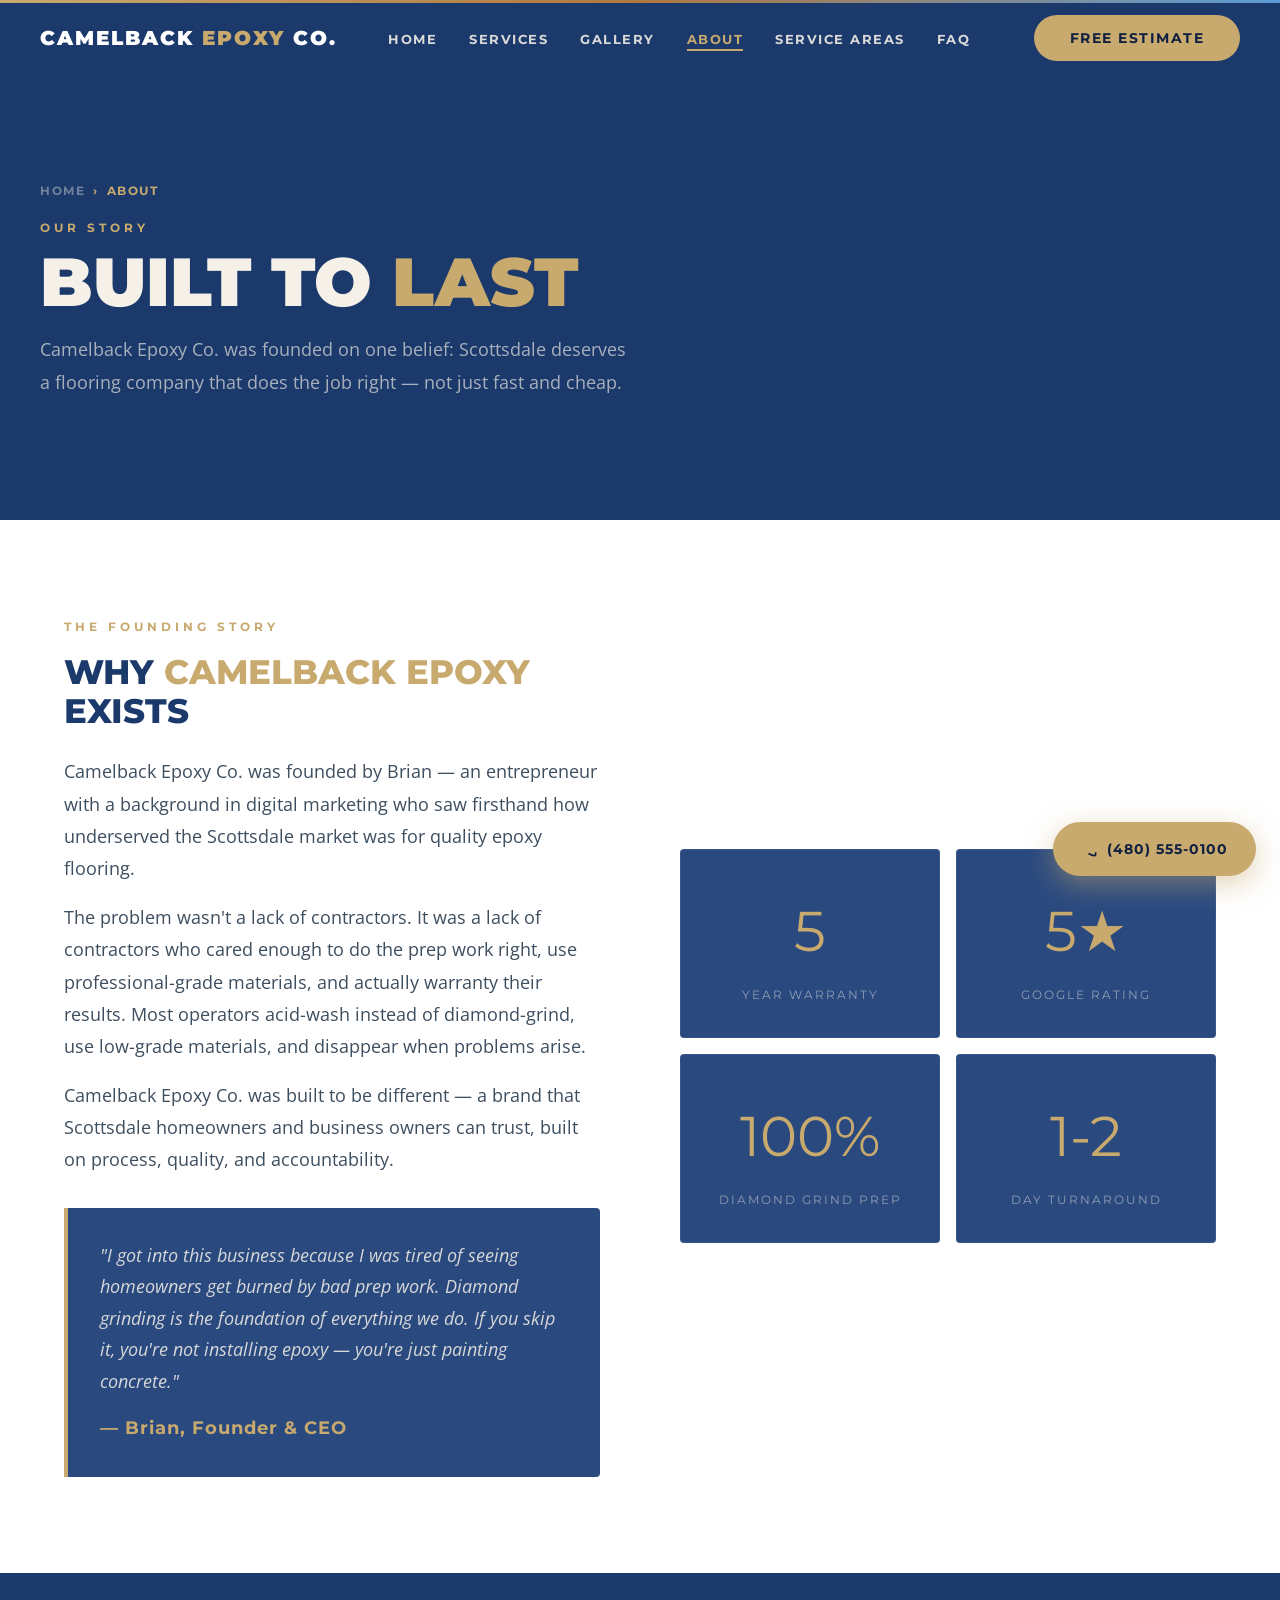
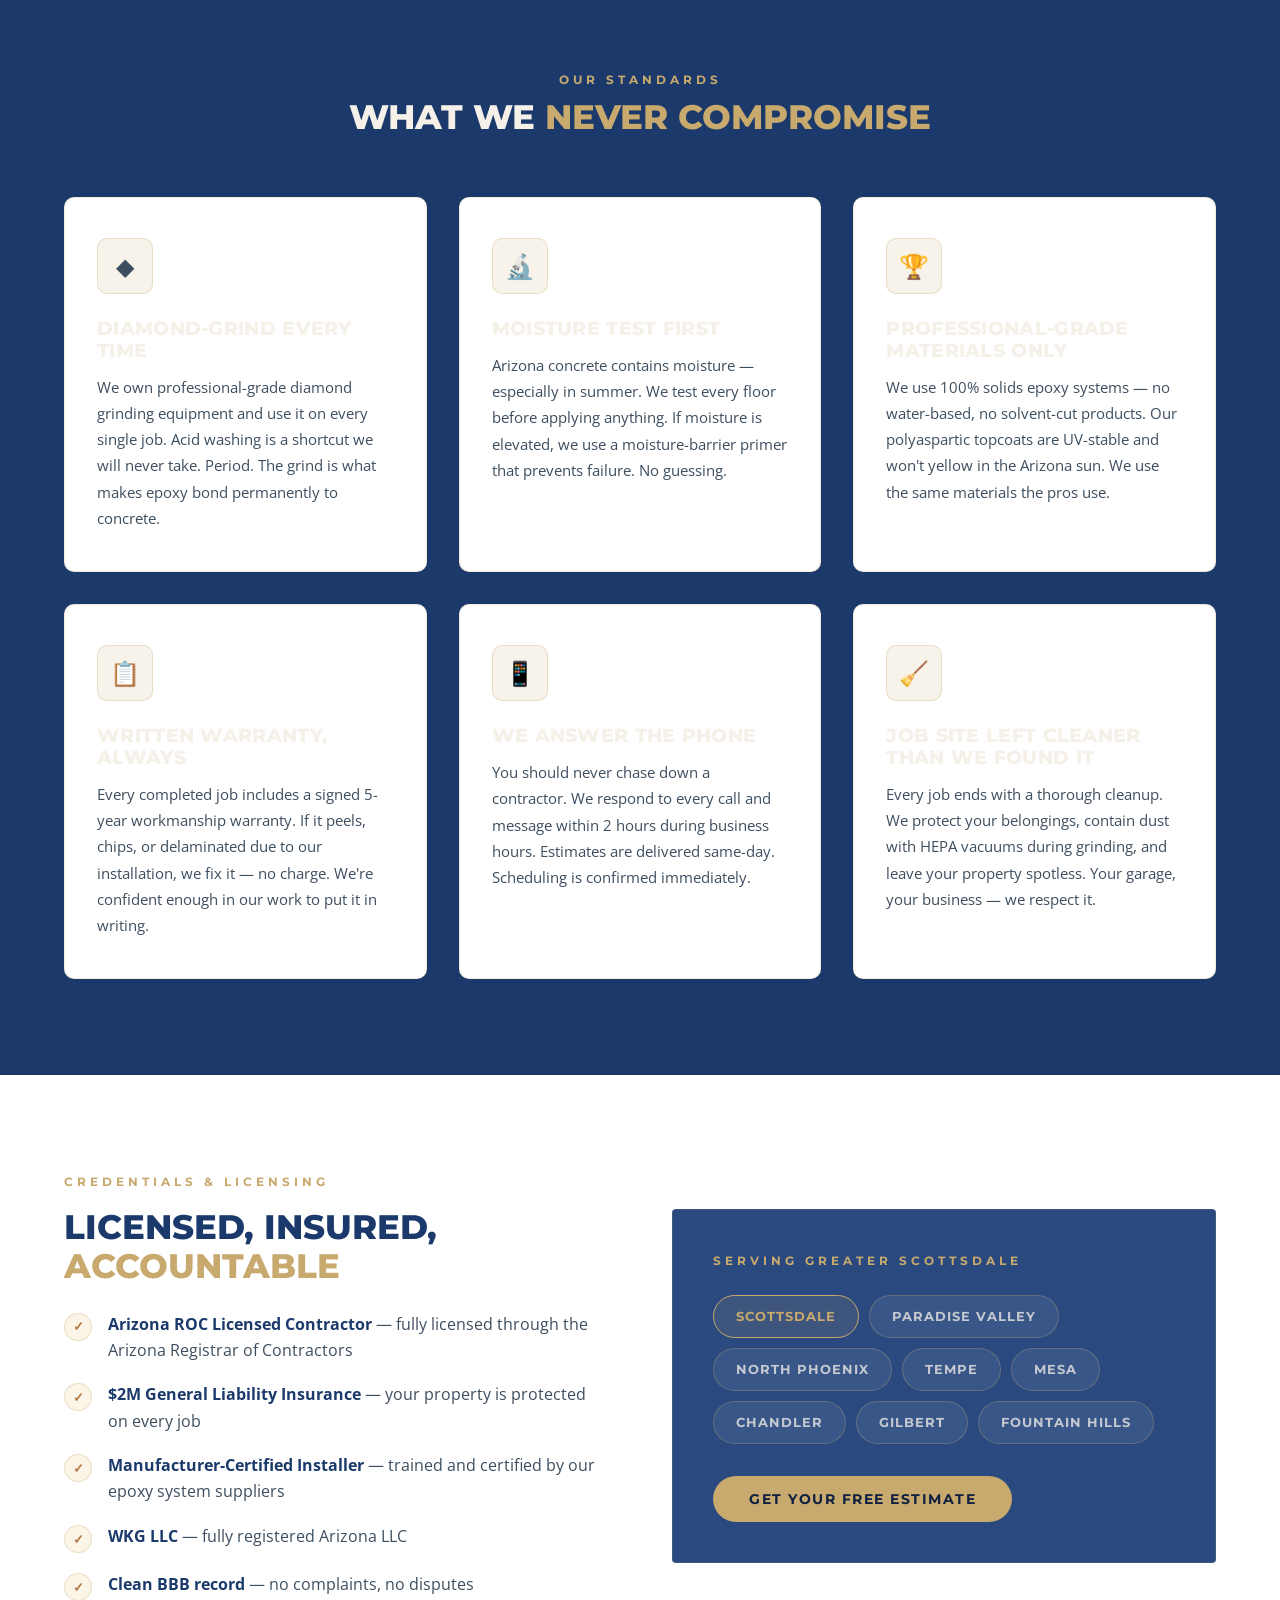
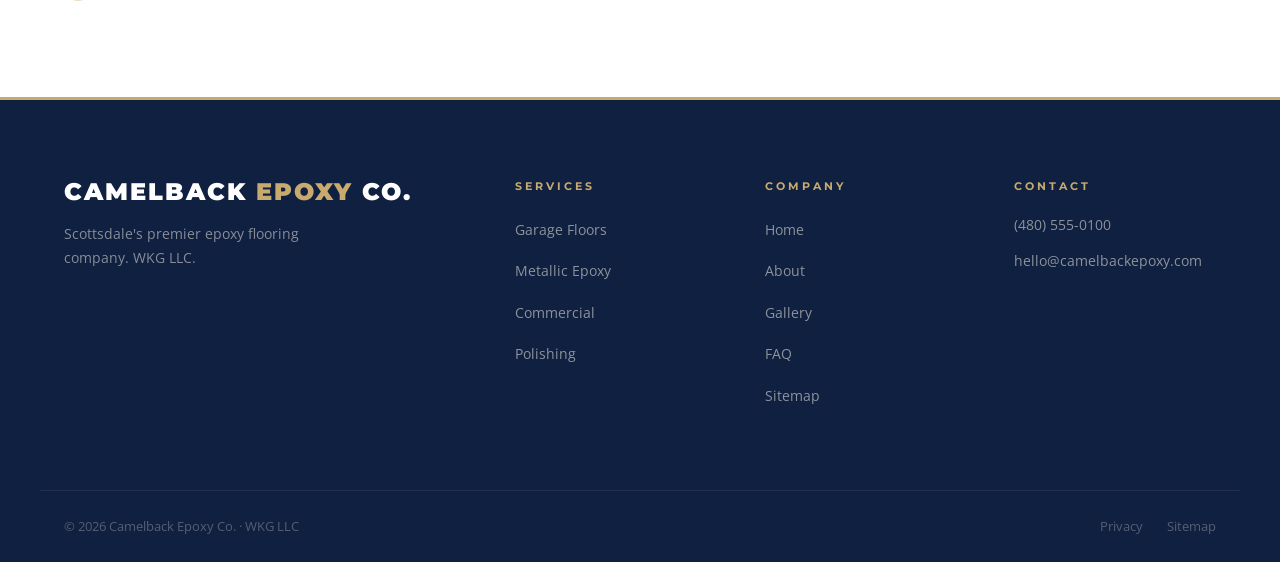
<file: about.html>
<!DOCTYPE html>
<html lang="en">
<head>
  <meta charset="UTF-8"><meta name="viewport" content="width=device-width, initial-scale=1.0">
  <meta name="description" content="About Camelback Epoxy Co. — Scottsdale's trusted epoxy flooring company. Learn about our founder, our process, our 5-year warranty, and why diamond-grind prep matters.">
  <meta name="keywords" content="about Camelback Epoxy, Scottsdale epoxy flooring company, epoxy contractor Scottsdale AZ, local epoxy company Arizona">
  <meta name="robots" content="index, follow">
  <meta property="og:title" content="About Us | Camelback Epoxy Co. Scottsdale AZ">
  <meta property="og:url" content="https://camelbackepoxy.com/about.html">
  <title>About Camelback Epoxy Co. | Scottsdale Epoxy Flooring Contractor</title>
  <link rel="canonical" href="https://camelbackepoxy.com/about.html">
  <link rel="icon" type="image/svg+xml" href="images/favicon.svg">
  <link rel="stylesheet" href="css/style.css">
</head>
<body>
<nav class="nav" role="navigation" aria-label="Main navigation">
  <div class="nav__inner">
    <a href="index.html" class="nav__logo">CAMELBACK <span>EPOXY</span> CO.</a>
    <ul class="nav__links" role="list"><li><a href="index.html">Home</a></li><li><a href="services.html">Services</a></li><li><a href="gallery.html">Gallery</a></li><li><a href="about.html">About</a></li><li><a href="service-areas.html">Service Areas</a></li><li><a href="faq.html">FAQ</a></li></ul>
    <a href="contact.html" class="btn btn--primary nav__cta">Free Estimate</a>
    <button class="nav__hamburger" aria-label="Toggle menu"><span></span><span></span><span></span></button>
  </div>
</nav>
<nav class="nav__mobile" aria-label="Mobile navigation">
  <a href="index.html">Home</a><a href="services.html">Services</a><a href="gallery.html">Gallery</a><a href="about.html">About</a><a href="service-areas.html">Areas</a><a href="faq.html">FAQ</a><a href="contact.html" class="btn btn--primary">Free Estimate</a>
</nav>

<div class="page-hero">
  <div class="page-hero__inner">
    <nav class="breadcrumb mb-16" aria-label="Breadcrumb"><a href="index.html">Home</a><span class="breadcrumb__sep" aria-hidden="true">›</span><span>About</span></nav>
    <p class="label">Our Story</p>
    <h1 class="display-lg mt-8">Built to <span class="text-sand">Last</span></h1>
    <p class="body-lg mt-16" style="color:rgba(245,240,232,0.65);max-width:600px;">Camelback Epoxy Co. was founded on one belief: Scottsdale deserves a flooring company that does the job right — not just fast and cheap.</p>
  </div>
</div>

<section class="section" aria-labelledby="story-heading">
  <div class="container">
    <div class="grid-2" style="gap:80px;align-items:center;">
      <div class="reveal">
        <p class="label mb-16">The Founding Story</p>
        <h2 class="display-sm mb-24" id="story-heading">Why <span class="text-sand">Camelback Epoxy</span> Exists</h2>
        <p class="body-lg mb-16" style="color:rgba(245,240,232,0.65);">Camelback Epoxy Co. was founded by Brian — an entrepreneur with a background in digital marketing who saw firsthand how underserved the Scottsdale market was for quality epoxy flooring.</p>
        <p class="body-lg mb-16" style="color:rgba(245,240,232,0.65);">The problem wasn't a lack of contractors. It was a lack of contractors who cared enough to do the prep work right, use professional-grade materials, and actually warranty their results. Most operators acid-wash instead of diamond-grind, use low-grade materials, and disappear when problems arise.</p>
        <p class="body-lg mb-32" style="color:rgba(245,240,232,0.65);">Camelback Epoxy Co. was built to be different — a brand that Scottsdale homeowners and business owners can trust, built on process, quality, and accountability.</p>
        <div style="padding:32px;background:var(--iron);border-left:4px solid var(--sand);border-radius:0 4px 4px 0;">
          <p style="font-size:18px;font-style:italic;color:rgba(245,240,232,0.85);line-height:1.75;">"I got into this business because I was tired of seeing homeowners get burned by bad prep work. Diamond grinding is the foundation of everything we do. If you skip it, you're not installing epoxy — you're just painting concrete."</p>
          <p style="margin-top:16px;font-family:var(--font-condensed);font-weight:700;color:var(--sand);letter-spacing:1px;">— Brian, Founder & CEO</p>
        </div>
      </div>
      <div class="reveal reveal-delay-2">
        <div style="display:grid;grid-template-columns:1fr 1fr;gap:16px;">
          <div style="background:var(--iron);border-radius:4px;padding:32px;text-align:center;border:1px solid rgba(255,255,255,0.06);">
            <div style="font-family:var(--font-display);font-size:56px;color:var(--sand);">5</div>
            <div style="font-family:var(--font-condensed);font-size:12px;letter-spacing:2px;text-transform:uppercase;color:rgba(245,240,232,0.5);margin-top:4px;">Year Warranty</div>
          </div>
          <div style="background:var(--iron);border-radius:4px;padding:32px;text-align:center;border:1px solid rgba(255,255,255,0.06);">
            <div style="font-family:var(--font-display);font-size:56px;color:var(--sand);">5★</div>
            <div style="font-family:var(--font-condensed);font-size:12px;letter-spacing:2px;text-transform:uppercase;color:rgba(245,240,232,0.5);margin-top:4px;">Google Rating</div>
          </div>
          <div style="background:var(--iron);border-radius:4px;padding:32px;text-align:center;border:1px solid rgba(255,255,255,0.06);">
            <div style="font-family:var(--font-display);font-size:56px;color:var(--sand);">100%</div>
            <div style="font-family:var(--font-condensed);font-size:12px;letter-spacing:2px;text-transform:uppercase;color:rgba(245,240,232,0.5);margin-top:4px;">Diamond Grind Prep</div>
          </div>
          <div style="background:var(--iron);border-radius:4px;padding:32px;text-align:center;border:1px solid rgba(255,255,255,0.06);">
            <div style="font-family:var(--font-display);font-size:56px;color:var(--sand);">1-2</div>
            <div style="font-family:var(--font-condensed);font-size:12px;letter-spacing:2px;text-transform:uppercase;color:rgba(245,240,232,0.5);margin-top:4px;">Day Turnaround</div>
          </div>
        </div>
      </div>
    </div>
  </div>
</section>

<section class="section section--charcoal" aria-labelledby="values-heading">
  <div class="container">
    <div class="section-header section-header--center reveal">
      <p class="label">Our Standards</p>
      <h2 class="display-sm mt-8" id="values-heading">What We <span class="text-sand">Never Compromise</span></h2>
    </div>
    <div class="grid-3">
      <div class="service-card reveal reveal-delay-1">
        <div class="service-card__icon" aria-hidden="true">◆</div>
        <h3 class="service-card__title">Diamond-Grind Every Time</h3>
        <p class="service-card__body">We own professional-grade diamond grinding equipment and use it on every single job. Acid washing is a shortcut we will never take. Period. The grind is what makes epoxy bond permanently to concrete.</p>
      </div>
      <div class="service-card reveal reveal-delay-2">
        <div class="service-card__icon" aria-hidden="true">🔬</div>
        <h3 class="service-card__title">Moisture Test First</h3>
        <p class="service-card__body">Arizona concrete contains moisture — especially in summer. We test every floor before applying anything. If moisture is elevated, we use a moisture-barrier primer that prevents failure. No guessing.</p>
      </div>
      <div class="service-card reveal reveal-delay-3">
        <div class="service-card__icon" aria-hidden="true">🏆</div>
        <h3 class="service-card__title">Professional-Grade Materials Only</h3>
        <p class="service-card__body">We use 100% solids epoxy systems — no water-based, no solvent-cut products. Our polyaspartic topcoats are UV-stable and won't yellow in the Arizona sun. We use the same materials the pros use.</p>
      </div>
      <div class="service-card reveal reveal-delay-1">
        <div class="service-card__icon" aria-hidden="true">📋</div>
        <h3 class="service-card__title">Written Warranty, Always</h3>
        <p class="service-card__body">Every completed job includes a signed 5-year workmanship warranty. If it peels, chips, or delaminated due to our installation, we fix it — no charge. We're confident enough in our work to put it in writing.</p>
      </div>
      <div class="service-card reveal reveal-delay-2">
        <div class="service-card__icon" aria-hidden="true">📱</div>
        <h3 class="service-card__title">We Answer the Phone</h3>
        <p class="service-card__body">You should never chase down a contractor. We respond to every call and message within 2 hours during business hours. Estimates are delivered same-day. Scheduling is confirmed immediately.</p>
      </div>
      <div class="service-card reveal reveal-delay-3">
        <div class="service-card__icon" aria-hidden="true">🧹</div>
        <h3 class="service-card__title">Job Site Left Cleaner Than We Found It</h3>
        <p class="service-card__body">Every job ends with a thorough cleanup. We protect your belongings, contain dust with HEPA vacuums during grinding, and leave your property spotless. Your garage, your business — we respect it.</p>
      </div>
    </div>
  </div>
</section>

<section class="section" aria-labelledby="credentials-heading">
  <div class="container">
    <div class="grid-2" style="gap:64px;align-items:center;">
      <div class="reveal">
        <p class="label mb-16">Credentials & Licensing</p>
        <h2 class="display-sm mb-24" id="credentials-heading">Licensed, Insured, <span class="text-sand">Accountable</span></h2>
        <div class="feature-list">
          <div class="feature-item"><div class="feature-icon" aria-hidden="true">✓</div><p class="feature-text"><strong>Arizona ROC Licensed Contractor</strong> — fully licensed through the Arizona Registrar of Contractors</p></div>
          <div class="feature-item"><div class="feature-icon" aria-hidden="true">✓</div><p class="feature-text"><strong>$2M General Liability Insurance</strong> — your property is protected on every job</p></div>
          <div class="feature-item"><div class="feature-icon" aria-hidden="true">✓</div><p class="feature-text"><strong>Manufacturer-Certified Installer</strong> — trained and certified by our epoxy system suppliers</p></div>
          <div class="feature-item"><div class="feature-icon" aria-hidden="true">✓</div><p class="feature-text"><strong>WKG LLC</strong> — fully registered Arizona LLC</p></div>
          <div class="feature-item"><div class="feature-icon" aria-hidden="true">✓</div><p class="feature-text"><strong>Clean BBB record</strong> — no complaints, no disputes</p></div>
        </div>
      </div>
      <div class="reveal reveal-delay-2">
        <div style="background:var(--iron);border-radius:4px;padding:40px;border:1px solid rgba(200,169,110,0.15);">
          <p class="label mb-24">Serving Greater Scottsdale</p>
          <div class="area-tags">
            <span class="area-tag area-tag--active">Scottsdale</span>
            <span class="area-tag">Paradise Valley</span>
            <span class="area-tag">North Phoenix</span>
            <span class="area-tag">Tempe</span>
            <span class="area-tag">Mesa</span>
            <span class="area-tag">Chandler</span>
            <span class="area-tag">Gilbert</span>
            <span class="area-tag">Fountain Hills</span>
          </div>
          <div class="mt-32">
            <a href="contact.html" class="btn btn--primary">Get Your Free Estimate</a>
          </div>
        </div>
      </div>
    </div>
  </div>
</section>

<footer class="footer" role="contentinfo">
  <div class="footer__main">
    <div class="footer__brand"><a href="index.html" class="nav__logo">CAMELBACK <span>EPOXY</span> CO.</a><p>Scottsdale's premier epoxy flooring company. WKG LLC.</p></div>
    <div><h4 class="footer__heading">Services</h4><ul class="footer__links" role="list"><li><a href="services.html#residential">Garage Floors</a></li><li><a href="services.html#metallic">Metallic Epoxy</a></li><li><a href="services.html#commercial">Commercial</a></li><li><a href="services.html#polishing">Polishing</a></li></ul></div>
    <div><h4 class="footer__heading">Company</h4><ul class="footer__links" role="list"><li><a href="index.html">Home</a></li><li><a href="about.html">About</a></li><li><a href="gallery.html">Gallery</a></li><li><a href="faq.html">FAQ</a></li><li><a href="sitemap.html">Sitemap</a></li></ul></div>
    <div><h4 class="footer__heading">Contact</h4><div class="footer__contact-item"><a href="tel:4805550100">(480) 555-0100</a></div><div class="footer__contact-item"><a href="mailto:hello@camelbackepoxy.com">hello@camelbackepoxy.com</a></div></div>
  </div>
  <div class="footer__bottom"><p class="footer__copy">© 2026 Camelback Epoxy Co. · WKG LLC</p><div class="footer__legal"><a href="privacy.html">Privacy</a><a href="sitemap.html">Sitemap</a></div></div>
</footer>
<div class="sticky-cta"><a href="tel:4805550100" class="sticky-cta__phone" aria-label="Call us"><svg width="16" height="16" viewBox="0 0 24 24" fill="none" stroke="currentColor" stroke-width="2.5"><path d="M22 16.92v3a2 2 0 0 1-2.18 2 19.79 19.79 0 0 1-8.63-3.07"/></svg>(480) 555-0100</a></div>
<script src="js/main.js"></script>
</body>
</html>
</file>
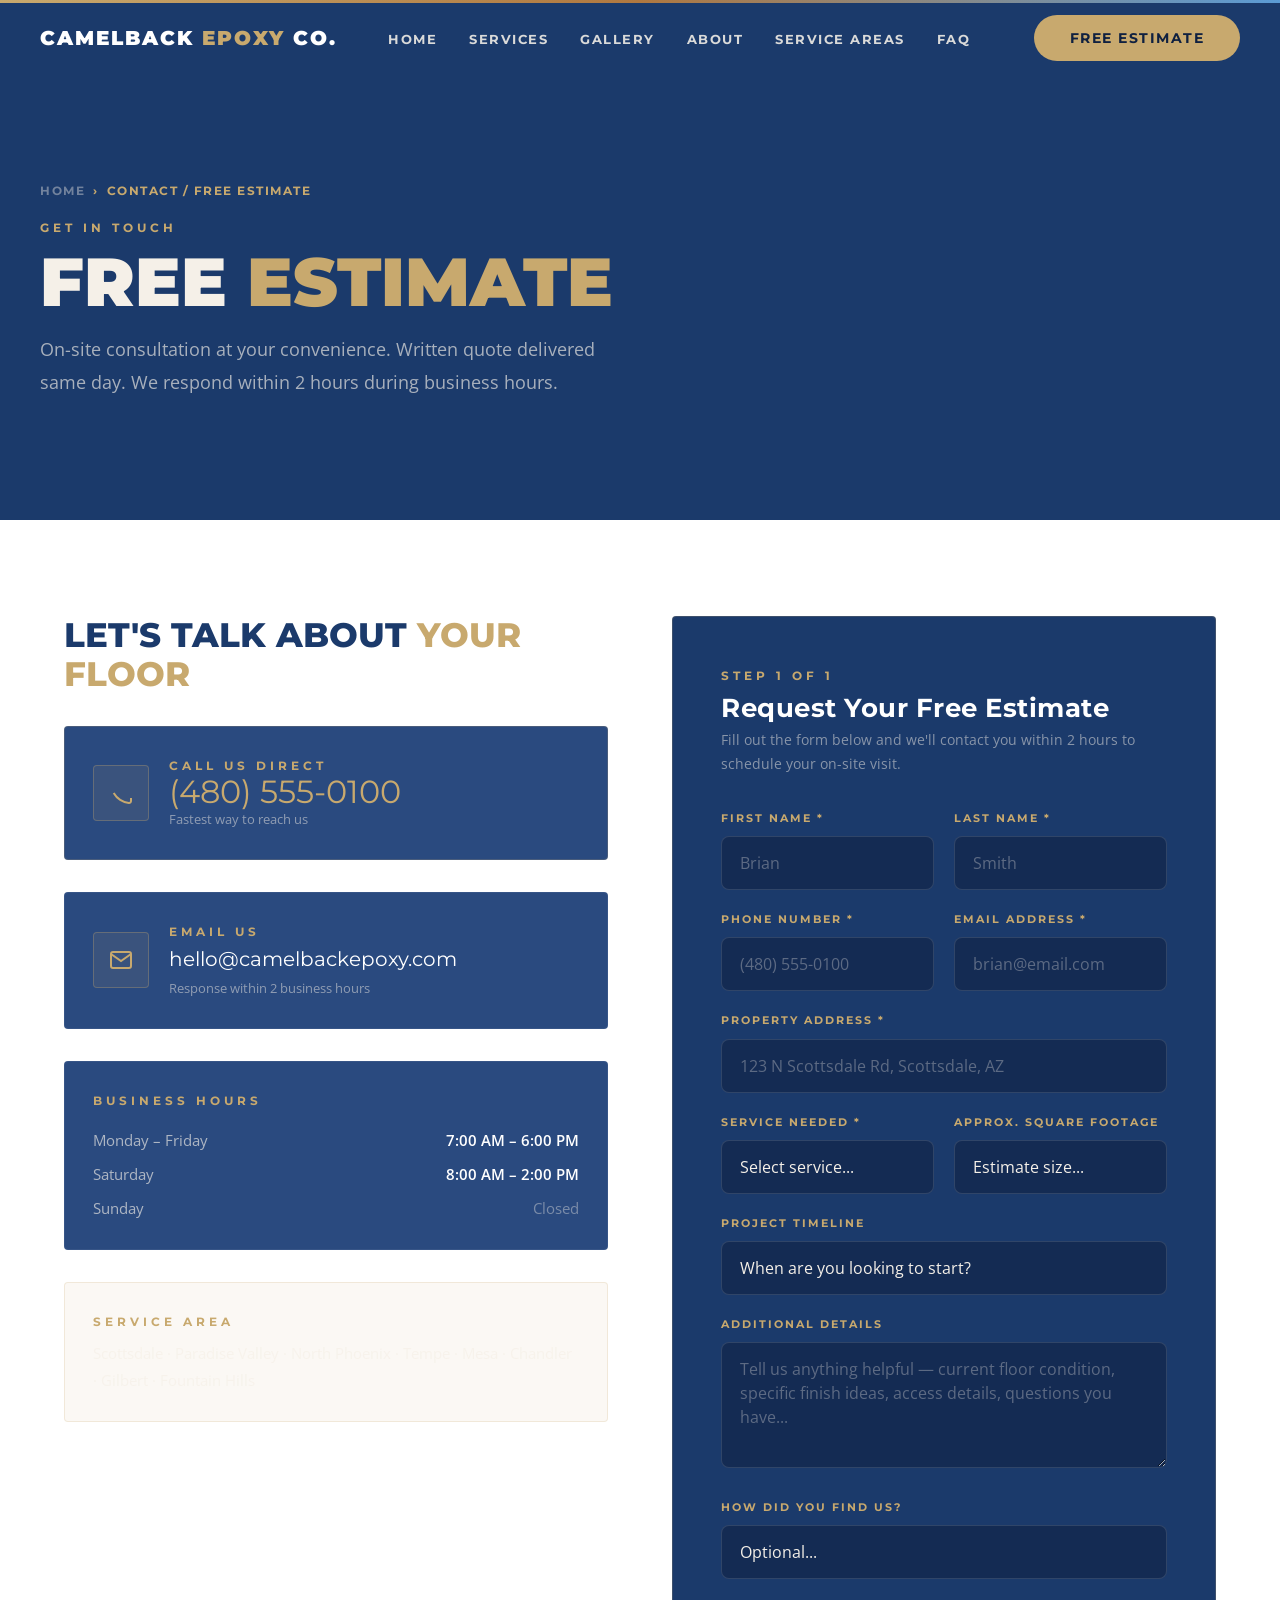
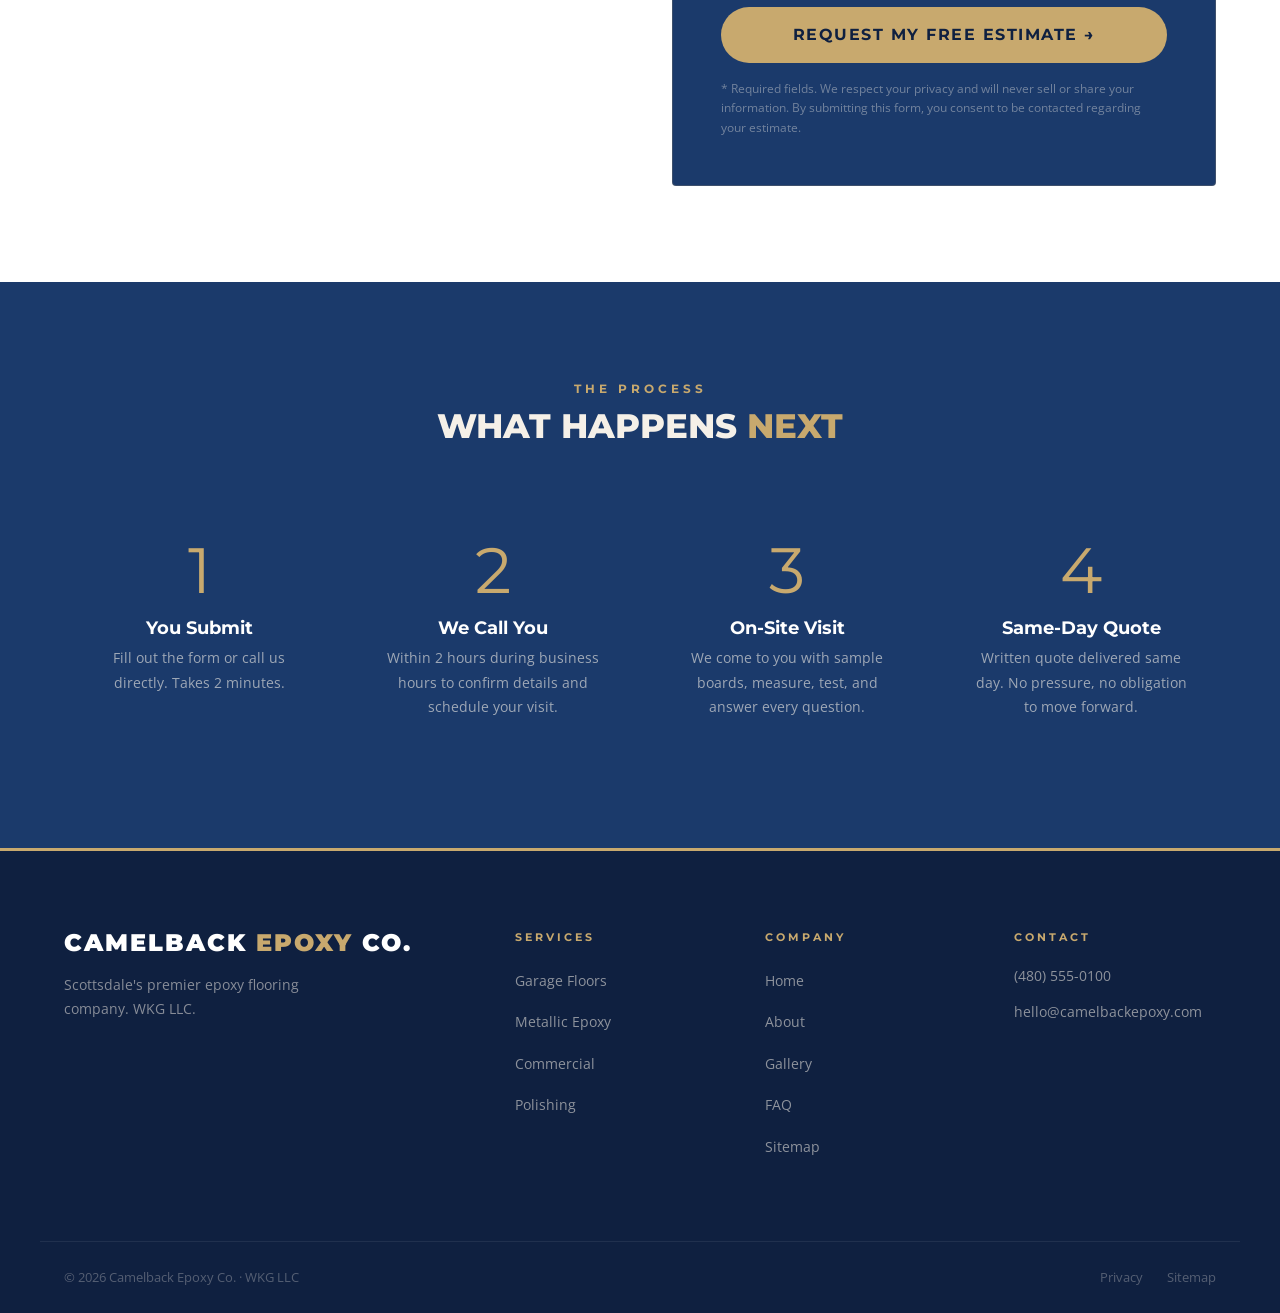
<file: contact.html>
<!DOCTYPE html>
<html lang="en">
<head>
  <meta charset="UTF-8">
  <meta name="viewport" content="width=device-width, initial-scale=1.0">
  <meta name="description" content="Contact Camelback Epoxy Co. for a free epoxy flooring estimate in Scottsdale, AZ. Call (480) 555-0100 or fill out our form. Same-day response during business hours.">
  <meta name="keywords" content="epoxy flooring estimate Scottsdale, contact epoxy company Scottsdale, free floor estimate Arizona, garage epoxy quote Scottsdale AZ">
  <meta name="robots" content="index, follow">
  <meta property="og:title" content="Free Estimate | Camelback Epoxy Co. Scottsdale AZ">
  <meta property="og:description" content="Request your free epoxy flooring estimate. On-site consultation, same-day written quote. Serving Scottsdale and Greater Phoenix.">
  <meta property="og:url" content="https://camelbackepoxy.com/contact.html">
  <script type="application/ld+json">
  {
    "@context": "https://schema.org",
    "@type": "ContactPage",
    "name": "Contact Camelback Epoxy Co.",
    "url": "https://camelbackepoxy.com/contact.html",
    "mainEntity": {
      "@type": "LocalBusiness",
      "name": "Camelback Epoxy Co.",
      "telephone": "(480) 555-0100",
      "email": "hello@camelbackepoxy.com",
      "address": { "@type": "PostalAddress", "addressLocality": "Scottsdale", "addressRegion": "AZ" },
      "openingHours": ["Mo-Fr 07:00-18:00", "Sa 08:00-14:00"]
    }
  }
  </script>
  <title>Free Estimate | Contact Camelback Epoxy Co. Scottsdale AZ</title>
  <link rel="canonical" href="https://camelbackepoxy.com/contact.html">
  <link rel="icon" type="image/svg+xml" href="images/favicon.svg">
  <link rel="stylesheet" href="css/style.css">
</head>
<body>

<nav class="nav" role="navigation" aria-label="Main navigation">
  <div class="nav__inner">
    <a href="index.html" class="nav__logo">CAMELBACK <span>EPOXY</span> CO.</a>
    <ul class="nav__links" role="list">
      <li><a href="index.html">Home</a></li><li><a href="services.html">Services</a></li>
      <li><a href="gallery.html">Gallery</a></li><li><a href="about.html">About</a></li>
      <li><a href="service-areas.html">Service Areas</a></li><li><a href="faq.html">FAQ</a></li>
    </ul>
    <a href="contact.html" class="btn btn--primary nav__cta">Free Estimate</a>
    <button class="nav__hamburger" aria-label="Toggle menu"><span></span><span></span><span></span></button>
  </div>
</nav>
<nav class="nav__mobile" aria-label="Mobile navigation">
  <a href="index.html">Home</a><a href="services.html">Services</a><a href="gallery.html">Gallery</a>
  <a href="about.html">About</a><a href="service-areas.html">Areas</a><a href="faq.html">FAQ</a>
  <a href="contact.html" class="btn btn--primary">Free Estimate</a>
</nav>

<div class="page-hero">
  <div class="page-hero__inner">
    <nav class="breadcrumb mb-16" aria-label="Breadcrumb">
      <a href="index.html">Home</a><span class="breadcrumb__sep" aria-hidden="true">›</span><span>Contact / Free Estimate</span>
    </nav>
    <p class="label">Get In Touch</p>
    <h1 class="display-lg mt-8">Free <span class="text-sand">Estimate</span></h1>
    <p class="body-lg mt-16" style="color:rgba(245,240,232,0.65);max-width:600px;">On-site consultation at your convenience. Written quote delivered same day. We respond within 2 hours during business hours.</p>
  </div>
</div>

<section class="section" aria-labelledby="contact-heading">
  <div class="container">
    <div class="grid-2" style="gap:64px;align-items:flex-start;">

      <!-- Contact Info -->
      <div>
        <h2 class="display-sm mb-32 reveal" id="contact-heading">Let's Talk About <span class="text-sand">Your Floor</span></h2>
        <div style="display:flex;flex-direction:column;gap:32px;">
          <div class="reveal">
            <a href="tel:4805550100" style="display:flex;align-items:center;gap:20px;padding:28px;background:var(--iron);border-radius:4px;border:1px solid rgba(200,169,110,0.2);transition:all 0.3s;" onmouseover="this.style.borderColor='var(--sand)'" onmouseout="this.style.borderColor='rgba(200,169,110,0.2)'">
              <div style="width:56px;height:56px;background:rgba(200,169,110,0.1);border:1px solid rgba(200,169,110,0.3);border-radius:4px;display:flex;align-items:center;justify-content:center;color:var(--sand);flex-shrink:0;">
                <svg width="24" height="24" viewBox="0 0 24 24" fill="none" stroke="currentColor" stroke-width="2"><path d="M22 16.92v3a2 2 0 0 1-2.18 2 19.79 19.79 0 0 1-8.63-3.07A19.5 19.5 0 0 1 4.69 12"/></svg>
              </div>
              <div>
                <p class="label mb-4">Call Us Direct</p>
                <p style="font-family:var(--font-display);font-size:32px;color:var(--sand);line-height:1;">(480) 555-0100</p>
                <p style="font-size:13px;color:rgba(245,240,232,0.5);">Fastest way to reach us</p>
              </div>
            </a>
          </div>
          <div class="reveal reveal-delay-1">
            <a href="mailto:hello@camelbackepoxy.com" style="display:flex;align-items:center;gap:20px;padding:28px;background:var(--iron);border-radius:4px;border:1px solid rgba(255,255,255,0.06);transition:all 0.3s;" onmouseover="this.style.borderColor='rgba(200,169,110,0.3)'" onmouseout="this.style.borderColor='rgba(255,255,255,0.06)'">
              <div style="width:56px;height:56px;background:rgba(200,169,110,0.1);border:1px solid rgba(200,169,110,0.3);border-radius:4px;display:flex;align-items:center;justify-content:center;color:var(--sand);flex-shrink:0;">
                <svg width="24" height="24" viewBox="0 0 24 24" fill="none" stroke="currentColor" stroke-width="2"><path d="M4 4h16c1.1 0 2 .9 2 2v12c0 1.1-.9 2-2 2H4c-1.1 0-2-.9-2-2V6c0-1.1.9-2 2-2z"/><polyline points="22,6 12,13 2,6"/></svg>
              </div>
              <div>
                <p class="label mb-4">Email Us</p>
                <p style="font-family:var(--font-condensed);font-size:20px;color:var(--white);">hello@camelbackepoxy.com</p>
                <p style="font-size:13px;color:rgba(245,240,232,0.5);">Response within 2 business hours</p>
              </div>
            </a>
          </div>
          <div class="reveal reveal-delay-2" style="padding:28px;background:var(--iron);border-radius:4px;border:1px solid rgba(255,255,255,0.06);">
            <p class="label mb-16">Business Hours</p>
            <div style="display:flex;flex-direction:column;gap:8px;">
              <div style="display:flex;justify-content:space-between;font-size:15px;"><span style="color:rgba(245,240,232,0.65);">Monday – Friday</span><span style="color:var(--white);font-weight:600;">7:00 AM – 6:00 PM</span></div>
              <div style="display:flex;justify-content:space-between;font-size:15px;"><span style="color:rgba(245,240,232,0.65);">Saturday</span><span style="color:var(--white);font-weight:600;">8:00 AM – 2:00 PM</span></div>
              <div style="display:flex;justify-content:space-between;font-size:15px;"><span style="color:rgba(245,240,232,0.65);">Sunday</span><span style="color:rgba(245,240,232,0.4);">Closed</span></div>
            </div>
          </div>
          <div class="reveal reveal-delay-3" style="padding:28px;background:rgba(200,169,110,0.08);border-radius:4px;border:1px solid rgba(200,169,110,0.2);">
            <p class="label mb-8">Service Area</p>
            <p style="font-size:15px;color:rgba(245,240,232,0.75);">Scottsdale · Paradise Valley · North Phoenix · Tempe · Mesa · Chandler · Gilbert · Fountain Hills</p>
          </div>
        </div>
      </div>

      <!-- Main Form -->
      <div class="lead-form reveal reveal-delay-1" style="background:var(--charcoal);border:1px solid rgba(200,169,110,0.2);border-radius:4px;padding:48px;" role="complementary">
        <p class="label mb-8">Step 1 of 1</p>
        <h3 style="font-family:var(--font-condensed);font-size:26px;font-weight:700;color:var(--white);margin-bottom:4px;letter-spacing:0.5px;">Request Your Free Estimate</h3>
        <p style="font-size:14px;color:rgba(245,240,232,0.5);margin-bottom:32px;">Fill out the form below and we'll contact you within 2 hours to schedule your on-site visit.</p>
        <form action="https://formspree.io/f/YOUR_FORM_ID" method="POST" novalidate aria-label="Estimate request form">
          <input type="hidden" name="_subject" value="New Estimate Request - Camelback Epoxy Co.">
          <input type="hidden" name="_next" value="https://camelbackepoxy.com/thank-you.html">
          <div class="form-row">
            <div class="form-group">
              <label class="form-label" for="c-name">First Name *</label>
              <input type="text" id="c-name" name="first_name" class="form-input" placeholder="Brian" required autocomplete="given-name">
            </div>
            <div class="form-group">
              <label class="form-label" for="c-last">Last Name *</label>
              <input type="text" id="c-last" name="last_name" class="form-input" placeholder="Smith" required autocomplete="family-name">
            </div>
          </div>
          <div class="form-row">
            <div class="form-group">
              <label class="form-label" for="c-phone">Phone Number *</label>
              <input type="tel" id="c-phone" name="phone" class="form-input" placeholder="(480) 555-0100" required autocomplete="tel">
            </div>
            <div class="form-group">
              <label class="form-label" for="c-email">Email Address *</label>
              <input type="email" id="c-email" name="email" class="form-input" placeholder="brian@email.com" required autocomplete="email">
            </div>
          </div>
          <div class="form-group">
            <label class="form-label" for="c-address">Property Address *</label>
            <input type="text" id="c-address" name="address" class="form-input" placeholder="123 N Scottsdale Rd, Scottsdale, AZ" required autocomplete="street-address">
          </div>
          <div class="form-row">
            <div class="form-group">
              <label class="form-label" for="c-service">Service Needed *</label>
              <select id="c-service" name="service" class="form-select" required>
                <option value="" disabled selected>Select service...</option>
                <option value="residential-flake">Residential Garage — Flake System</option>
                <option value="residential-metallic">Residential Garage — Metallic</option>
                <option value="residential-solid">Residential Garage — Solid Color</option>
                <option value="commercial-warehouse">Commercial — Warehouse/Industrial</option>
                <option value="commercial-retail">Commercial — Retail/Restaurant</option>
                <option value="dealership">Auto Dealership Floor</option>
                <option value="polishing">Concrete Polishing</option>
                <option value="maintenance">Maintenance/Recoating</option>
                <option value="other">Other / Not Sure</option>
              </select>
            </div>
            <div class="form-group">
              <label class="form-label" for="c-sqft">Approx. Square Footage</label>
              <select id="c-sqft" name="square_footage" class="form-select">
                <option value="" disabled selected>Estimate size...</option>
                <option value="under-500">Under 500 sq ft</option>
                <option value="500-1000">500 – 1,000 sq ft</option>
                <option value="1000-3000">1,000 – 3,000 sq ft</option>
                <option value="3000-10000">3,000 – 10,000 sq ft</option>
                <option value="over-10000">Over 10,000 sq ft</option>
                <option value="unknown">Not Sure</option>
              </select>
            </div>
          </div>
          <div class="form-group">
            <label class="form-label" for="c-timeline">Project Timeline</label>
            <select id="c-timeline" name="timeline" class="form-select">
              <option value="" disabled selected>When are you looking to start?</option>
              <option value="asap">ASAP — ready to book</option>
              <option value="1-month">Within 1 month</option>
              <option value="1-3-months">1–3 months</option>
              <option value="planning">Just planning / getting quotes</option>
            </select>
          </div>
          <div class="form-group">
            <label class="form-label" for="c-message">Additional Details</label>
            <textarea id="c-message" name="message" class="form-textarea" placeholder="Tell us anything helpful — current floor condition, specific finish ideas, access details, questions you have..." rows="4"></textarea>
          </div>
          <div class="form-group">
            <label class="form-label" for="c-source">How Did You Find Us?</label>
            <select id="c-source" name="lead_source" class="form-select">
              <option value="" disabled selected>Optional...</option>
              <option value="google-search">Google Search</option>
              <option value="google-maps">Google Maps</option>
              <option value="referral">Referral from a friend/neighbor</option>
              <option value="nextdoor">Nextdoor</option>
              <option value="facebook">Facebook / Instagram</option>
              <option value="yard-sign">Yard Sign</option>
              <option value="other">Other</option>
            </select>
          </div>
          <button type="submit" class="btn btn--primary mt-8" style="width:100%;justify-content:center;font-size:16px;padding:20px;">
            Request My Free Estimate →
          </button>
          <p class="form-disclaimer mt-16">* Required fields. We respect your privacy and will never sell or share your information. By submitting this form, you consent to be contacted regarding your estimate.</p>
        </form>
      </div>
    </div>
  </div>
</section>

<!-- What to Expect -->
<section class="section section--charcoal" aria-labelledby="expect-heading">
  <div class="container">
    <div class="section-header section-header--center reveal">
      <p class="label">The Process</p>
      <h2 class="display-sm mt-8" id="expect-heading">What Happens <span class="text-sand">Next</span></h2>
    </div>
    <div class="grid-4">
      <div class="reveal reveal-delay-1" style="text-align:center;padding:32px 24px;">
        <div style="font-family:var(--font-display);font-size:64px;color:var(--sand);line-height:1;margin-bottom:16px;">1</div>
        <h3 style="font-family:var(--font-condensed);font-size:18px;font-weight:700;color:var(--white);margin-bottom:8px;">You Submit</h3>
        <p style="font-size:14px;color:rgba(245,240,232,0.6);">Fill out the form or call us directly. Takes 2 minutes.</p>
      </div>
      <div class="reveal reveal-delay-2" style="text-align:center;padding:32px 24px;">
        <div style="font-family:var(--font-display);font-size:64px;color:var(--sand);line-height:1;margin-bottom:16px;">2</div>
        <h3 style="font-family:var(--font-condensed);font-size:18px;font-weight:700;color:var(--white);margin-bottom:8px;">We Call You</h3>
        <p style="font-size:14px;color:rgba(245,240,232,0.6);">Within 2 hours during business hours to confirm details and schedule your visit.</p>
      </div>
      <div class="reveal reveal-delay-3" style="text-align:center;padding:32px 24px;">
        <div style="font-family:var(--font-display);font-size:64px;color:var(--sand);line-height:1;margin-bottom:16px;">3</div>
        <h3 style="font-family:var(--font-condensed);font-size:18px;font-weight:700;color:var(--white);margin-bottom:8px;">On-Site Visit</h3>
        <p style="font-size:14px;color:rgba(245,240,232,0.6);">We come to you with sample boards, measure, test, and answer every question.</p>
      </div>
      <div class="reveal reveal-delay-4" style="text-align:center;padding:32px 24px;">
        <div style="font-family:var(--font-display);font-size:64px;color:var(--sand);line-height:1;margin-bottom:16px;">4</div>
        <h3 style="font-family:var(--font-condensed);font-size:18px;font-weight:700;color:var(--white);margin-bottom:8px;">Same-Day Quote</h3>
        <p style="font-size:14px;color:rgba(245,240,232,0.6);">Written quote delivered same day. No pressure, no obligation to move forward.</p>
      </div>
    </div>
  </div>
</section>

<footer class="footer" role="contentinfo">
  <div class="footer__main">
    <div class="footer__brand"><a href="index.html" class="nav__logo">CAMELBACK <span>EPOXY</span> CO.</a><p>Scottsdale's premier epoxy flooring company. WKG LLC.</p></div>
    <div><h4 class="footer__heading">Services</h4><ul class="footer__links" role="list"><li><a href="services.html#residential">Garage Floors</a></li><li><a href="services.html#metallic">Metallic Epoxy</a></li><li><a href="services.html#commercial">Commercial</a></li><li><a href="services.html#polishing">Polishing</a></li></ul></div>
    <div><h4 class="footer__heading">Company</h4><ul class="footer__links" role="list"><li><a href="index.html">Home</a></li><li><a href="about.html">About</a></li><li><a href="gallery.html">Gallery</a></li><li><a href="faq.html">FAQ</a></li><li><a href="sitemap.html">Sitemap</a></li></ul></div>
    <div><h4 class="footer__heading">Contact</h4><div class="footer__contact-item"><a href="tel:4805550100">(480) 555-0100</a></div><div class="footer__contact-item"><a href="mailto:hello@camelbackepoxy.com">hello@camelbackepoxy.com</a></div></div>
  </div>
  <div class="footer__bottom"><p class="footer__copy">© 2026 Camelback Epoxy Co. · WKG LLC</p><div class="footer__legal"><a href="privacy.html">Privacy</a><a href="sitemap.html">Sitemap</a></div></div>
</footer>
<script src="js/main.js"></script>
</body>
</html>
</file>
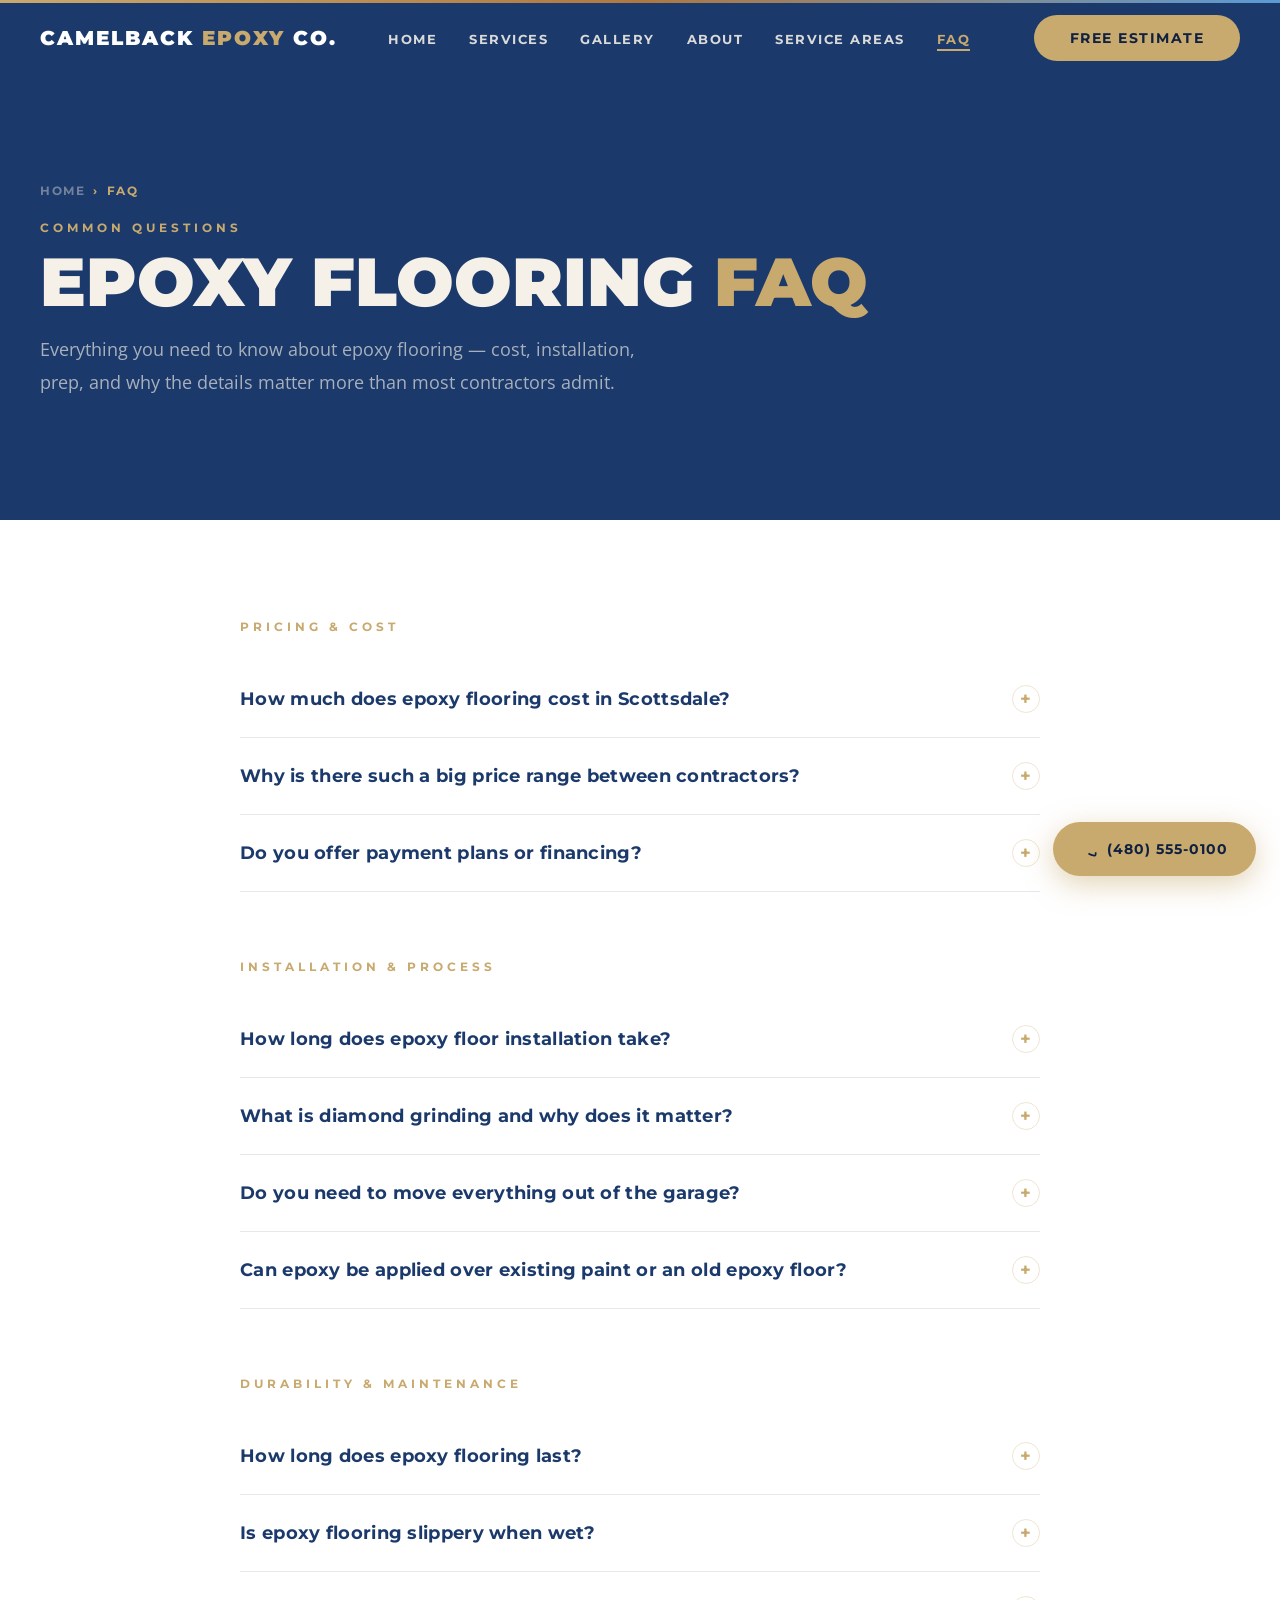
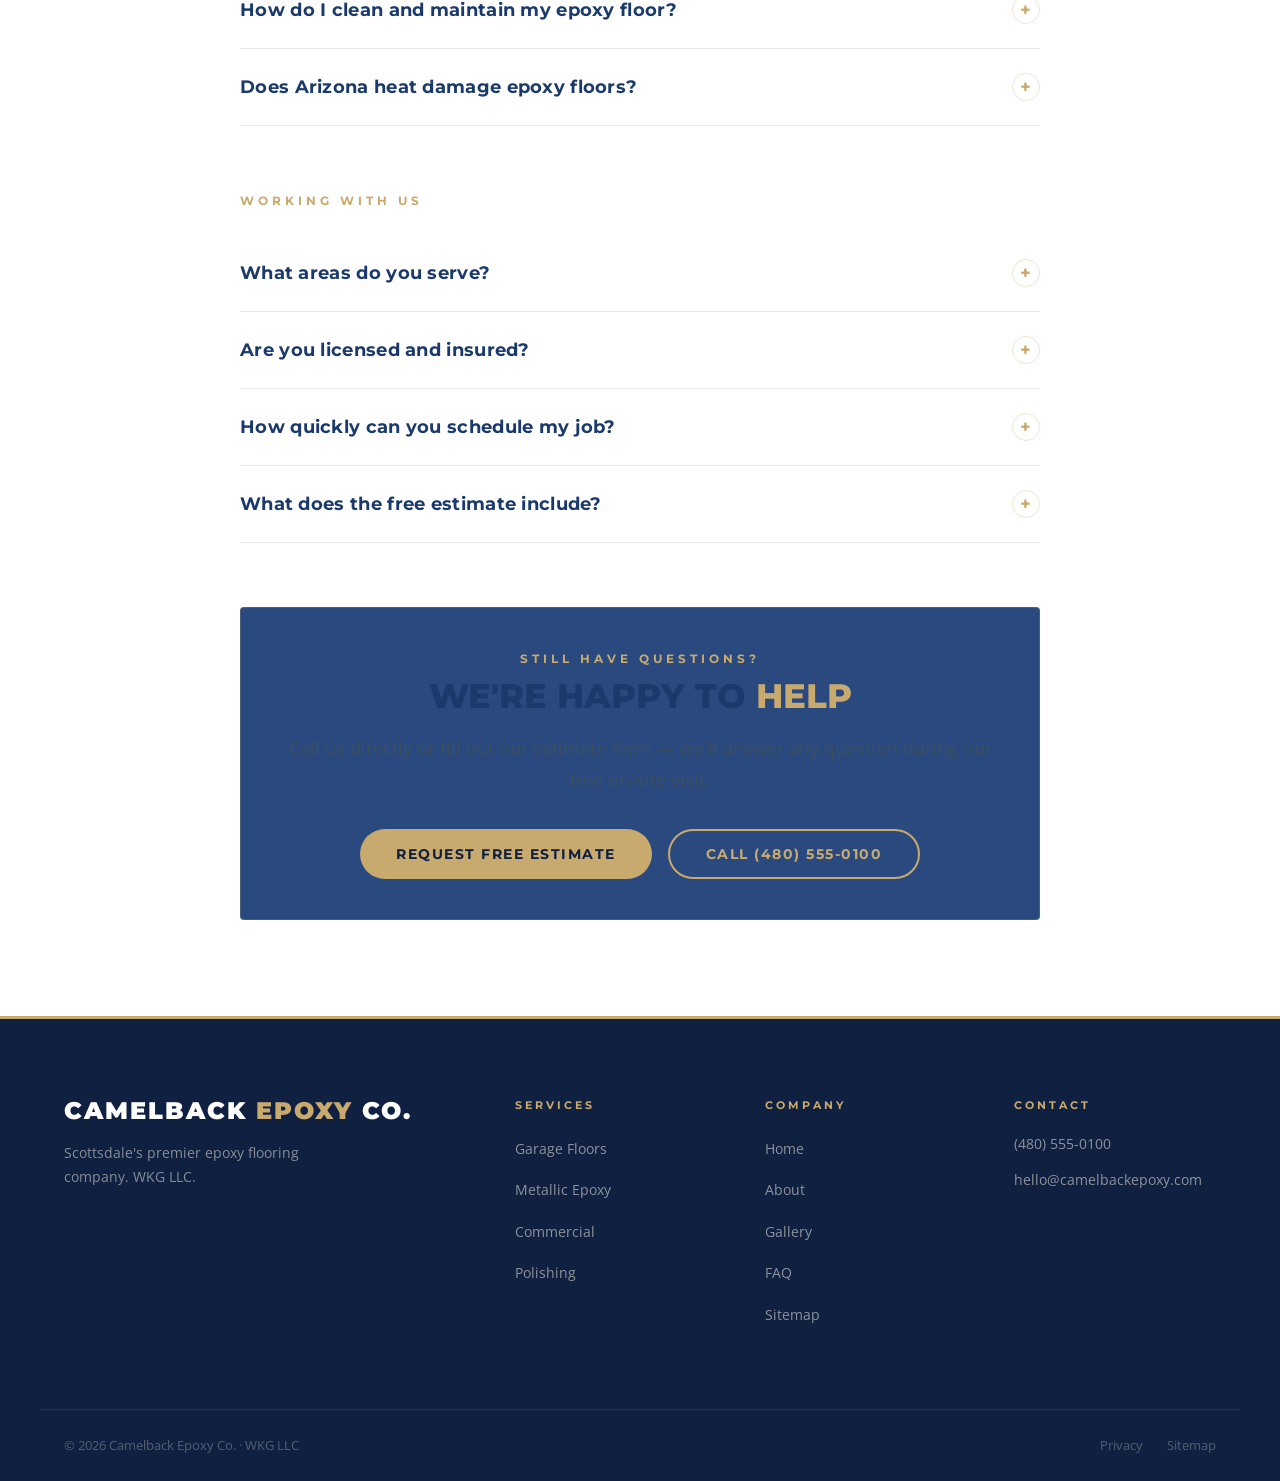
<file: faq.html>
<!DOCTYPE html>
<html lang="en">
<head>
  <meta charset="UTF-8"><meta name="viewport" content="width=device-width, initial-scale=1.0">
  <meta name="description" content="Frequently asked questions about epoxy flooring in Scottsdale, AZ. Learn about cost, installation time, diamond grinding, warranties, and what makes Camelback Epoxy Co. different.">
  <meta name="keywords" content="epoxy flooring FAQ Scottsdale, how much does epoxy floor cost Arizona, epoxy floor installation time, garage epoxy questions, diamond grind vs acid wash epoxy">
  <meta name="robots" content="index, follow">
  <meta property="og:title" content="Epoxy Flooring FAQ | Camelback Epoxy Co. Scottsdale AZ">
  <meta property="og:url" content="https://camelbackepoxy.com/faq.html">
  <script type="application/ld+json">
  {
    "@context": "https://schema.org",
    "@type": "FAQPage",
    "mainEntity": [
      { "@type": "Question", "name": "How much does epoxy flooring cost in Scottsdale?", "acceptedAnswer": { "@type": "Answer", "text": "Residential garage floors typically range from $3.50 to $8.50 per square foot depending on the system chosen. A standard 2-car garage (500 sq ft) with flake broadcast system runs $1,750 to $2,500. Metallic epoxy systems start at $5.50/sq ft. Commercial pricing varies by scope but starts at $2.50/sq ft for warehouse systems." } },
      { "@type": "Question", "name": "How long does epoxy floor installation take?", "acceptedAnswer": { "@type": "Answer", "text": "Most residential garage floors are completed in 1 day. Day 1 includes diamond grinding, crack repair, primer coat, base coat, flake broadcast, and topcoat. We ask clients to stay off the floor for 24 hours after completion. Larger commercial jobs typically run 2-5 days depending on square footage." } },
      { "@type": "Question", "name": "What is diamond grinding and why does it matter?", "acceptedAnswer": { "@type": "Answer", "text": "Diamond grinding uses industrial diamond-segment grinding heads to mechanically profile the concrete surface, creating millions of microscopic pores for the epoxy to bond into. It is far superior to acid washing because it creates a stronger mechanical bond, removes more surface contamination, and allows for proper moisture testing. Floors prepped with acid wash are far more likely to delaminate or peel." } },
      { "@type": "Question", "name": "How long does epoxy flooring last?", "acceptedAnswer": { "@type": "Answer", "text": "Properly installed epoxy floors with diamond-grind preparation and quality materials last 15-20+ years under normal conditions. We back our work with a 5-year workmanship warranty. The Arizona climate is actually favorable for epoxy longevity — heat does not degrade well-installed epoxy systems." } },
      { "@type": "Question", "name": "Do you serve Paradise Valley, Phoenix, Tempe, and Mesa?", "acceptedAnswer": { "@type": "Answer", "text": "Yes. We serve the entire Greater Scottsdale metro including Scottsdale, Paradise Valley, North Phoenix, Tempe, Mesa, Chandler, Gilbert, and Fountain Hills." } }
    ]
  }
  </script>
  <title>Epoxy Flooring FAQ Scottsdale AZ | Camelback Epoxy Co.</title>
  <link rel="canonical" href="https://camelbackepoxy.com/faq.html">
  <link rel="icon" type="image/svg+xml" href="images/favicon.svg">
  <link rel="stylesheet" href="css/style.css">
</head>
<body>
<nav class="nav" role="navigation" aria-label="Main navigation">
  <div class="nav__inner">
    <a href="index.html" class="nav__logo">CAMELBACK <span>EPOXY</span> CO.</a>
    <ul class="nav__links" role="list"><li><a href="index.html">Home</a></li><li><a href="services.html">Services</a></li><li><a href="gallery.html">Gallery</a></li><li><a href="about.html">About</a></li><li><a href="service-areas.html">Service Areas</a></li><li><a href="faq.html">FAQ</a></li></ul>
    <a href="contact.html" class="btn btn--primary nav__cta">Free Estimate</a>
    <button class="nav__hamburger" aria-label="Toggle menu"><span></span><span></span><span></span></button>
  </div>
</nav>
<nav class="nav__mobile" aria-label="Mobile navigation">
  <a href="index.html">Home</a><a href="services.html">Services</a><a href="gallery.html">Gallery</a><a href="about.html">About</a><a href="service-areas.html">Areas</a><a href="faq.html">FAQ</a><a href="contact.html" class="btn btn--primary">Free Estimate</a>
</nav>

<div class="page-hero">
  <div class="page-hero__inner">
    <nav class="breadcrumb mb-16" aria-label="Breadcrumb"><a href="index.html">Home</a><span class="breadcrumb__sep" aria-hidden="true">›</span><span>FAQ</span></nav>
    <p class="label">Common Questions</p>
    <h1 class="display-lg mt-8">Epoxy Flooring <span class="text-sand">FAQ</span></h1>
    <p class="body-lg mt-16" style="color:rgba(245,240,232,0.65);max-width:600px;">Everything you need to know about epoxy flooring — cost, installation, prep, and why the details matter more than most contractors admit.</p>
  </div>
</div>

<section class="section" aria-labelledby="faq-heading">
  <div class="container">
    <div style="max-width:800px;margin:0 auto;">
      <h2 class="visually-hidden" id="faq-heading">Frequently Asked Questions</h2>

      <div style="margin-bottom:64px;">
        <p class="label mb-24 reveal">Pricing & Cost</p>
        <div class="faq-item reveal">
          <button class="faq-question" aria-expanded="false">How much does epoxy flooring cost in Scottsdale?<span class="faq-icon" aria-hidden="true">+</span></button>
          <div class="faq-answer" role="region"><p>Residential garage floors in Scottsdale typically run <strong>$3.50 to $8.50 per square foot</strong> depending on the system, size of the space, and current floor condition. Here's a general breakdown:</p><br><p>• Standard flake system (most popular): $3.50–$5.00/sq ft<br>• Metallic epoxy: $5.50–$8.50/sq ft<br>• Solid color / quartz: $3.00–$4.50/sq ft<br>• Commercial warehouse: $2.50–$4.50/sq ft</p><br><p>A standard 2-car garage (~500 sq ft) with a flake system typically runs between <strong>$1,750 and $2,500 installed</strong>. We provide exact written quotes after an on-site visit — no phone guessing.</p></div>
        </div>
        <div class="faq-item reveal">
          <button class="faq-question" aria-expanded="false">Why is there such a big price range between contractors?<span class="faq-icon" aria-hidden="true">+</span></button>
          <div class="faq-answer" role="region"><p>The biggest price difference comes down to <strong>prep method and material quality</strong>. Contractors who acid-wash (instead of diamond-grind) and use water-based or solvent-cut epoxies can quote $1.50–$2.50/sq ft — but those floors frequently peel within 1–3 years.</p><br><p>We use professional-grade 100% solids epoxy, diamond-grinding equipment, and moisture testing on every job. It costs more upfront, but the floor lasts 15–20+ years instead of 2–3. Our 5-year warranty reflects that confidence.</p></div>
        </div>
        <div class="faq-item reveal">
          <button class="faq-question" aria-expanded="false">Do you offer payment plans or financing?<span class="faq-icon" aria-hidden="true">+</span></button>
          <div class="faq-answer" role="region"><p>Currently, we require a <strong>50% deposit to book your job</strong>, with the remaining balance due on completion. We accept check, cash, Zelle, Venmo, and major credit cards. We are exploring financing partnerships — contact us to ask about current options.</p></div>
        </div>
      </div>

      <div style="margin-bottom:64px;">
        <p class="label mb-24 reveal">Installation & Process</p>
        <div class="faq-item reveal">
          <button class="faq-question" aria-expanded="false">How long does epoxy floor installation take?<span class="faq-icon" aria-hidden="true">+</span></button>
          <div class="faq-answer" role="region"><p>Most residential garage floors are <strong>completed in a single day</strong>. Here's a typical timeline:</p><br><p>• <strong>Day 1 (7am–4pm):</strong> Diamond grind entire surface, edge detailing, crack repair, primer coat, base coat, decorative flake broadcast, full polyaspartic topcoat<br>• <strong>24 hours:</strong> Stay off the floor completely<br>• <strong>48–72 hours:</strong> Light foot traffic OK<br>• <strong>7 days:</strong> Safe for vehicles</p><br><p>Metallic epoxy systems and commercial jobs typically require 2+ days due to additional cure windows between coats.</p></div>
        </div>
        <div class="faq-item reveal">
          <button class="faq-question" aria-expanded="false">What is diamond grinding and why does it matter?<span class="faq-icon" aria-hidden="true">+</span></button>
          <div class="faq-answer" role="region"><p>Diamond grinding uses industrial diamond-segment heads attached to a propane or electric grinder to mechanically profile the concrete surface. The grinding removes surface contamination, laitance (weak surface layer), and old coatings — and creates millions of microscopic pores that the epoxy bonds into.</p><br><p><strong>Acid washing</strong> — what many budget contractors use — creates a chemical etch rather than a mechanical profile. It's weaker, less consistent, and doesn't remove contamination. It also generates harsh fumes and creates disposal challenges.</p><br><p>The statistics speak for themselves: the vast majority of epoxy failures trace back to inadequate surface preparation. Diamond grinding is non-negotiable on every Camelback Epoxy job.</p></div>
        </div>
        <div class="faq-item reveal">
          <button class="faq-question" aria-expanded="false">Do you need to move everything out of the garage?<span class="faq-icon" aria-hidden="true">+</span></button>
          <div class="faq-answer" role="region"><p>Yes — the garage floor must be <strong>completely clear</strong> of vehicles, storage, shelving, and belongings before we arrive. We cannot work around items on the floor. We recommend moving vehicles out the night before and emptying the space completely.</p><br><p>We protect walls, baseboards, and garage doors with masking tape. Our HEPA vacuum system contains most dust during grinding, but a light dust in the garage is normal — we clean up thoroughly before leaving.</p></div>
        </div>
        <div class="faq-item reveal">
          <button class="faq-question" aria-expanded="false">Can epoxy be applied over existing paint or an old epoxy floor?<span class="faq-icon" aria-hidden="true">+</span></button>
          <div class="faq-answer" role="region"><p>It depends on the condition. We assess every floor on-site before quoting. In many cases, old paint or epoxy must be <strong>fully removed via diamond grinding</strong> before a new system is applied — applying new epoxy over a failing old coating guarantees failure.</p><br><p>If the existing coating is well-bonded and in good condition, we may be able to grind and recoat. We'll give you an honest assessment and not suggest unnecessary work.</p></div>
        </div>
      </div>

      <div style="margin-bottom:64px;">
        <p class="label mb-24 reveal">Durability & Maintenance</p>
        <div class="faq-item reveal">
          <button class="faq-question" aria-expanded="false">How long does epoxy flooring last?<span class="faq-icon" aria-hidden="true">+</span></button>
          <div class="faq-answer" role="region"><p>Properly installed epoxy floors with diamond-grind prep and quality materials last <strong>15–20+ years</strong> under normal use. Our polyaspartic topcoat is UV-stable, so it won't yellow in the Arizona sun (a common problem with cheaper UV-reactive epoxy topcoats).</p><br><p>We back every installation with a <strong>5-year written workmanship warranty</strong> — the best in the Scottsdale market.</p></div>
        </div>
        <div class="faq-item reveal">
          <button class="faq-question" aria-expanded="false">Is epoxy flooring slippery when wet?<span class="faq-icon" aria-hidden="true">+</span></button>
          <div class="faq-answer" role="region"><p>Standard epoxy with a smooth topcoat can be slippery when wet. That's why we include a <strong>light aluminum oxide anti-slip additive</strong> in our topcoat on all residential garage floors by default — it provides excellent traction without noticeably affecting the floor's appearance.</p><br><p>For commercial applications (restaurants, warehouses), we use a heavier grit additive and can customize the slip resistance level to meet OSHA or health code requirements.</p></div>
        </div>
        <div class="faq-item reveal">
          <button class="faq-question" aria-expanded="false">How do I clean and maintain my epoxy floor?<span class="faq-icon" aria-hidden="true">+</span></button>
          <div class="faq-answer" role="region"><p>Epoxy floors are remarkably easy to maintain:</p><br><p>• <strong>Daily/weekly:</strong> Sweep or dust mop to remove grit<br>• <strong>Mopping:</strong> Warm water with a pH-neutral cleaner (we recommend simple dish soap). Avoid vinegar, citrus cleaners, or any acidic cleaner.<br>• <strong>Stains:</strong> Clean spills promptly. Oil, grease, and automotive fluids wipe up easily with a degreaser.<br>• <strong>Annual:</strong> Consider a professional inspection and light cleaning around Year 3–5 to assess topcoat condition</p><br><p>We provide a maintenance guide with every completed job.</p></div>
        </div>
        <div class="faq-item reveal">
          <button class="faq-question" aria-expanded="false">Does Arizona heat damage epoxy floors?<span class="faq-icon" aria-hidden="true">+</span></button>
          <div class="faq-answer" role="region"><p>Arizona heat actually highlights the importance of using quality materials. Cheap water-based epoxies and solvent-cut products can soften, discolor, or delaminate under extreme heat — especially in garages that reach 130°F+ in summer.</p><br><p>Our 100% solids epoxy systems and UV-stable polyaspartic topcoats are specifically engineered for high-heat environments. They won't yellow, soften, or delaminate due to Arizona temperatures. This is one of the main reasons we refuse to use budget materials.</p></div>
        </div>
      </div>

      <div>
        <p class="label mb-24 reveal">Working With Us</p>
        <div class="faq-item reveal">
          <button class="faq-question" aria-expanded="false">What areas do you serve?<span class="faq-icon" aria-hidden="true">+</span></button>
          <div class="faq-answer" role="region"><p>We serve the Greater Scottsdale metro area including: <strong>Scottsdale, Paradise Valley, North Phoenix, Tempe, Mesa, Chandler, Gilbert, and Fountain Hills</strong>. If you're outside these areas, contact us — we evaluate projects case by case for larger commercial jobs.</p></div>
        </div>
        <div class="faq-item reveal">
          <button class="faq-question" aria-expanded="false">Are you licensed and insured?<span class="faq-icon" aria-hidden="true">+</span></button>
          <div class="faq-answer" role="region"><p>Yes. Camelback Epoxy Co. operates under <strong>WKG LLC</strong> and holds a valid <strong>Arizona ROC (Registrar of Contractors) license</strong> and carries <strong>$2 million in general liability insurance</strong>. We can provide proof of insurance and license number on request. Never hire an unlicensed flooring contractor.</p></div>
        </div>
        <div class="faq-item reveal">
          <button class="faq-question" aria-expanded="false">How quickly can you schedule my job?<span class="faq-icon" aria-hidden="true">+</span></button>
          <div class="faq-answer" role="region"><p>Most residential jobs are scheduled within <strong>5–10 business days</strong> of signing and deposit. We'll give you specific availability during your estimate visit. For commercial jobs, we work around your schedule to minimize business disruption — including early morning or weekend starts when needed.</p></div>
        </div>
        <div class="faq-item reveal">
          <button class="faq-question" aria-expanded="false">What does the free estimate include?<span class="faq-icon" aria-hidden="true">+</span></button>
          <div class="faq-answer" role="region"><p>Our free on-site estimate includes:</p><br><p>• Full assessment of your floor (concrete condition, cracks, previous coatings)<br>• Moisture testing<br>• Physical sample boards — see colors and finishes in your actual space<br>• Detailed written quote (same day)<br>• Honest recommendation on best system for your needs and budget<br>• Zero pressure — no obligation to move forward</p></div>
        </div>
      </div>

      <div class="mt-64 reveal" style="background:var(--iron);border-radius:4px;padding:40px;border:1px solid rgba(200,169,110,0.2);text-align:center;">
        <p class="label mb-8">Still Have Questions?</p>
        <h3 class="display-sm mb-16">We're Happy to <span class="text-sand">Help</span></h3>
        <p class="body-lg mb-32" style="color:rgba(245,240,232,0.65);">Call us directly or fill out our estimate form — we'll answer any question during our free on-site visit.</p>
        <div class="btn-group" style="justify-content:center;">
          <a href="contact.html" class="btn btn--primary">Request Free Estimate</a>
          <a href="tel:4805550100" class="btn btn--outline-sand">Call (480) 555-0100</a>
        </div>
      </div>
    </div>
  </div>
</section>

<footer class="footer" role="contentinfo">
  <div class="footer__main">
    <div class="footer__brand"><a href="index.html" class="nav__logo">CAMELBACK <span>EPOXY</span> CO.</a><p>Scottsdale's premier epoxy flooring company. WKG LLC.</p></div>
    <div><h4 class="footer__heading">Services</h4><ul class="footer__links" role="list"><li><a href="services.html#residential">Garage Floors</a></li><li><a href="services.html#metallic">Metallic Epoxy</a></li><li><a href="services.html#commercial">Commercial</a></li><li><a href="services.html#polishing">Polishing</a></li></ul></div>
    <div><h4 class="footer__heading">Company</h4><ul class="footer__links" role="list"><li><a href="index.html">Home</a></li><li><a href="about.html">About</a></li><li><a href="gallery.html">Gallery</a></li><li><a href="faq.html">FAQ</a></li><li><a href="sitemap.html">Sitemap</a></li></ul></div>
    <div><h4 class="footer__heading">Contact</h4><div class="footer__contact-item"><a href="tel:4805550100">(480) 555-0100</a></div><div class="footer__contact-item"><a href="mailto:hello@camelbackepoxy.com">hello@camelbackepoxy.com</a></div></div>
  </div>
  <div class="footer__bottom"><p class="footer__copy">© 2026 Camelback Epoxy Co. · WKG LLC</p><div class="footer__legal"><a href="privacy.html">Privacy</a><a href="sitemap.html">Sitemap</a></div></div>
</footer>
<div class="sticky-cta"><a href="tel:4805550100" class="sticky-cta__phone" aria-label="Call us"><svg width="16" height="16" viewBox="0 0 24 24" fill="none" stroke="currentColor" stroke-width="2.5"><path d="M22 16.92v3a2 2 0 0 1-2.18 2 19.79 19.79 0 0 1-8.63-3.07"/></svg>(480) 555-0100</a></div>
<script src="js/main.js"></script>
</body>
</html>
</file>
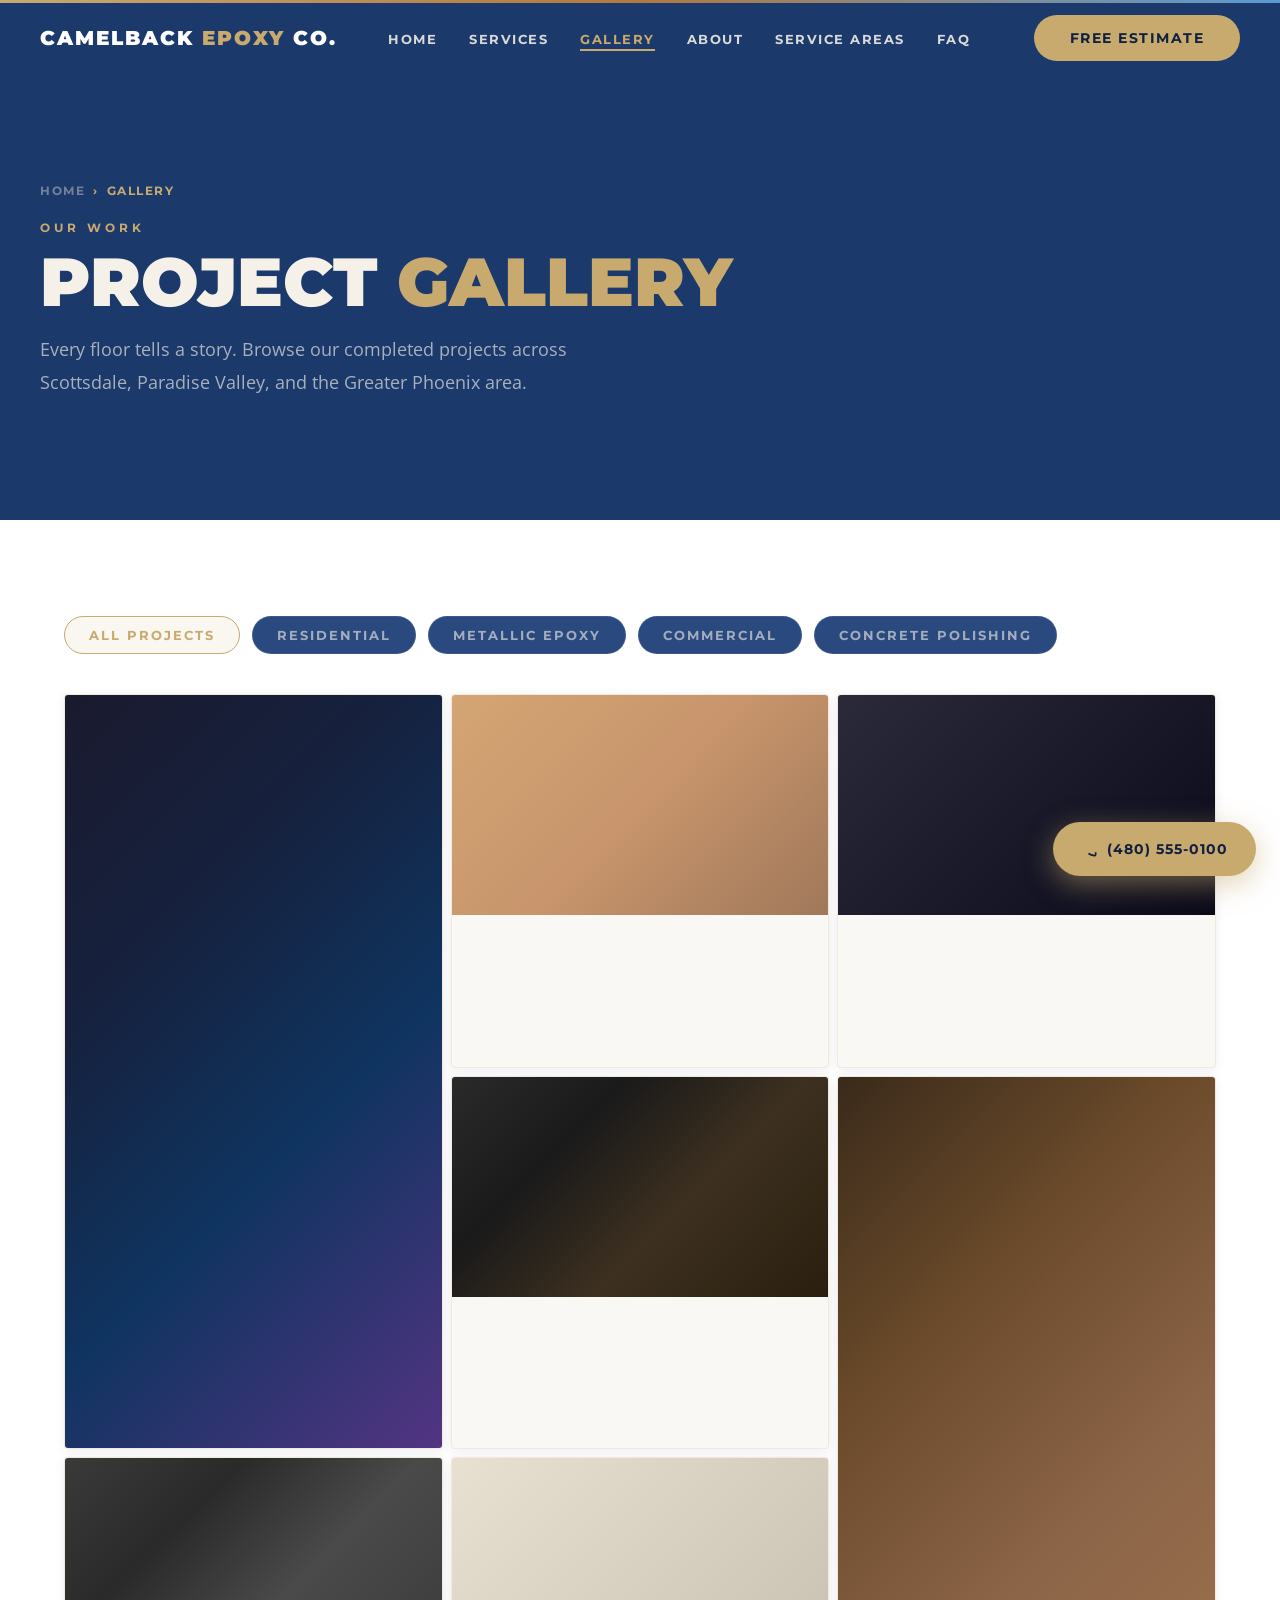
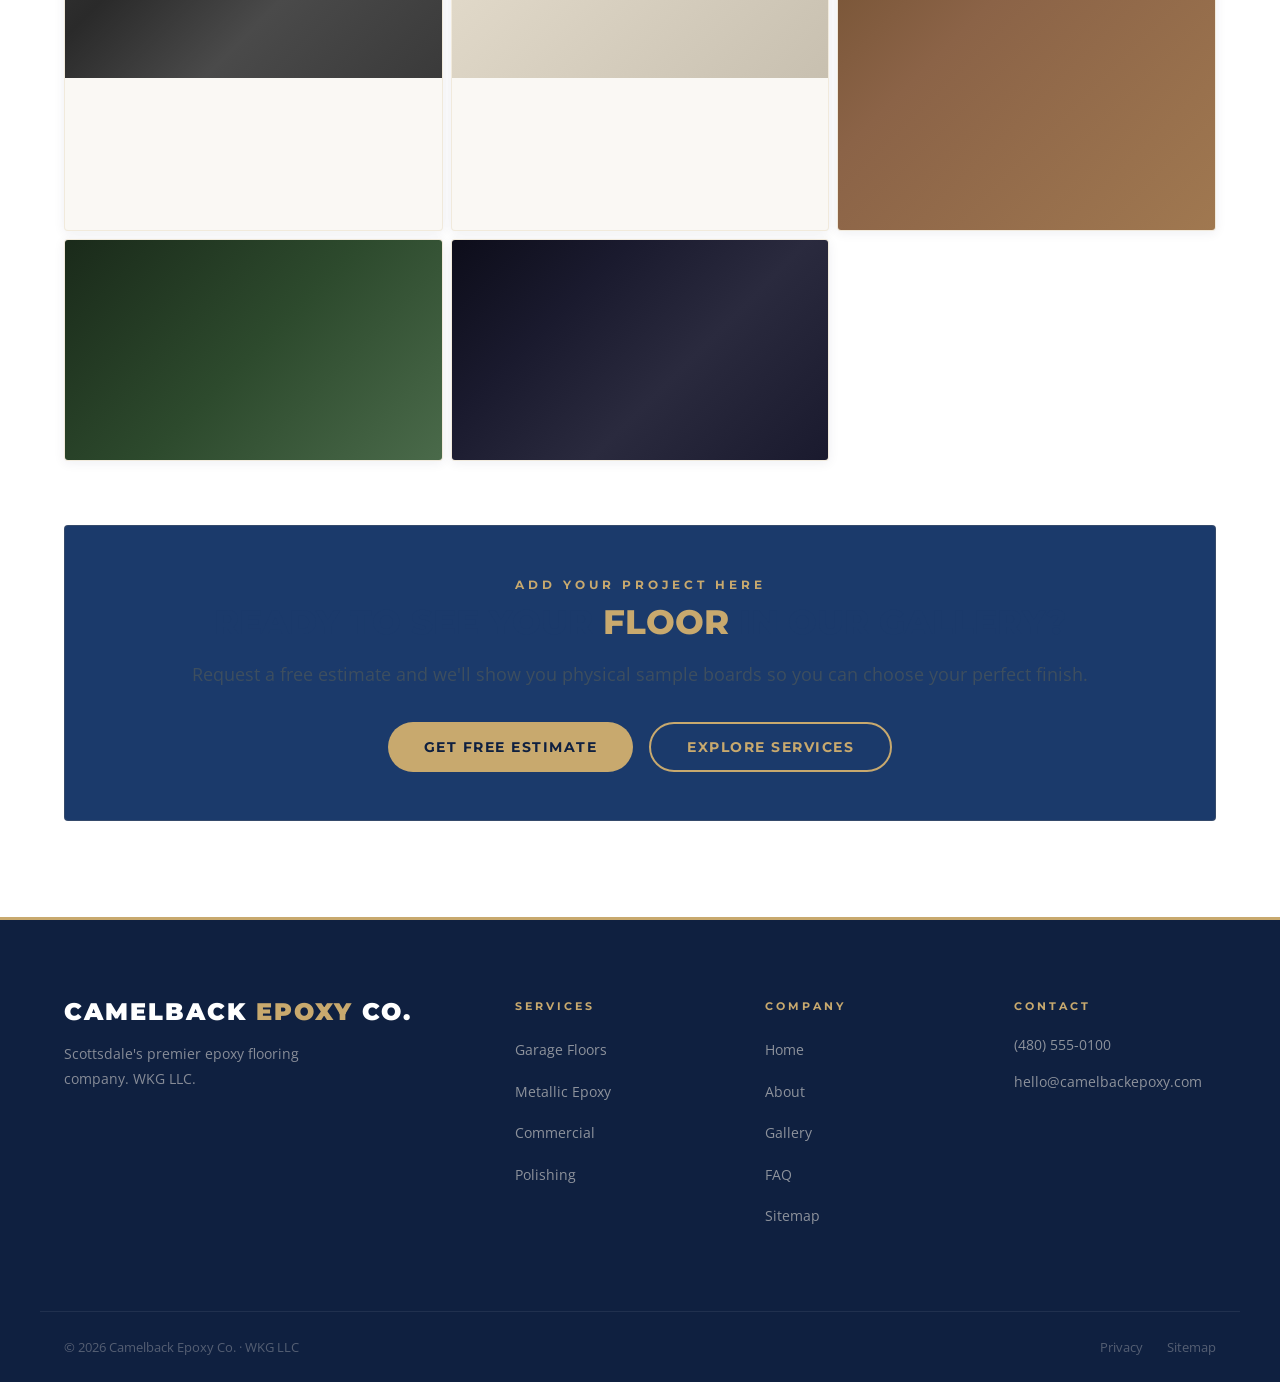
<file: gallery.html>
<!DOCTYPE html>
<html lang="en">
<head>
  <meta charset="UTF-8"><meta name="viewport" content="width=device-width, initial-scale=1.0">
  <meta name="description" content="View Camelback Epoxy Co.'s project gallery — garage floors, metallic epoxy, commercial flooring, and concrete polishing in Scottsdale, Paradise Valley, and the Greater Phoenix area.">
  <meta name="keywords" content="epoxy floor gallery Scottsdale, garage epoxy before after Arizona, metallic epoxy photos Scottsdale, commercial epoxy floor photos Arizona">
  <meta name="robots" content="index, follow">
  <meta property="og:title" content="Project Gallery | Camelback Epoxy Co. Scottsdale AZ">
  <meta property="og:url" content="https://camelbackepoxy.com/gallery.html">
  <title>Epoxy Floor Gallery | Camelback Epoxy Co. Scottsdale AZ</title>
  <link rel="canonical" href="https://camelbackepoxy.com/gallery.html">
  <link rel="icon" type="image/svg+xml" href="images/favicon.svg">
  <link rel="stylesheet" href="css/style.css">
  <style>
    .filter-bar { display:flex; gap:12px; flex-wrap:wrap; margin-bottom:40px; }
    .filter-btn { font-family:var(--font-condensed); font-size:13px; font-weight:700; letter-spacing:2px; text-transform:uppercase; padding:10px 24px; background:var(--iron); border:1px solid rgba(255,255,255,0.08); color:rgba(245,240,232,0.6); border-radius:100px; cursor:pointer; transition:all 0.3s; }
    .filter-btn:hover, .filter-btn.active { background:rgba(200,169,110,0.1); border-color:var(--sand); color:var(--sand); }
    .gallery-masonry { display:grid; grid-template-columns:repeat(3,1fr); gap:8px; }
    .gallery-card { position:relative; overflow:hidden; border-radius:4px; cursor:pointer; }
    .gallery-card.tall { grid-row: span 2; }
    .gallery-card__floor { width:100%; aspect-ratio:1; display:flex; align-items:center; justify-content:center; position:relative; overflow:hidden; transition:transform 0.5s ease; }
    .gallery-card.tall .gallery-card__floor { aspect-ratio:1/2; }
    .gallery-card:hover .gallery-card__floor { transform:scale(1.04); }
    .gallery-card__info { position:absolute; bottom:0; left:0; right:0; padding:20px; background:linear-gradient(to top,rgba(0,0,0,0.9),transparent); transform:translateY(8px); opacity:0; transition:all 0.3s; }
    .gallery-card:hover .gallery-card__info { opacity:1; transform:translateY(0); }
    .gallery-card__title { font-family:var(--font-condensed); font-size:15px; font-weight:700; color:var(--white); }
    .gallery-card__tag { font-size:12px; color:var(--sand); font-family:var(--font-condensed); letter-spacing:1px; margin-top:2px; }
    @media(max-width:768px){.gallery-masonry{grid-template-columns:repeat(2,1fr);}.gallery-card.tall{grid-row:span 1;}.gallery-card.tall .gallery-card__floor{aspect-ratio:1;}}
  </style>
</head>
<body>
<nav class="nav" role="navigation" aria-label="Main navigation">
  <div class="nav__inner">
    <a href="index.html" class="nav__logo">CAMELBACK <span>EPOXY</span> CO.</a>
    <ul class="nav__links" role="list"><li><a href="index.html">Home</a></li><li><a href="services.html">Services</a></li><li><a href="gallery.html">Gallery</a></li><li><a href="about.html">About</a></li><li><a href="service-areas.html">Service Areas</a></li><li><a href="faq.html">FAQ</a></li></ul>
    <a href="contact.html" class="btn btn--primary nav__cta">Free Estimate</a>
    <button class="nav__hamburger" aria-label="Toggle menu"><span></span><span></span><span></span></button>
  </div>
</nav>
<nav class="nav__mobile" aria-label="Mobile navigation">
  <a href="index.html">Home</a><a href="services.html">Services</a><a href="gallery.html">Gallery</a><a href="about.html">About</a><a href="service-areas.html">Areas</a><a href="faq.html">FAQ</a><a href="contact.html" class="btn btn--primary">Free Estimate</a>
</nav>

<div class="page-hero">
  <div class="page-hero__inner">
    <nav class="breadcrumb mb-16" aria-label="Breadcrumb"><a href="index.html">Home</a><span class="breadcrumb__sep" aria-hidden="true">›</span><span>Gallery</span></nav>
    <p class="label">Our Work</p>
    <h1 class="display-lg mt-8">Project <span class="text-sand">Gallery</span></h1>
    <p class="body-lg mt-16" style="color:rgba(245,240,232,0.65);max-width:560px;">Every floor tells a story. Browse our completed projects across Scottsdale, Paradise Valley, and the Greater Phoenix area.</p>
  </div>
</div>

<section class="section" aria-labelledby="gallery-heading">
  <div class="container">
    <h2 class="visually-hidden" id="gallery-heading">Project Gallery</h2>
    <div class="filter-bar" role="group" aria-label="Filter gallery by type">
      <button class="filter-btn active" data-filter="all">All Projects</button>
      <button class="filter-btn" data-filter="residential">Residential</button>
      <button class="filter-btn" data-filter="metallic">Metallic Epoxy</button>
      <button class="filter-btn" data-filter="commercial">Commercial</button>
      <button class="filter-btn" data-filter="polishing">Concrete Polishing</button>
    </div>

    <div class="gallery-masonry">
      <div class="gallery-card tall" data-type="metallic" role="img" aria-label="Blue pearl metallic epoxy showroom floor - Paradise Valley">
        <div class="gallery-card__floor" style="background:linear-gradient(135deg,#1a1a2e 0%,#16213e 30%,#0f3460 60%,#533483 100%);height:100%;"></div>
        <div class="gallery-card__info"><div class="gallery-card__title">Blue Pearl Metallic</div><div class="gallery-card__tag">Paradise Valley · Residential</div></div>
      </div>
      <div class="gallery-card" data-type="residential" role="img" aria-label="Desert sand flake garage floor - North Scottsdale">
        <div class="gallery-card__floor" style="background:linear-gradient(135deg,#d4a574 0%,#c8956c 50%,#a0785a 100%);"></div>
        <div class="gallery-card__info"><div class="gallery-card__title">Desert Sand Flake</div><div class="gallery-card__tag">North Scottsdale · 2-Car Garage</div></div>
      </div>
      <div class="gallery-card" data-type="residential" role="img" aria-label="Charcoal full flake garage floor - Tempe">
        <div class="gallery-card__floor" style="background:linear-gradient(135deg,#2a2a3a 0%,#1a1a2a 50%,#0a0a1a 100%);"></div>
        <div class="gallery-card__info"><div class="gallery-card__title">Charcoal Full Flake</div><div class="gallery-card__tag">Tempe · 3-Car Garage</div></div>
      </div>
      <div class="gallery-card" data-type="commercial" role="img" aria-label="Industrial grey warehouse epoxy - Phoenix">
        <div class="gallery-card__floor" style="background:linear-gradient(135deg,#2a2a2a 0%,#1a1a1a 30%,#3d3020 60%,#2a1f0e 100%);"></div>
        <div class="gallery-card__info"><div class="gallery-card__title">Industrial Warehouse</div><div class="gallery-card__tag">Phoenix · 6,000 sq ft</div></div>
      </div>
      <div class="gallery-card tall" data-type="metallic" role="img" aria-label="Copper swirl metallic epoxy garage - Scottsdale">
        <div class="gallery-card__floor" style="background:linear-gradient(135deg,#3a2a1a 0%,#6a4a2a 30%,#8b6347 60%,#a07850 100%);height:100%;"></div>
        <div class="gallery-card__info"><div class="gallery-card__title">Copper Swirl Metallic</div><div class="gallery-card__tag">Scottsdale · DC Ranch</div></div>
      </div>
      <div class="gallery-card" data-type="polishing" role="img" aria-label="Polished concrete retail floor - Old Town Scottsdale">
        <div class="gallery-card__floor" style="background:linear-gradient(135deg,#3a3a3a 0%,#2a2a2a 30%,#4a4a4a 60%,#3a3a3a 100%);"></div>
        <div class="gallery-card__info"><div class="gallery-card__title">Polished Concrete — High Gloss</div><div class="gallery-card__tag">Old Town Scottsdale · Retail</div></div>
      </div>
      <div class="gallery-card" data-type="residential" role="img" aria-label="White quartz garage floor - Gilbert">
        <div class="gallery-card__floor" style="background:linear-gradient(135deg,#e8e0d0 0%,#d8d0c0 50%,#c8c0b0 100%);"></div>
        <div class="gallery-card__info"><div class="gallery-card__title">White Quartz System</div><div class="gallery-card__tag">Gilbert · New Construction</div></div>
      </div>
      <div class="gallery-card" data-type="commercial" role="img" aria-label="Green anti-slip warehouse floor - Chandler">
        <div class="gallery-card__floor" style="background:linear-gradient(135deg,#1a2a1a 0%,#2d4a2d 50%,#4a6a4a 100%);"></div>
        <div class="gallery-card__info"><div class="gallery-card__title">Industrial Anti-Slip</div><div class="gallery-card__tag">Chandler · Distribution Center</div></div>
      </div>
      <div class="gallery-card" data-type="metallic" role="img" aria-label="Midnight smoke metallic epoxy basement - Mesa">
        <div class="gallery-card__floor" style="background:linear-gradient(135deg,#0d0d1a 0%,#1a1a2e 30%,#2a2a3e 60%,#1a1a2e 100%);"></div>
        <div class="gallery-card__info"><div class="gallery-card__title">Midnight Smoke Metallic</div><div class="gallery-card__tag">Mesa · Basement Conversion</div></div>
      </div>
    </div>

    <div class="mt-64 reveal" style="background:var(--charcoal);border-radius:4px;padding:48px;text-align:center;border:1px solid rgba(200,169,110,0.15);">
      <p class="label mb-8">Add Your Project Here</p>
      <h3 class="display-sm mb-16">Ready to See Your <span class="text-sand">Floor</span> in Our Gallery?</h3>
      <p class="body-lg mb-32" style="color:rgba(245,240,232,0.65);">Request a free estimate and we'll show you physical sample boards so you can choose your perfect finish.</p>
      <div class="btn-group" style="justify-content:center;">
        <a href="contact.html" class="btn btn--primary">Get Free Estimate</a>
        <a href="services.html" class="btn btn--outline-sand">Explore Services</a>
      </div>
    </div>
  </div>
</section>

<footer class="footer" role="contentinfo">
  <div class="footer__main">
    <div class="footer__brand"><a href="index.html" class="nav__logo">CAMELBACK <span>EPOXY</span> CO.</a><p>Scottsdale's premier epoxy flooring company. WKG LLC.</p></div>
    <div><h4 class="footer__heading">Services</h4><ul class="footer__links" role="list"><li><a href="services.html#residential">Garage Floors</a></li><li><a href="services.html#metallic">Metallic Epoxy</a></li><li><a href="services.html#commercial">Commercial</a></li><li><a href="services.html#polishing">Polishing</a></li></ul></div>
    <div><h4 class="footer__heading">Company</h4><ul class="footer__links" role="list"><li><a href="index.html">Home</a></li><li><a href="about.html">About</a></li><li><a href="gallery.html">Gallery</a></li><li><a href="faq.html">FAQ</a></li><li><a href="sitemap.html">Sitemap</a></li></ul></div>
    <div><h4 class="footer__heading">Contact</h4><div class="footer__contact-item"><a href="tel:4805550100">(480) 555-0100</a></div><div class="footer__contact-item"><a href="mailto:hello@camelbackepoxy.com">hello@camelbackepoxy.com</a></div></div>
  </div>
  <div class="footer__bottom"><p class="footer__copy">© 2026 Camelback Epoxy Co. · WKG LLC</p><div class="footer__legal"><a href="privacy.html">Privacy</a><a href="sitemap.html">Sitemap</a></div></div>
</footer>
<div class="sticky-cta"><a href="tel:4805550100" class="sticky-cta__phone" aria-label="Call us"><svg width="16" height="16" viewBox="0 0 24 24" fill="none" stroke="currentColor" stroke-width="2.5"><path d="M22 16.92v3a2 2 0 0 1-2.18 2 19.79 19.79 0 0 1-8.63-3.07"/></svg>(480) 555-0100</a></div>
<script src="js/main.js"></script>
<script>
  document.querySelectorAll('.filter-btn').forEach(btn => {
    btn.addEventListener('click', () => {
      document.querySelectorAll('.filter-btn').forEach(b => b.classList.remove('active'));
      btn.classList.add('active');
      const filter = btn.dataset.filter;
      document.querySelectorAll('.gallery-card').forEach(card => {
        card.style.display = (filter === 'all' || card.dataset.type === filter) ? '' : 'none';
      });
    });
  });
</script>
</body>
</html>
</file>
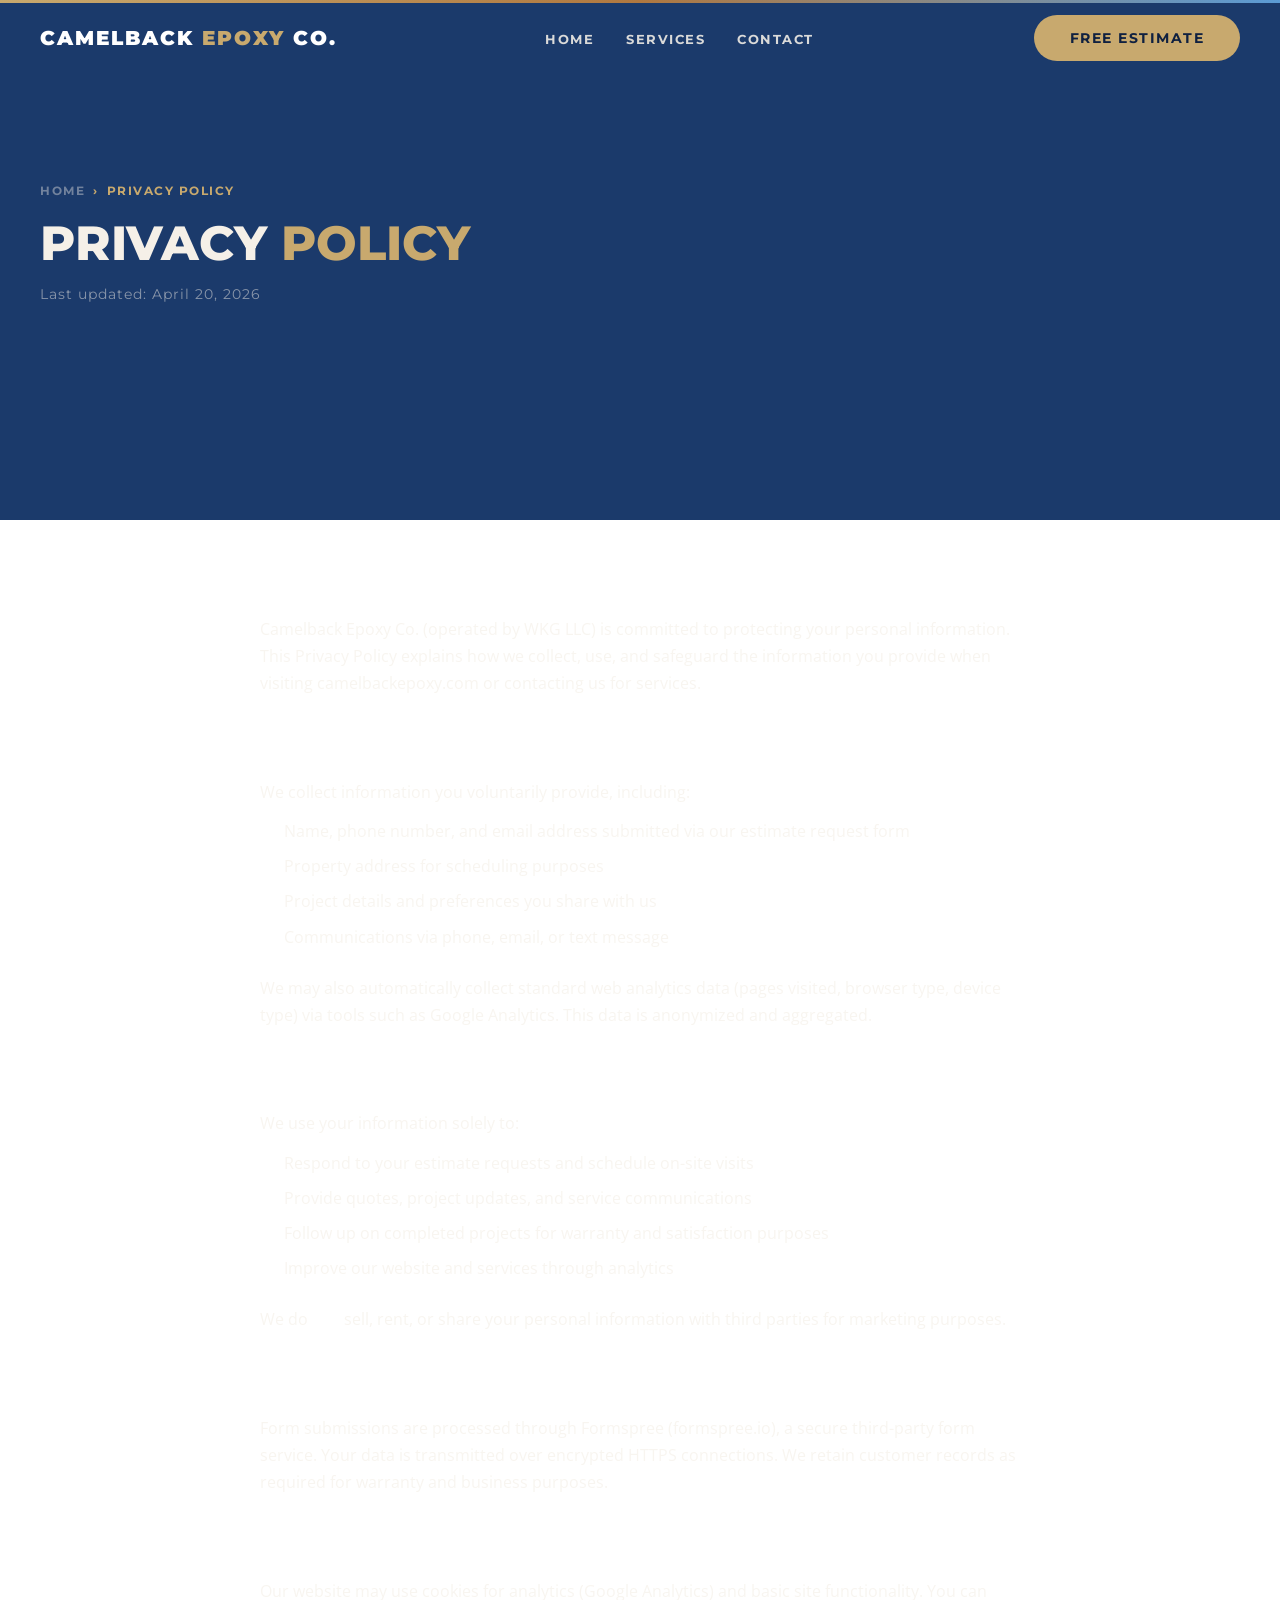
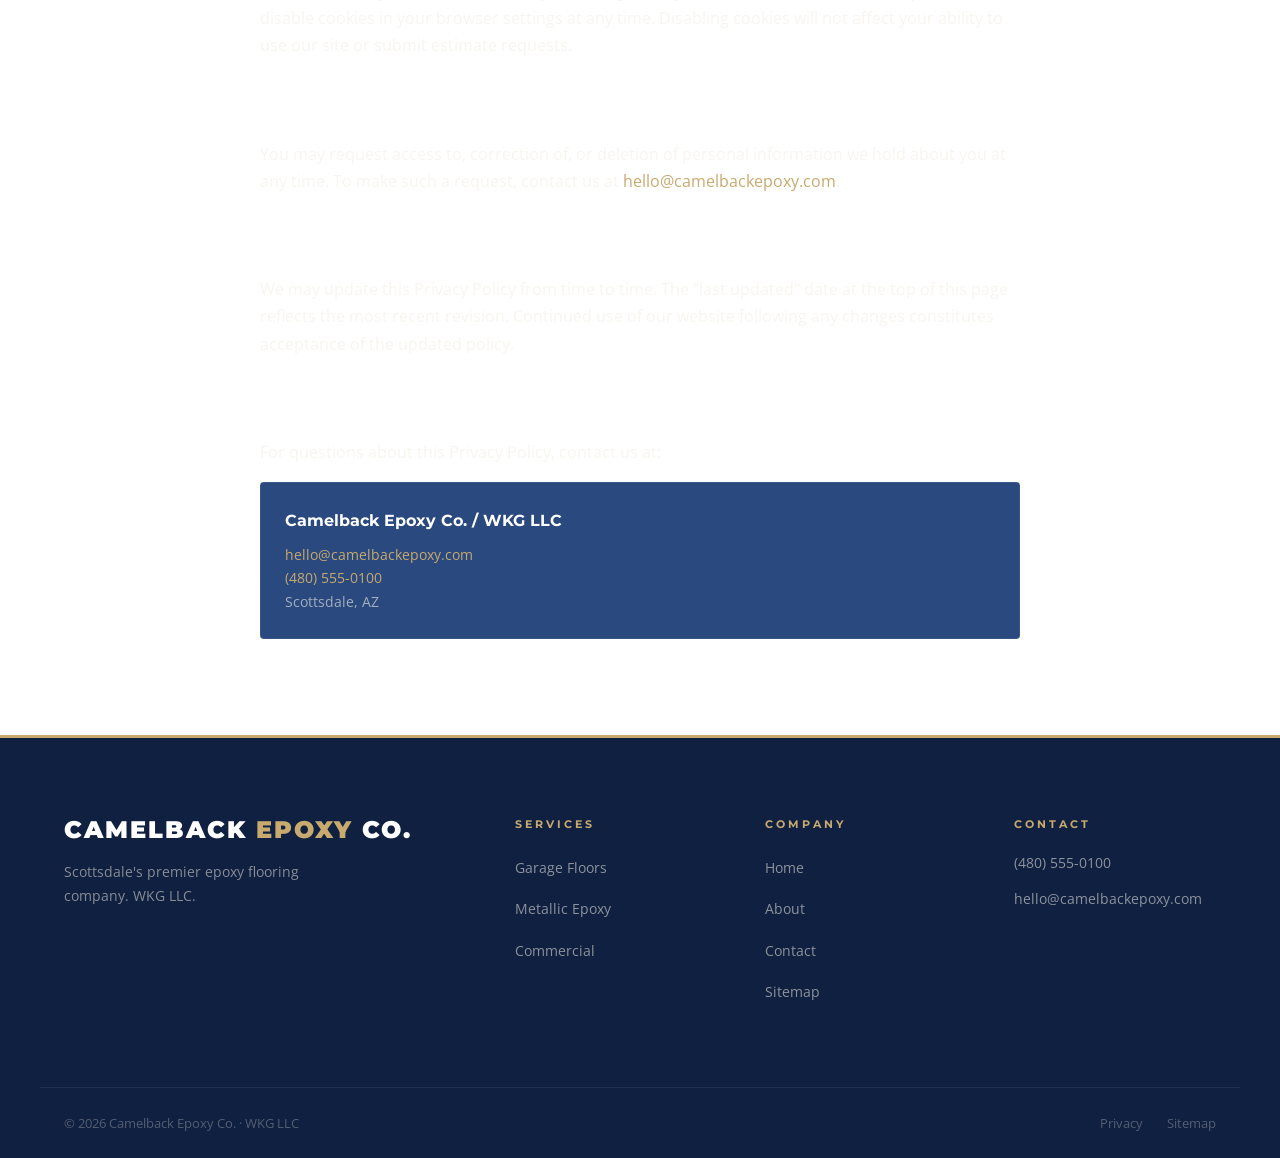
<file: privacy.html>
<!DOCTYPE html>
<html lang="en">
<head>
  <meta charset="UTF-8"><meta name="viewport" content="width=device-width, initial-scale=1.0">
  <meta name="description" content="Privacy Policy for Camelback Epoxy Co. — how we collect, use, and protect your personal information.">
  <meta name="robots" content="noindex, follow">
  <title>Privacy Policy | Camelback Epoxy Co.</title>
  <link rel="icon" type="image/svg+xml" href="images/favicon.svg">
  <link rel="stylesheet" href="css/style.css">
</head>
<body>
<nav class="nav scrolled" role="navigation" aria-label="Main navigation">
  <div class="nav__inner">
    <a href="index.html" class="nav__logo">CAMELBACK <span>EPOXY</span> CO.</a>
    <ul class="nav__links" role="list"><li><a href="index.html">Home</a></li><li><a href="services.html">Services</a></li><li><a href="contact.html">Contact</a></li></ul>
    <a href="contact.html" class="btn btn--primary nav__cta">Free Estimate</a>
  </div>
</nav>

<div class="page-hero">
  <div class="page-hero__inner">
    <nav class="breadcrumb mb-16" aria-label="Breadcrumb"><a href="index.html">Home</a><span class="breadcrumb__sep">›</span><span>Privacy Policy</span></nav>
    <h1 class="display-md mt-8">Privacy <span class="text-sand">Policy</span></h1>
    <p style="color:rgba(245,240,232,0.5);margin-top:12px;font-size:14px;font-family:var(--font-condensed);letter-spacing:1px;">Last updated: April 20, 2026</p>
  </div>
</div>

<section class="section">
  <div class="container">
    <div style="max-width:760px;margin:0 auto;" class="body-md" style="color:rgba(245,240,232,0.75);line-height:1.8;">

      <p style="color:rgba(245,240,232,0.65);margin-bottom:32px;">Camelback Epoxy Co. (operated by WKG LLC) is committed to protecting your personal information. This Privacy Policy explains how we collect, use, and safeguard the information you provide when visiting camelbackepoxy.com or contacting us for services.</p>

      <h2 style="font-family:var(--font-condensed);font-size:22px;font-weight:700;color:var(--white);margin:40px 0 16px;letter-spacing:0.5px;">1. Information We Collect</h2>
      <p style="color:rgba(245,240,232,0.65);margin-bottom:12px;">We collect information you voluntarily provide, including:</p>
      <ul style="color:rgba(245,240,232,0.65);margin-bottom:24px;padding-left:24px;display:flex;flex-direction:column;gap:8px;">
        <li>Name, phone number, and email address submitted via our estimate request form</li>
        <li>Property address for scheduling purposes</li>
        <li>Project details and preferences you share with us</li>
        <li>Communications via phone, email, or text message</li>
      </ul>
      <p style="color:rgba(245,240,232,0.65);">We may also automatically collect standard web analytics data (pages visited, browser type, device type) via tools such as Google Analytics. This data is anonymized and aggregated.</p>

      <h2 style="font-family:var(--font-condensed);font-size:22px;font-weight:700;color:var(--white);margin:40px 0 16px;letter-spacing:0.5px;">2. How We Use Your Information</h2>
      <p style="color:rgba(245,240,232,0.65);margin-bottom:12px;">We use your information solely to:</p>
      <ul style="color:rgba(245,240,232,0.65);margin-bottom:24px;padding-left:24px;display:flex;flex-direction:column;gap:8px;">
        <li>Respond to your estimate requests and schedule on-site visits</li>
        <li>Provide quotes, project updates, and service communications</li>
        <li>Follow up on completed projects for warranty and satisfaction purposes</li>
        <li>Improve our website and services through analytics</li>
      </ul>
      <p style="color:rgba(245,240,232,0.65);">We do <strong style="color:var(--white);">not</strong> sell, rent, or share your personal information with third parties for marketing purposes.</p>

      <h2 style="font-family:var(--font-condensed);font-size:22px;font-weight:700;color:var(--white);margin:40px 0 16px;letter-spacing:0.5px;">3. Data Storage & Security</h2>
      <p style="color:rgba(245,240,232,0.65);">Form submissions are processed through Formspree (formspree.io), a secure third-party form service. Your data is transmitted over encrypted HTTPS connections. We retain customer records as required for warranty and business purposes.</p>

      <h2 style="font-family:var(--font-condensed);font-size:22px;font-weight:700;color:var(--white);margin:40px 0 16px;letter-spacing:0.5px;">4. Cookies</h2>
      <p style="color:rgba(245,240,232,0.65);">Our website may use cookies for analytics (Google Analytics) and basic site functionality. You can disable cookies in your browser settings at any time. Disabling cookies will not affect your ability to use our site or submit estimate requests.</p>

      <h2 style="font-family:var(--font-condensed);font-size:22px;font-weight:700;color:var(--white);margin:40px 0 16px;letter-spacing:0.5px;">5. Your Rights</h2>
      <p style="color:rgba(245,240,232,0.65);">You may request access to, correction of, or deletion of personal information we hold about you at any time. To make such a request, contact us at <a href="mailto:hello@camelbackepoxy.com" style="color:var(--sand);">hello@camelbackepoxy.com</a>.</p>

      <h2 style="font-family:var(--font-condensed);font-size:22px;font-weight:700;color:var(--white);margin:40px 0 16px;letter-spacing:0.5px;">6. Changes to This Policy</h2>
      <p style="color:rgba(245,240,232,0.65);">We may update this Privacy Policy from time to time. The "last updated" date at the top of this page reflects the most recent revision. Continued use of our website following any changes constitutes acceptance of the updated policy.</p>

      <h2 style="font-family:var(--font-condensed);font-size:22px;font-weight:700;color:var(--white);margin:40px 0 16px;letter-spacing:0.5px;">7. Contact</h2>
      <p style="color:rgba(245,240,232,0.65);">For questions about this Privacy Policy, contact us at:</p>
      <div style="margin-top:16px;padding:24px;background:var(--iron);border-radius:4px;border:1px solid rgba(255,255,255,0.06);">
        <p style="color:var(--white);font-family:var(--font-condensed);font-size:16px;font-weight:700;margin-bottom:8px;">Camelback Epoxy Co. / WKG LLC</p>
        <p style="color:rgba(245,240,232,0.6);font-size:14px;"><a href="mailto:hello@camelbackepoxy.com" style="color:var(--sand);">hello@camelbackepoxy.com</a><br><a href="tel:4805550100" style="color:var(--sand);">(480) 555-0100</a><br>Scottsdale, AZ</p>
      </div>
    </div>
  </div>
</section>

<footer class="footer" role="contentinfo">
  <div class="footer__main">
    <div class="footer__brand"><a href="index.html" class="nav__logo">CAMELBACK <span>EPOXY</span> CO.</a><p>Scottsdale's premier epoxy flooring company. WKG LLC.</p></div>
    <div><h4 class="footer__heading">Services</h4><ul class="footer__links" role="list"><li><a href="services.html#residential">Garage Floors</a></li><li><a href="services.html#metallic">Metallic Epoxy</a></li><li><a href="services.html#commercial">Commercial</a></li></ul></div>
    <div><h4 class="footer__heading">Company</h4><ul class="footer__links" role="list"><li><a href="index.html">Home</a></li><li><a href="about.html">About</a></li><li><a href="contact.html">Contact</a></li><li><a href="sitemap.html">Sitemap</a></li></ul></div>
    <div><h4 class="footer__heading">Contact</h4><div class="footer__contact-item"><a href="tel:4805550100">(480) 555-0100</a></div><div class="footer__contact-item"><a href="mailto:hello@camelbackepoxy.com">hello@camelbackepoxy.com</a></div></div>
  </div>
  <div class="footer__bottom"><p class="footer__copy">© 2026 Camelback Epoxy Co. · WKG LLC</p><div class="footer__legal"><a href="privacy.html">Privacy</a><a href="sitemap.html">Sitemap</a></div></div>
</footer>
<script src="js/main.js"></script>
</body>
</html>
</file>
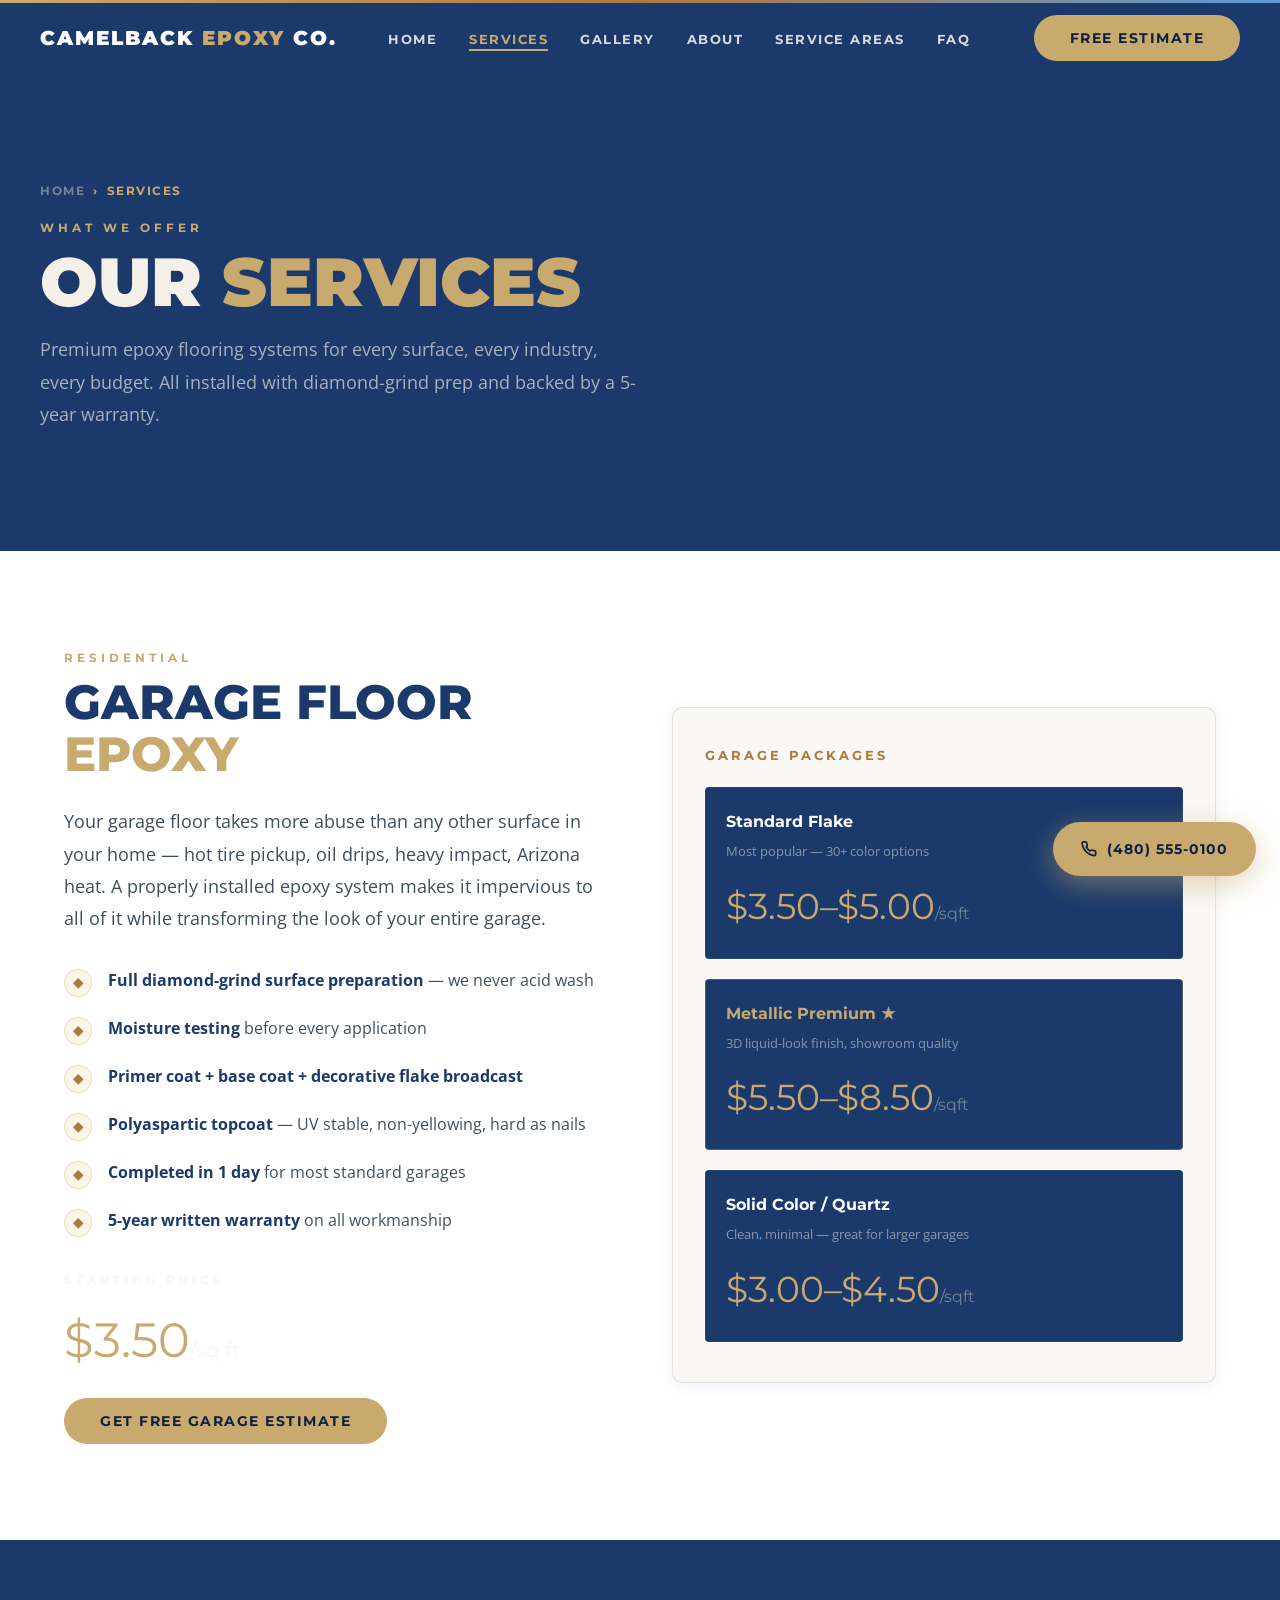
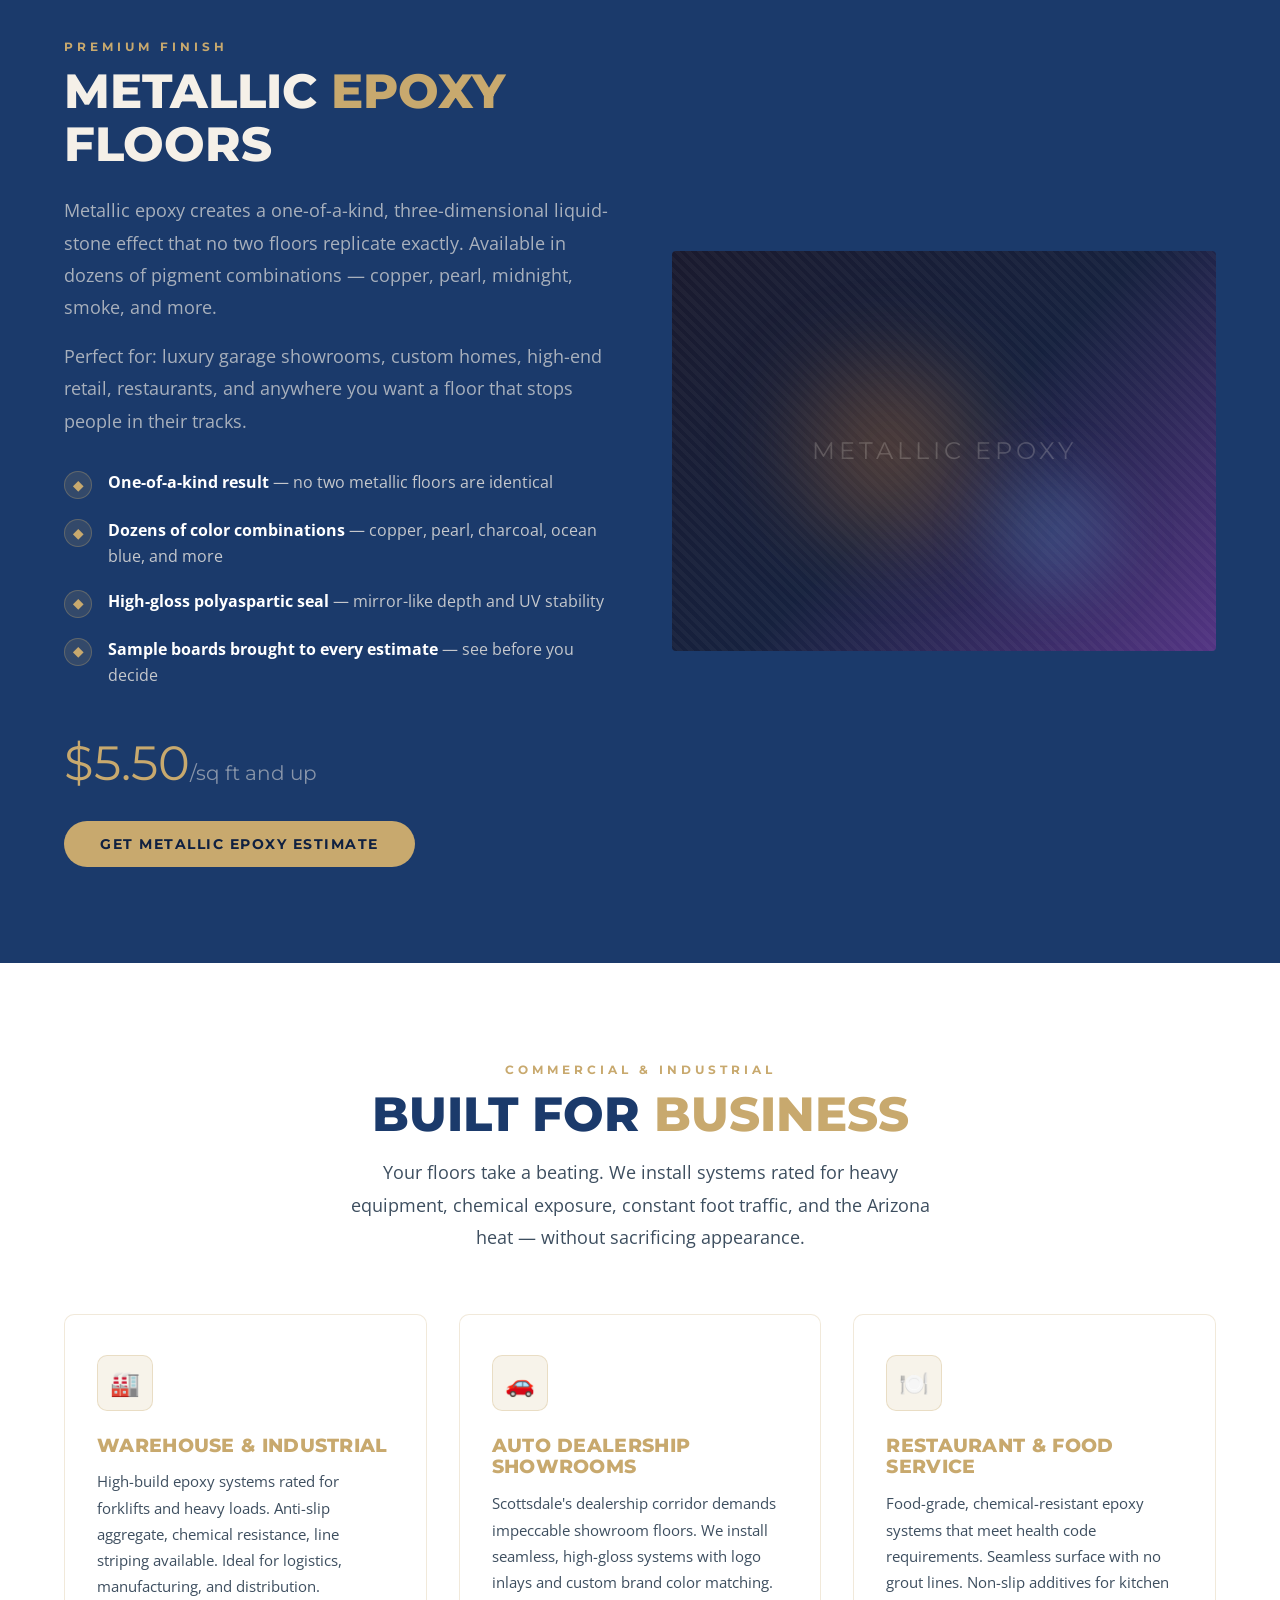
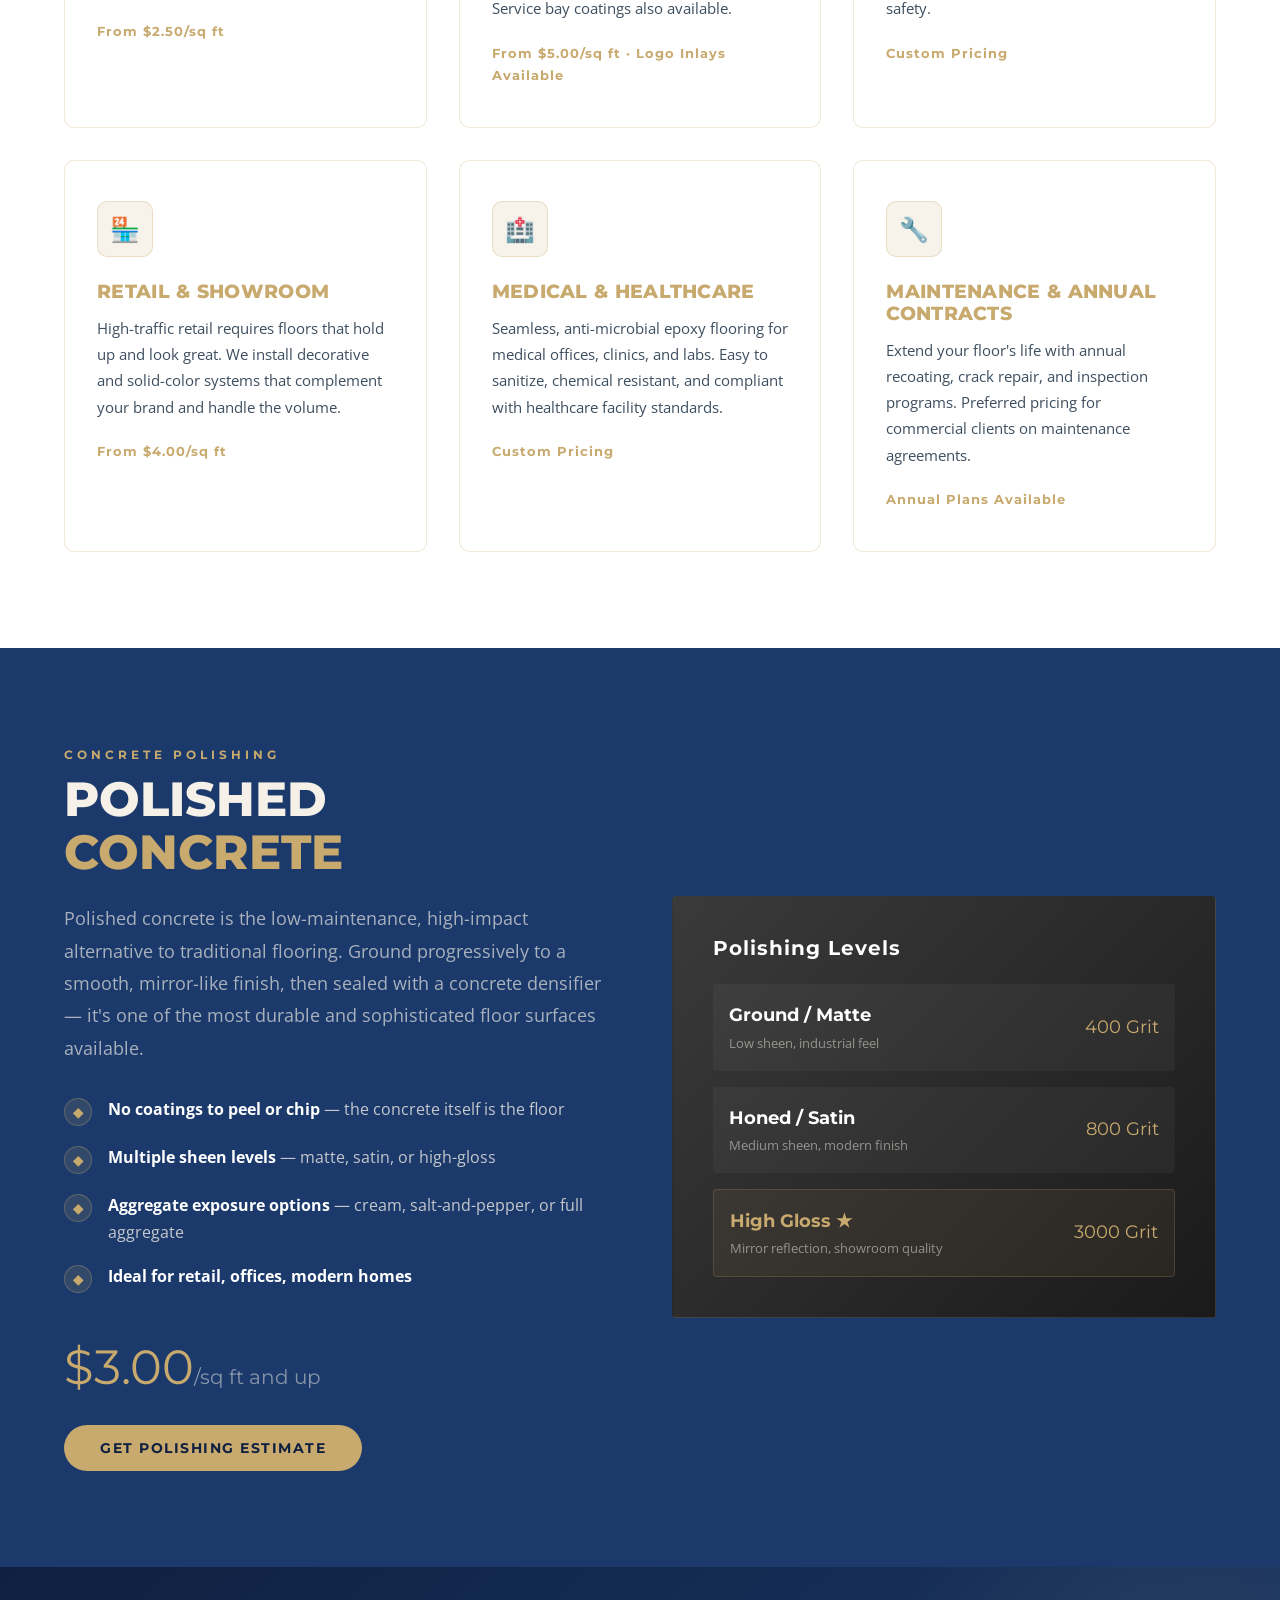
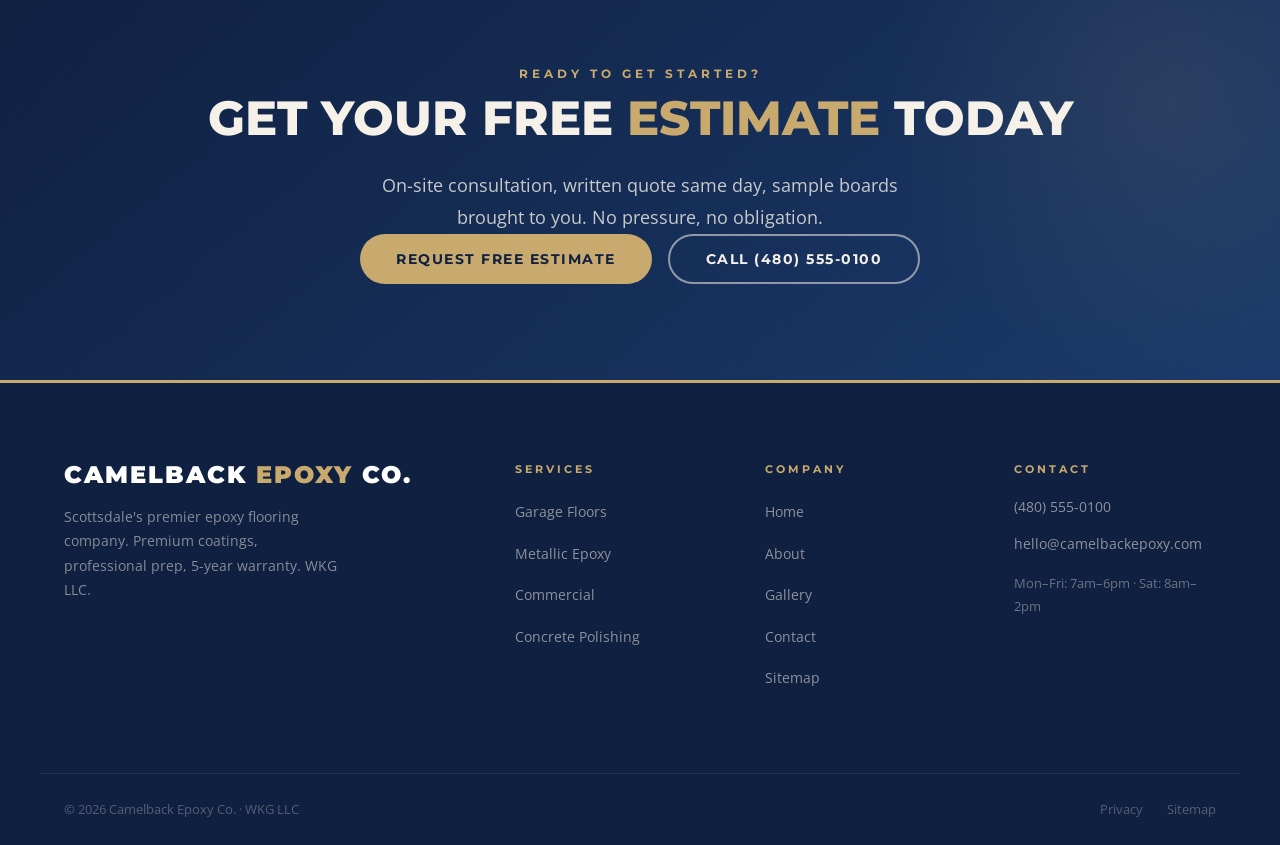
<file: services.html>
<!DOCTYPE html>
<html lang="en">
<head>
  <meta charset="UTF-8">
  <meta name="viewport" content="width=device-width, initial-scale=1.0">
  <meta name="description" content="Camelback Epoxy Co. services: garage floor epoxy, metallic epoxy, commercial flooring, concrete polishing, auto dealership floors, and maintenance. Scottsdale, AZ. Free estimates.">
  <meta name="keywords" content="epoxy flooring services Scottsdale, garage floor coating AZ, metallic epoxy Scottsdale, commercial epoxy flooring Arizona, concrete polishing Scottsdale, auto dealership epoxy floor">
  <meta name="robots" content="index, follow">
  <meta property="og:title" content="Epoxy Flooring Services | Camelback Epoxy Co. Scottsdale AZ">
  <meta property="og:description" content="Full-service epoxy flooring: residential garage floors, metallic epoxy, commercial coatings, concrete polishing. Scottsdale & Greater Phoenix. Free estimates.">
  <meta property="og:url" content="https://camelbackepoxy.com/services.html">
  <script type="application/ld+json">
  {
    "@context": "https://schema.org",
    "@type": "Service",
    "serviceType": "Epoxy Flooring",
    "provider": {
      "@type": "LocalBusiness",
      "name": "Camelback Epoxy Co.",
      "telephone": "(480) 555-0100",
      "address": { "@type": "PostalAddress", "addressLocality": "Scottsdale", "addressRegion": "AZ" }
    },
    "areaServed": { "@type": "City", "name": "Scottsdale" },
    "hasOfferCatalog": {
      "@type": "OfferCatalog",
      "name": "Epoxy Flooring Services",
      "itemListElement": [
        { "@type": "Offer", "itemOffered": { "@type": "Service", "name": "Residential Garage Floor Epoxy" } },
        { "@type": "Offer", "itemOffered": { "@type": "Service", "name": "Metallic Epoxy Flooring" } },
        { "@type": "Offer", "itemOffered": { "@type": "Service", "name": "Commercial Epoxy Flooring" } },
        { "@type": "Offer", "itemOffered": { "@type": "Service", "name": "Concrete Polishing" } }
      ]
    }
  }
  </script>
  <title>Epoxy Flooring Services Scottsdale AZ | Camelback Epoxy Co.</title>
  <link rel="canonical" href="https://camelbackepoxy.com/services.html">
  <link rel="icon" type="image/svg+xml" href="images/favicon.svg">
  <link rel="stylesheet" href="css/style.css">
</head>
<body>

<nav class="nav" role="navigation" aria-label="Main navigation">
  <div class="nav__inner">
    <a href="index.html" class="nav__logo">CAMELBACK <span>EPOXY</span> CO.</a>
    <ul class="nav__links" role="list">
      <li><a href="index.html">Home</a></li>
      <li><a href="services.html">Services</a></li>
      <li><a href="gallery.html">Gallery</a></li>
      <li><a href="about.html">About</a></li>
      <li><a href="service-areas.html">Service Areas</a></li>
      <li><a href="faq.html">FAQ</a></li>
    </ul>
    <a href="contact.html" class="btn btn--primary nav__cta">Free Estimate</a>
    <button class="nav__hamburger" aria-label="Toggle menu"><span></span><span></span><span></span></button>
  </div>
</nav>
<nav class="nav__mobile" aria-label="Mobile navigation">
  <a href="index.html">Home</a><a href="services.html">Services</a><a href="gallery.html">Gallery</a>
  <a href="about.html">About</a><a href="service-areas.html">Areas</a><a href="faq.html">FAQ</a>
  <a href="contact.html" class="btn btn--primary">Free Estimate</a>
</nav>

<div class="page-hero">
  <div class="page-hero__inner">
    <nav class="breadcrumb mb-16" aria-label="Breadcrumb">
      <a href="index.html">Home</a>
      <span class="breadcrumb__sep" aria-hidden="true">›</span>
      <span>Services</span>
    </nav>
    <p class="label">What We Offer</p>
    <h1 class="display-lg mt-8">Our <span class="text-sand">Services</span></h1>
    <p class="body-lg mt-16" style="color:rgba(245,240,232,0.65);max-width:600px;">Premium epoxy flooring systems for every surface, every industry, every budget. All installed with diamond-grind prep and backed by a 5-year warranty.</p>
  </div>
</div>

<!-- ═══ RESIDENTIAL GARAGE ═══ -->
<section class="section" id="residential" aria-labelledby="residential-heading">
  <div class="container">
    <div class="grid-2" style="align-items:center;gap:64px;">
      <div class="reveal">
        <p class="label">Residential</p>
        <h2 class="display-md mt-8" id="residential-heading">Garage Floor <span class="text-sand">Epoxy</span></h2>
        <p class="body-lg mt-24" style="color:rgba(245,240,232,0.65);">Your garage floor takes more abuse than any other surface in your home — hot tire pickup, oil drips, heavy impact, Arizona heat. A properly installed epoxy system makes it impervious to all of it while transforming the look of your entire garage.</p>
        <div class="feature-list mt-32">
          <div class="feature-item"><div class="feature-icon" aria-hidden="true">◆</div><p class="feature-text"><strong>Full diamond-grind surface preparation</strong> — we never acid wash</p></div>
          <div class="feature-item"><div class="feature-icon" aria-hidden="true">◆</div><p class="feature-text"><strong>Moisture testing</strong> before every application</p></div>
          <div class="feature-item"><div class="feature-icon" aria-hidden="true">◆</div><p class="feature-text"><strong>Primer coat + base coat + decorative flake broadcast</strong></p></div>
          <div class="feature-item"><div class="feature-icon" aria-hidden="true">◆</div><p class="feature-text"><strong>Polyaspartic topcoat</strong> — UV stable, non-yellowing, hard as nails</p></div>
          <div class="feature-item"><div class="feature-icon" aria-hidden="true">◆</div><p class="feature-text"><strong>Completed in 1 day</strong> for most standard garages</p></div>
          <div class="feature-item"><div class="feature-icon" aria-hidden="true">◆</div><p class="feature-text"><strong>5-year written warranty</strong> on all workmanship</p></div>
        </div>
        <div class="mt-32">
          <p class="label mb-8" style="color:rgba(245,240,232,0.5);">Starting Price</p>
          <p style="font-family:var(--font-display);font-size:48px;color:var(--sand);">$3.50<span style="font-size:20px;color:rgba(245,240,232,0.5);">/sq ft</span></p>
          <a href="contact.html" class="btn btn--primary mt-16">Get Free Garage Estimate</a>
        </div>
      </div>
      <div class="reveal reveal-delay-2">
        <div class="pricing-card">
          <h3 class="pricing-card__name">Garage Packages</h3>
          <div style="display:flex;flex-direction:column;gap:20px;margin-top:24px;">
            <div style="padding:20px;background:var(--charcoal);border-radius:4px;border:1px solid rgba(255,255,255,0.06);">
              <div style="font-family:var(--font-condensed);font-size:16px;font-weight:700;color:var(--white);margin-bottom:4px;">Standard Flake</div>
              <div style="font-size:13px;color:rgba(245,240,232,0.5);margin-bottom:12px;">Most popular — 30+ color options</div>
              <div style="font-family:var(--font-display);font-size:36px;color:var(--sand);">$3.50–$5.00<span style="font-size:16px;color:rgba(245,240,232,0.4);">/sqft</span></div>
            </div>
            <div style="padding:20px;background:var(--charcoal);border-radius:4px;border:1px solid rgba(200,169,110,0.3);">
              <div style="font-family:var(--font-condensed);font-size:16px;font-weight:700;color:var(--sand);margin-bottom:4px;">Metallic Premium ★</div>
              <div style="font-size:13px;color:rgba(245,240,232,0.5);margin-bottom:12px;">3D liquid-look finish, showroom quality</div>
              <div style="font-family:var(--font-display);font-size:36px;color:var(--sand);">$5.50–$8.50<span style="font-size:16px;color:rgba(245,240,232,0.4);">/sqft</span></div>
            </div>
            <div style="padding:20px;background:var(--charcoal);border-radius:4px;border:1px solid rgba(255,255,255,0.06);">
              <div style="font-family:var(--font-condensed);font-size:16px;font-weight:700;color:var(--white);margin-bottom:4px;">Solid Color / Quartz</div>
              <div style="font-size:13px;color:rgba(245,240,232,0.5);margin-bottom:12px;">Clean, minimal — great for larger garages</div>
              <div style="font-family:var(--font-display);font-size:36px;color:var(--sand);">$3.00–$4.50<span style="font-size:16px;color:rgba(245,240,232,0.4);">/sqft</span></div>
            </div>
          </div>
        </div>
      </div>
    </div>
  </div>
</section>

<!-- ═══ METALLIC ═══ -->
<section class="section section--charcoal" id="metallic" aria-labelledby="metallic-heading">
  <div class="container">
    <div class="grid-2" style="align-items:center;gap:64px;">
      <div class="reveal" style="order:2;">
        <div style="background:linear-gradient(135deg,#1a1a2e,#16213e,#533483);border-radius:4px;height:400px;display:flex;align-items:center;justify-content:center;position:relative;overflow:hidden;" role="img" aria-label="Example metallic epoxy floor finish">
          <div style="position:absolute;inset:0;background:repeating-linear-gradient(45deg,transparent,transparent 4px,rgba(255,255,255,0.03) 4px,rgba(255,255,255,0.03) 8px);"></div>
          <div style="position:absolute;top:20%;left:10%;width:60%;height:60%;border-radius:50%;background:radial-gradient(circle,rgba(184,115,51,0.4) 0%,transparent 70%);filter:blur(30px);"></div>
          <div style="position:absolute;bottom:10%;right:10%;width:40%;height:40%;border-radius:50%;background:radial-gradient(circle,rgba(91,155,213,0.3) 0%,transparent 70%);filter:blur(20px);"></div>
          <p style="font-family:var(--font-display);font-size:24px;letter-spacing:4px;color:rgba(245,240,232,0.2);position:relative;z-index:1;">METALLIC EPOXY</p>
        </div>
      </div>
      <div class="reveal" style="order:1;">
        <p class="label">Premium Finish</p>
        <h2 class="display-md mt-8" id="metallic-heading">Metallic <span class="text-sand">Epoxy</span> Floors</h2>
        <p class="body-lg mt-24" style="color:rgba(245,240,232,0.65);">Metallic epoxy creates a one-of-a-kind, three-dimensional liquid-stone effect that no two floors replicate exactly. Available in dozens of pigment combinations — copper, pearl, midnight, smoke, and more.</p>
        <p class="body-lg mt-16" style="color:rgba(245,240,232,0.65);">Perfect for: luxury garage showrooms, custom homes, high-end retail, restaurants, and anywhere you want a floor that stops people in their tracks.</p>
        <div class="feature-list mt-32">
          <div class="feature-item"><div class="feature-icon" aria-hidden="true">◆</div><p class="feature-text"><strong>One-of-a-kind result</strong> — no two metallic floors are identical</p></div>
          <div class="feature-item"><div class="feature-icon" aria-hidden="true">◆</div><p class="feature-text"><strong>Dozens of color combinations</strong> — copper, pearl, charcoal, ocean blue, and more</p></div>
          <div class="feature-item"><div class="feature-icon" aria-hidden="true">◆</div><p class="feature-text"><strong>High-gloss polyaspartic seal</strong> — mirror-like depth and UV stability</p></div>
          <div class="feature-item"><div class="feature-icon" aria-hidden="true">◆</div><p class="feature-text"><strong>Sample boards brought to every estimate</strong> — see before you decide</p></div>
        </div>
        <div class="mt-32">
          <p style="font-family:var(--font-display);font-size:48px;color:var(--sand);">$5.50<span style="font-size:20px;color:rgba(245,240,232,0.5);">/sq ft and up</span></p>
          <a href="contact.html" class="btn btn--primary mt-16">Get Metallic Epoxy Estimate</a>
        </div>
      </div>
    </div>
  </div>
</section>

<!-- ═══ COMMERCIAL ═══ -->
<section class="section" id="commercial" aria-labelledby="commercial-heading">
  <div class="container">
    <div class="section-header section-header--center reveal">
      <p class="label">Commercial & Industrial</p>
      <h2 class="display-md mt-8" id="commercial-heading">Built for <span class="text-sand">Business</span></h2>
      <p class="body-lg section-header__body" style="color:rgba(245,240,232,0.65);">Your floors take a beating. We install systems rated for heavy equipment, chemical exposure, constant foot traffic, and the Arizona heat — without sacrificing appearance.</p>
    </div>
    <div class="grid-3">
      <article class="service-card reveal reveal-delay-1">
        <div class="service-card__icon" aria-hidden="true">🏭</div>
        <h3 class="service-card__title">Warehouse & Industrial</h3>
        <p class="service-card__body">High-build epoxy systems rated for forklifts and heavy loads. Anti-slip aggregate, chemical resistance, line striping available. Ideal for logistics, manufacturing, and distribution.</p>
        <div class="service-card__price">From $2.50/sq ft</div>
      </article>
      <article class="service-card reveal reveal-delay-2" id="dealership">
        <div class="service-card__icon" aria-hidden="true">🚗</div>
        <h3 class="service-card__title">Auto Dealership Showrooms</h3>
        <p class="service-card__body">Scottsdale's dealership corridor demands impeccable showroom floors. We install seamless, high-gloss systems with logo inlays and custom brand color matching. Service bay coatings also available.</p>
        <div class="service-card__price">From $5.00/sq ft · Logo Inlays Available</div>
      </article>
      <article class="service-card reveal reveal-delay-3">
        <div class="service-card__icon" aria-hidden="true">🍽️</div>
        <h3 class="service-card__title">Restaurant & Food Service</h3>
        <p class="service-card__body">Food-grade, chemical-resistant epoxy systems that meet health code requirements. Seamless surface with no grout lines. Non-slip additives for kitchen safety.</p>
        <div class="service-card__price">Custom Pricing</div>
      </article>
      <article class="service-card reveal reveal-delay-1">
        <div class="service-card__icon" aria-hidden="true">🏪</div>
        <h3 class="service-card__title">Retail & Showroom</h3>
        <p class="service-card__body">High-traffic retail requires floors that hold up and look great. We install decorative and solid-color systems that complement your brand and handle the volume.</p>
        <div class="service-card__price">From $4.00/sq ft</div>
      </article>
      <article class="service-card reveal reveal-delay-2">
        <div class="service-card__icon" aria-hidden="true">🏥</div>
        <h3 class="service-card__title">Medical & Healthcare</h3>
        <p class="service-card__body">Seamless, anti-microbial epoxy flooring for medical offices, clinics, and labs. Easy to sanitize, chemical resistant, and compliant with healthcare facility standards.</p>
        <div class="service-card__price">Custom Pricing</div>
      </article>
      <article class="service-card reveal reveal-delay-3" id="maintenance">
        <div class="service-card__icon" aria-hidden="true">🔧</div>
        <h3 class="service-card__title">Maintenance & Annual Contracts</h3>
        <p class="service-card__body">Extend your floor's life with annual recoating, crack repair, and inspection programs. Preferred pricing for commercial clients on maintenance agreements.</p>
        <div class="service-card__price">Annual Plans Available</div>
      </article>
    </div>
  </div>
</section>

<!-- ═══ CONCRETE POLISHING ═══ -->
<section class="section section--charcoal" id="polishing" aria-labelledby="polishing-heading">
  <div class="container">
    <div class="grid-2" style="align-items:center;gap:64px;">
      <div class="reveal">
        <p class="label">Concrete Polishing</p>
        <h2 class="display-md mt-8" id="polishing-heading">Polished <span class="text-sand">Concrete</span></h2>
        <p class="body-lg mt-24" style="color:rgba(245,240,232,0.65);">Polished concrete is the low-maintenance, high-impact alternative to traditional flooring. Ground progressively to a smooth, mirror-like finish, then sealed with a concrete densifier — it's one of the most durable and sophisticated floor surfaces available.</p>
        <div class="feature-list mt-32">
          <div class="feature-item"><div class="feature-icon" aria-hidden="true">◆</div><p class="feature-text"><strong>No coatings to peel or chip</strong> — the concrete itself is the floor</p></div>
          <div class="feature-item"><div class="feature-icon" aria-hidden="true">◆</div><p class="feature-text"><strong>Multiple sheen levels</strong> — matte, satin, or high-gloss</p></div>
          <div class="feature-item"><div class="feature-icon" aria-hidden="true">◆</div><p class="feature-text"><strong>Aggregate exposure options</strong> — cream, salt-and-pepper, or full aggregate</p></div>
          <div class="feature-item"><div class="feature-icon" aria-hidden="true">◆</div><p class="feature-text"><strong>Ideal for retail, offices, modern homes</strong></p></div>
        </div>
        <div class="mt-32">
          <p style="font-family:var(--font-display);font-size:48px;color:var(--sand);">$3.00<span style="font-size:20px;color:rgba(245,240,232,0.5);">/sq ft and up</span></p>
          <a href="contact.html" class="btn btn--primary mt-16">Get Polishing Estimate</a>
        </div>
      </div>
      <div class="reveal reveal-delay-2">
        <div style="background:linear-gradient(135deg,#3a3a3a,#2a2a2a,#1a1a1a);border-radius:4px;padding:40px;border:1px solid rgba(255,255,255,0.06);">
          <h3 style="font-family:var(--font-condensed);font-size:20px;font-weight:700;color:var(--white);margin-bottom:24px;letter-spacing:1px;">Polishing Levels</h3>
          <div style="display:flex;flex-direction:column;gap:16px;">
            <div style="display:flex;justify-content:space-between;align-items:center;padding:16px;background:rgba(255,255,255,0.04);border-radius:4px;">
              <div><div style="font-family:var(--font-condensed);font-weight:700;color:var(--white);">Ground / Matte</div><div style="font-size:13px;color:rgba(245,240,232,0.5);">Low sheen, industrial feel</div></div>
              <div style="font-family:var(--font-display);color:var(--sand);">400 Grit</div>
            </div>
            <div style="display:flex;justify-content:space-between;align-items:center;padding:16px;background:rgba(255,255,255,0.04);border-radius:4px;">
              <div><div style="font-family:var(--font-condensed);font-weight:700;color:var(--white);">Honed / Satin</div><div style="font-size:13px;color:rgba(245,240,232,0.5);">Medium sheen, modern finish</div></div>
              <div style="font-family:var(--font-display);color:var(--sand);">800 Grit</div>
            </div>
            <div style="display:flex;justify-content:space-between;align-items:center;padding:16px;background:rgba(200,169,110,0.08);border-radius:4px;border:1px solid rgba(200,169,110,0.2);">
              <div><div style="font-family:var(--font-condensed);font-weight:700;color:var(--sand);">High Gloss ★</div><div style="font-size:13px;color:rgba(245,240,232,0.5);">Mirror reflection, showroom quality</div></div>
              <div style="font-family:var(--font-display);color:var(--sand);">3000 Grit</div>
            </div>
          </div>
        </div>
      </div>
    </div>
  </div>
</section>

<!-- CTA -->
<section class="section cta-section" aria-labelledby="services-cta-heading">
  <div class="container text-center">
    <p class="label reveal">Ready to Get Started?</p>
    <h2 class="display-md mt-8 mb-24 reveal" id="services-cta-heading">Get Your Free <span class="text-sand">Estimate</span> Today</h2>
    <p class="body-lg mb-40 reveal" style="color:rgba(245,240,232,0.65);max-width:560px;margin-left:auto;margin-right:auto;">On-site consultation, written quote same day, sample boards brought to you. No pressure, no obligation.</p>
    <div class="btn-group reveal" style="justify-content:center;">
      <a href="contact.html" class="btn btn--primary">Request Free Estimate</a>
      <a href="tel:4805550100" class="btn btn--outline">Call (480) 555-0100</a>
    </div>
  </div>
</section>

<footer class="footer" role="contentinfo">
  <div class="footer__main">
    <div class="footer__brand">
      <a href="index.html" class="nav__logo">CAMELBACK <span>EPOXY</span> CO.</a>
      <p>Scottsdale's premier epoxy flooring company. Premium coatings, professional prep, 5-year warranty. WKG LLC.</p>
    </div>
    <div><h4 class="footer__heading">Services</h4><ul class="footer__links" role="list"><li><a href="services.html#residential">Garage Floors</a></li><li><a href="services.html#metallic">Metallic Epoxy</a></li><li><a href="services.html#commercial">Commercial</a></li><li><a href="services.html#polishing">Concrete Polishing</a></li></ul></div>
    <div><h4 class="footer__heading">Company</h4><ul class="footer__links" role="list"><li><a href="index.html">Home</a></li><li><a href="about.html">About</a></li><li><a href="gallery.html">Gallery</a></li><li><a href="contact.html">Contact</a></li><li><a href="sitemap.html">Sitemap</a></li></ul></div>
    <div><h4 class="footer__heading">Contact</h4><div class="footer__contact-item"><a href="tel:4805550100">(480) 555-0100</a></div><div class="footer__contact-item"><a href="mailto:hello@camelbackepoxy.com">hello@camelbackepoxy.com</a></div><p style="font-size:13px;color:rgba(245,240,232,0.4);margin-top:16px;">Mon–Fri: 7am–6pm · Sat: 8am–2pm</p></div>
  </div>
  <div class="footer__bottom"><p class="footer__copy">© 2026 Camelback Epoxy Co. · WKG LLC</p><div class="footer__legal"><a href="privacy.html">Privacy</a><a href="sitemap.html">Sitemap</a></div></div>
</footer>
<div class="sticky-cta"><a href="tel:4805550100" class="sticky-cta__phone" aria-label="Call us"><svg width="16" height="16" viewBox="0 0 24 24" fill="none" stroke="currentColor" stroke-width="2.5"><path d="M22 16.92v3a2 2 0 0 1-2.18 2 19.79 19.79 0 0 1-8.63-3.07A19.5 19.5 0 0 1 4.69 12 19.79 19.79 0 0 1 1.61 3.52 2 2 0 0 1 3.6 1.35h3a2 2 0 0 1 2 1.72 12.84 12.84 0 0 0 .7 2.81 2 2 0 0 1-.45 2.11L7.91 9a16 16 0 0 0 6 6l1.01-.81a2 2 0 0 1 2.11-.45 12.84 12.84 0 0 0 2.81.7A2 2 0 0 1 22 16.92z"/></svg>(480) 555-0100</a></div>
<script src="js/main.js"></script>
</body>
</html>
</file>
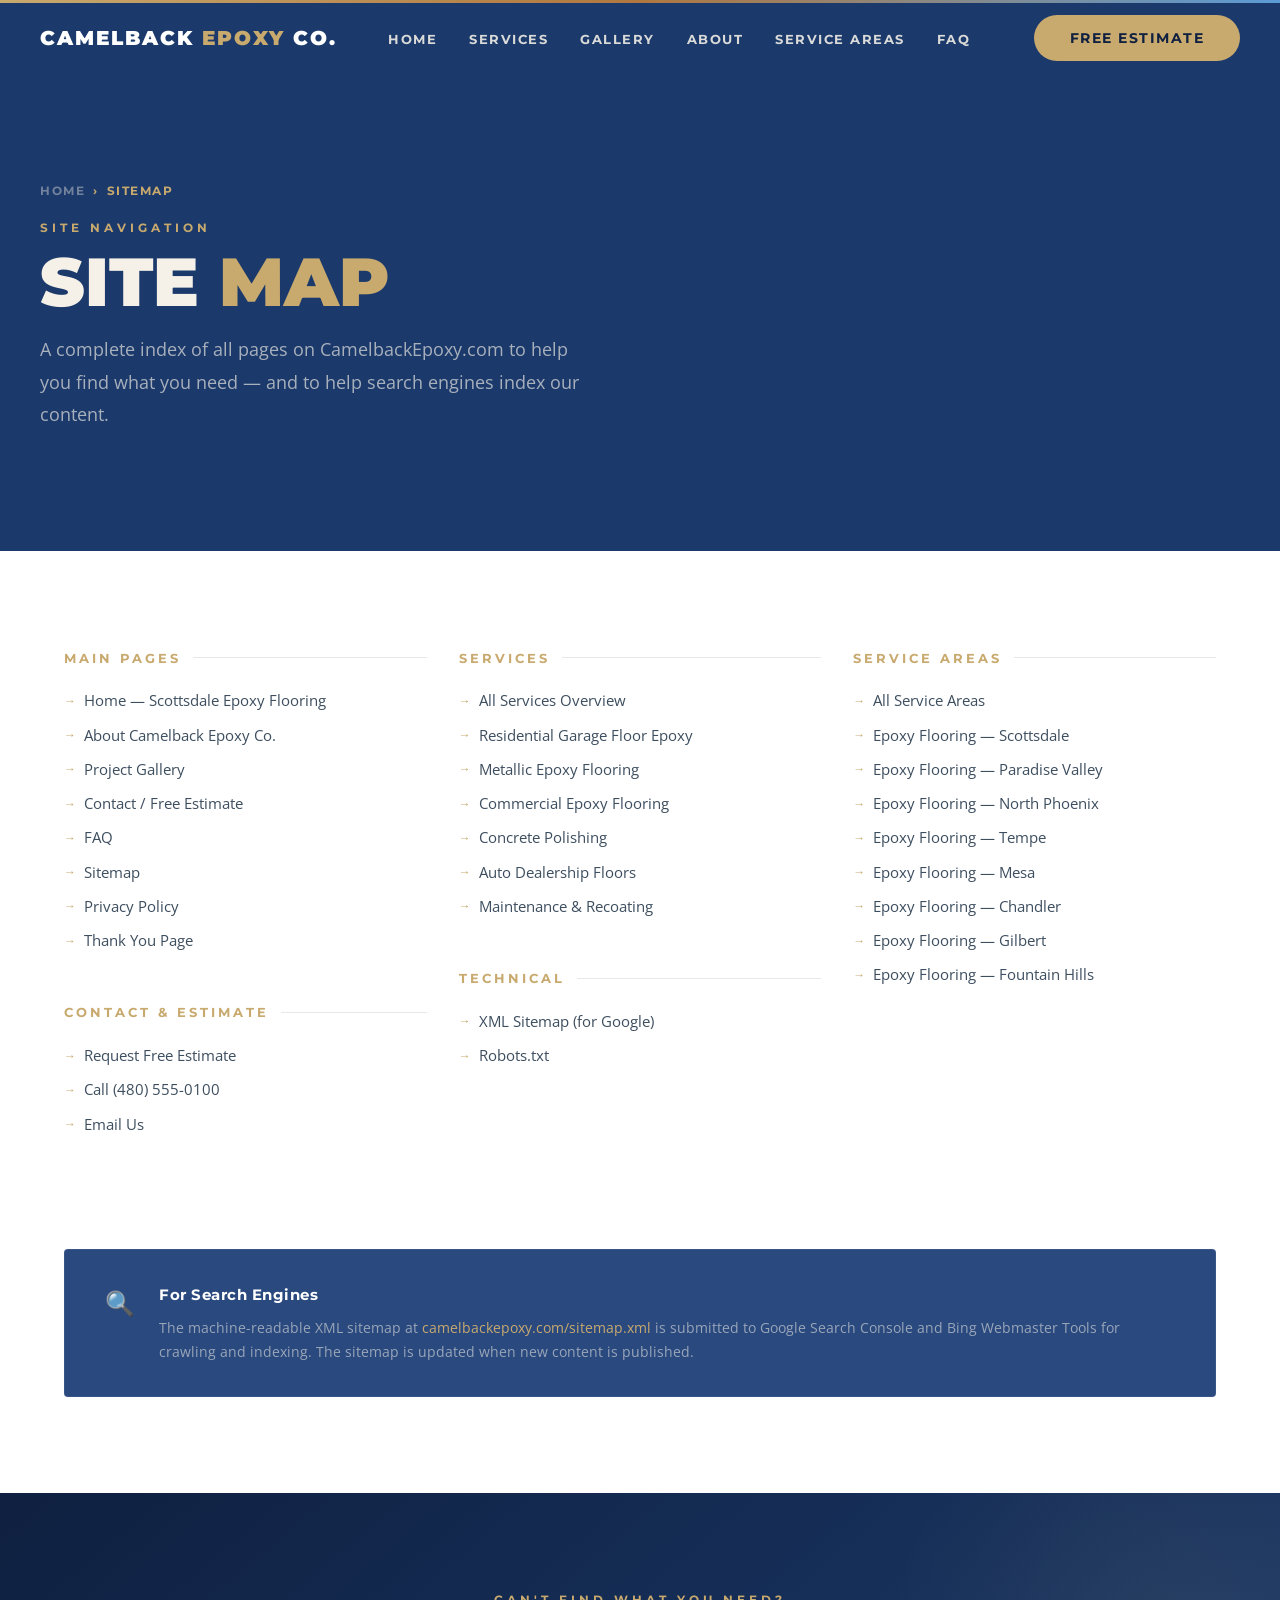
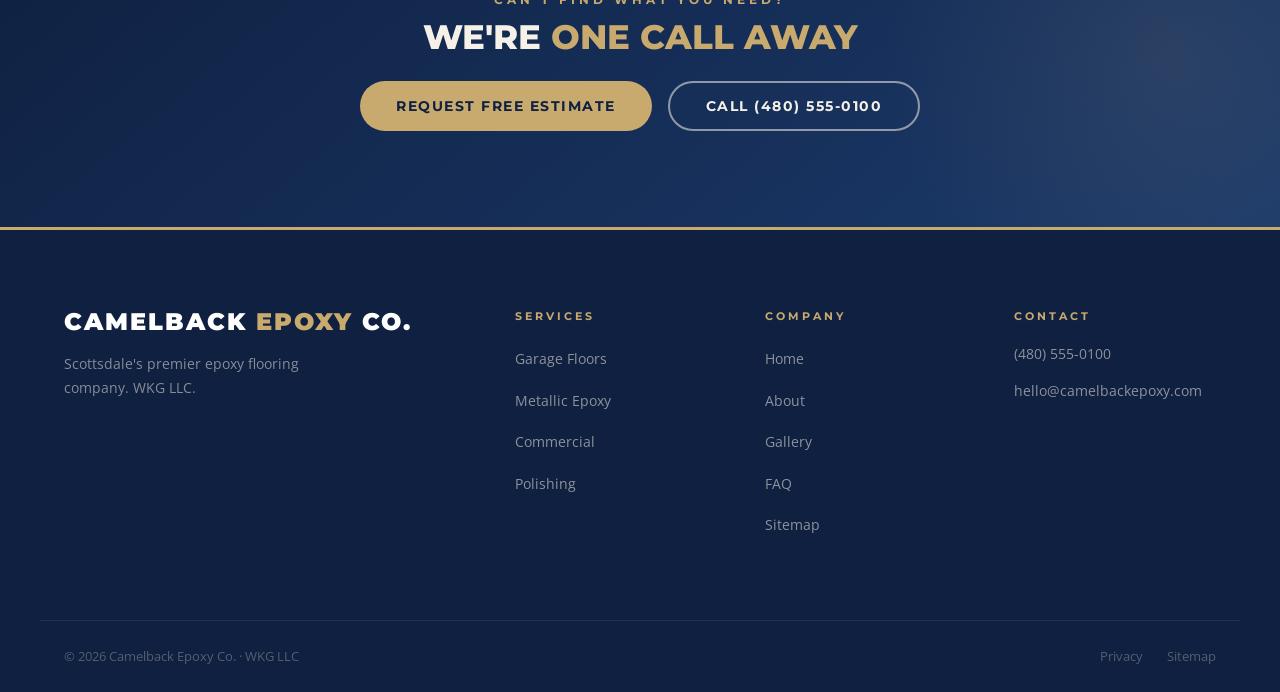
<file: sitemap.html>
<!DOCTYPE html>
<html lang="en">
<head>
  <meta charset="UTF-8"><meta name="viewport" content="width=device-width, initial-scale=1.0">
  <meta name="description" content="Camelback Epoxy Co. sitemap — browse all pages including services, gallery, FAQ, service areas, and contact information.">
  <meta name="robots" content="index, follow">
  <title>Sitemap | Camelback Epoxy Co.</title>
  <link rel="canonical" href="https://camelbackepoxy.com/sitemap.html">
  <link rel="icon" type="image/svg+xml" href="images/favicon.svg">
  <link rel="stylesheet" href="css/style.css">
</head>
<body>
<nav class="nav" role="navigation" aria-label="Main navigation">
  <div class="nav__inner">
    <a href="index.html" class="nav__logo">CAMELBACK <span>EPOXY</span> CO.</a>
    <ul class="nav__links" role="list"><li><a href="index.html">Home</a></li><li><a href="services.html">Services</a></li><li><a href="gallery.html">Gallery</a></li><li><a href="about.html">About</a></li><li><a href="service-areas.html">Service Areas</a></li><li><a href="faq.html">FAQ</a></li></ul>
    <a href="contact.html" class="btn btn--primary nav__cta">Free Estimate</a>
    <button class="nav__hamburger" aria-label="Toggle menu"><span></span><span></span><span></span></button>
  </div>
</nav>
<nav class="nav__mobile" aria-label="Mobile navigation">
  <a href="index.html">Home</a><a href="services.html">Services</a><a href="gallery.html">Gallery</a><a href="about.html">About</a><a href="service-areas.html">Areas</a><a href="faq.html">FAQ</a><a href="contact.html" class="btn btn--primary">Free Estimate</a>
</nav>

<div class="page-hero">
  <div class="page-hero__inner">
    <nav class="breadcrumb mb-16" aria-label="Breadcrumb"><a href="index.html">Home</a><span class="breadcrumb__sep" aria-hidden="true">›</span><span>Sitemap</span></nav>
    <p class="label">Site Navigation</p>
    <h1 class="display-lg mt-8">Site <span class="text-sand">Map</span></h1>
    <p class="body-lg mt-16" style="color:rgba(245,240,232,0.65);max-width:560px;">A complete index of all pages on CamelbackEpoxy.com to help you find what you need — and to help search engines index our content.</p>
  </div>
</div>

<section class="section" aria-labelledby="sitemap-heading">
  <div class="container">
    <h2 class="visually-hidden" id="sitemap-heading">Full Site Index</h2>
    <div class="grid-3" style="align-items:start;">

      <div>
        <div class="sitemap-section reveal">
          <div class="sitemap-title">Main Pages</div>
          <div class="sitemap-links">
            <a href="index.html" class="sitemap-link">Home — Scottsdale Epoxy Flooring</a>
            <a href="about.html" class="sitemap-link">About Camelback Epoxy Co.</a>
            <a href="gallery.html" class="sitemap-link">Project Gallery</a>
            <a href="contact.html" class="sitemap-link">Contact / Free Estimate</a>
            <a href="faq.html" class="sitemap-link">FAQ</a>
            <a href="sitemap.html" class="sitemap-link">Sitemap</a>
            <a href="privacy.html" class="sitemap-link">Privacy Policy</a>
            <a href="thank-you.html" class="sitemap-link">Thank You Page</a>
          </div>
        </div>

        <div class="sitemap-section mt-48 reveal reveal-delay-1">
          <div class="sitemap-title">Contact & Estimate</div>
          <div class="sitemap-links">
            <a href="contact.html" class="sitemap-link">Request Free Estimate</a>
            <a href="tel:4805550100" class="sitemap-link">Call (480) 555-0100</a>
            <a href="mailto:hello@camelbackepoxy.com" class="sitemap-link">Email Us</a>
          </div>
        </div>
      </div>

      <div>
        <div class="sitemap-section reveal">
          <div class="sitemap-title">Services</div>
          <div class="sitemap-links">
            <a href="services.html" class="sitemap-link">All Services Overview</a>
            <a href="services.html#residential" class="sitemap-link">Residential Garage Floor Epoxy</a>
            <a href="services.html#metallic" class="sitemap-link">Metallic Epoxy Flooring</a>
            <a href="services.html#commercial" class="sitemap-link">Commercial Epoxy Flooring</a>
            <a href="services.html#polishing" class="sitemap-link">Concrete Polishing</a>
            <a href="services.html#dealership" class="sitemap-link">Auto Dealership Floors</a>
            <a href="services.html#maintenance" class="sitemap-link">Maintenance &amp; Recoating</a>
          </div>
        </div>

        <div class="sitemap-section mt-48 reveal reveal-delay-1">
          <div class="sitemap-title">Technical</div>
          <div class="sitemap-links">
            <a href="sitemap.xml" class="sitemap-link">XML Sitemap (for Google)</a>
            <a href="robots.txt" class="sitemap-link">Robots.txt</a>
          </div>
        </div>
      </div>

      <div>
        <div class="sitemap-section reveal">
          <div class="sitemap-title">Service Areas</div>
          <div class="sitemap-links">
            <a href="service-areas.html" class="sitemap-link">All Service Areas</a>
            <a href="service-areas.html#scottsdale" class="sitemap-link">Epoxy Flooring — Scottsdale</a>
            <a href="service-areas.html#paradise-valley" class="sitemap-link">Epoxy Flooring — Paradise Valley</a>
            <a href="service-areas.html#north-phoenix" class="sitemap-link">Epoxy Flooring — North Phoenix</a>
            <a href="service-areas.html#tempe" class="sitemap-link">Epoxy Flooring — Tempe</a>
            <a href="service-areas.html#mesa" class="sitemap-link">Epoxy Flooring — Mesa</a>
            <a href="service-areas.html#chandler" class="sitemap-link">Epoxy Flooring — Chandler</a>
            <a href="service-areas.html#gilbert" class="sitemap-link">Epoxy Flooring — Gilbert</a>
            <a href="service-areas.html#fountain-hills" class="sitemap-link">Epoxy Flooring — Fountain Hills</a>
          </div>
        </div>
      </div>

    </div>

    <!-- SEO note -->
    <div class="mt-64 reveal" style="background:var(--iron);border-radius:4px;padding:32px 40px;border:1px solid rgba(255,255,255,0.06);display:flex;align-items:flex-start;gap:24px;">
      <div style="font-size:24px;flex-shrink:0;">🔍</div>
      <div>
        <p style="font-family:var(--font-condensed);font-size:15px;font-weight:700;color:var(--white);margin-bottom:8px;letter-spacing:0.5px;">For Search Engines</p>
        <p style="font-size:14px;color:rgba(245,240,232,0.55);line-height:1.7;">The machine-readable XML sitemap at <a href="sitemap.xml" style="color:var(--sand);">camelbackepoxy.com/sitemap.xml</a> is submitted to Google Search Console and Bing Webmaster Tools for crawling and indexing. The sitemap is updated when new content is published.</p>
      </div>
    </div>
  </div>
</section>

<section class="section cta-section" aria-labelledby="sitemap-cta-heading">
  <div class="container text-center">
    <p class="label reveal">Can't Find What You Need?</p>
    <h2 class="display-sm mt-8 mb-24 reveal" id="sitemap-cta-heading">We're <span class="text-sand">One Call Away</span></h2>
    <div class="btn-group reveal" style="justify-content:center;">
      <a href="contact.html" class="btn btn--primary">Request Free Estimate</a>
      <a href="tel:4805550100" class="btn btn--outline">Call (480) 555-0100</a>
    </div>
  </div>
</section>

<footer class="footer" role="contentinfo">
  <div class="footer__main">
    <div class="footer__brand"><a href="index.html" class="nav__logo">CAMELBACK <span>EPOXY</span> CO.</a><p>Scottsdale's premier epoxy flooring company. WKG LLC.</p></div>
    <div><h4 class="footer__heading">Services</h4><ul class="footer__links" role="list"><li><a href="services.html#residential">Garage Floors</a></li><li><a href="services.html#metallic">Metallic Epoxy</a></li><li><a href="services.html#commercial">Commercial</a></li><li><a href="services.html#polishing">Polishing</a></li></ul></div>
    <div><h4 class="footer__heading">Company</h4><ul class="footer__links" role="list"><li><a href="index.html">Home</a></li><li><a href="about.html">About</a></li><li><a href="gallery.html">Gallery</a></li><li><a href="faq.html">FAQ</a></li><li><a href="sitemap.html">Sitemap</a></li></ul></div>
    <div><h4 class="footer__heading">Contact</h4><div class="footer__contact-item"><a href="tel:4805550100">(480) 555-0100</a></div><div class="footer__contact-item"><a href="mailto:hello@camelbackepoxy.com">hello@camelbackepoxy.com</a></div></div>
  </div>
  <div class="footer__bottom"><p class="footer__copy">© 2026 Camelback Epoxy Co. · WKG LLC</p><div class="footer__legal"><a href="privacy.html">Privacy</a><a href="sitemap.html">Sitemap</a></div></div>
</footer>
<script src="js/main.js"></script>
</body>
</html>
</file>
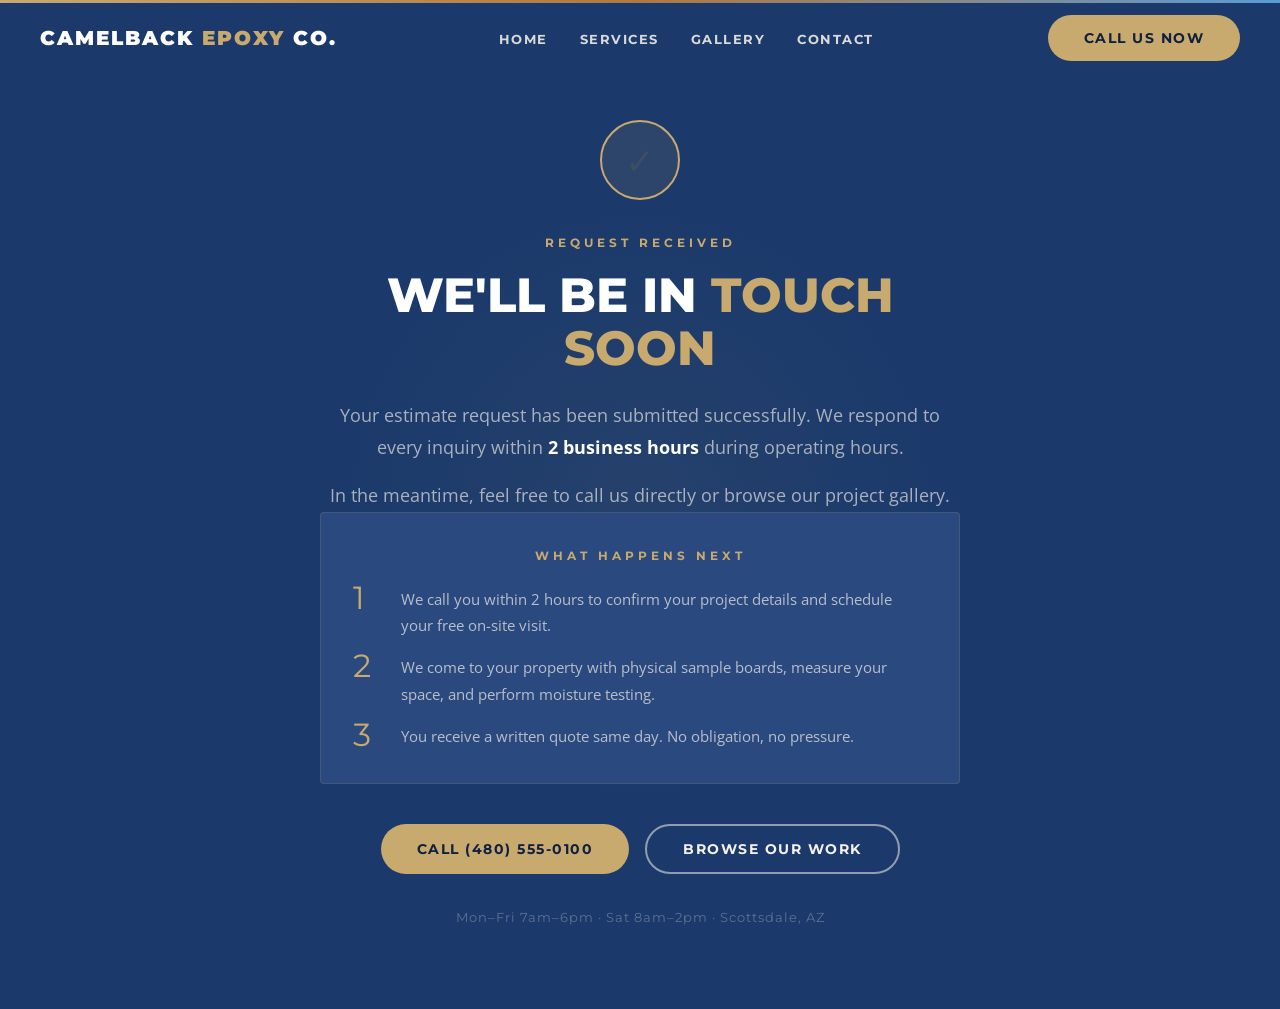
<file: thank-you.html>
<!DOCTYPE html>
<html lang="en">
<head>
  <meta charset="UTF-8"><meta name="viewport" content="width=device-width, initial-scale=1.0">
  <meta name="description" content="Thank you for contacting Camelback Epoxy Co. We'll be in touch within 2 hours.">
  <meta name="robots" content="noindex, nofollow">
  <title>Request Received | Camelback Epoxy Co.</title>
  <link rel="icon" type="image/svg+xml" href="images/favicon.svg">
  <link rel="stylesheet" href="css/style.css">
  <!-- GA4 conversion event fires on this page load -->
  <script>
    window.addEventListener('load', () => {
      if (typeof gtag !== 'undefined') {
        gtag('event', 'conversion', { event_category: 'lead', event_label: 'estimate_form_submit' });
      }
    });
  </script>
</head>
<body>
<nav class="nav scrolled" role="navigation" aria-label="Main navigation">
  <div class="nav__inner">
    <a href="index.html" class="nav__logo">CAMELBACK <span>EPOXY</span> CO.</a>
    <ul class="nav__links" role="list"><li><a href="index.html">Home</a></li><li><a href="services.html">Services</a></li><li><a href="gallery.html">Gallery</a></li><li><a href="contact.html">Contact</a></li></ul>
    <a href="tel:4805550100" class="btn btn--primary nav__cta">Call Us Now</a>
  </div>
</nav>

<section style="min-height:100vh;display:flex;align-items:center;justify-content:center;padding:120px 24px 80px;background:var(--charcoal);position:relative;overflow:hidden;">
  <div style="position:absolute;top:0;left:0;right:0;height:3px;background:linear-gradient(90deg,var(--sand),var(--copper),var(--sky));"></div>
  <div style="position:absolute;top:50%;left:50%;transform:translate(-50%,-50%);width:600px;height:600px;border-radius:50%;background:radial-gradient(circle,rgba(200,169,110,0.06) 0%,transparent 70%);pointer-events:none;"></div>
  <div style="text-align:center;position:relative;z-index:1;max-width:640px;">
    <div style="width:80px;height:80px;background:rgba(200,169,110,0.1);border:2px solid var(--sand);border-radius:50%;display:flex;align-items:center;justify-content:center;margin:0 auto 32px;font-size:36px;">✓</div>
    <p class="label mb-16">Request Received</p>
    <h1 class="display-md mb-24" style="color:var(--white);">We'll Be in <span class="text-sand">Touch Soon</span></h1>
    <p class="body-lg mb-16" style="color:rgba(245,240,232,0.65);">Your estimate request has been submitted successfully. We respond to every inquiry within <strong style="color:var(--white);">2 business hours</strong> during operating hours.</p>
    <p class="body-lg mb-40" style="color:rgba(245,240,232,0.65);">In the meantime, feel free to call us directly or browse our project gallery.</p>
    <div style="background:var(--iron);border-radius:4px;padding:32px;margin-bottom:40px;border:1px solid rgba(200,169,110,0.15);">
      <p class="label mb-16">What Happens Next</p>
      <div style="display:flex;flex-direction:column;gap:12px;text-align:left;">
        <div style="display:flex;gap:16px;align-items:flex-start;"><div style="font-family:var(--font-display);font-size:32px;color:var(--sand);line-height:1;width:32px;flex-shrink:0;">1</div><p style="font-size:15px;color:rgba(245,240,232,0.7);padding-top:4px;">We call you within 2 hours to confirm your project details and schedule your free on-site visit.</p></div>
        <div style="display:flex;gap:16px;align-items:flex-start;"><div style="font-family:var(--font-display);font-size:32px;color:var(--sand);line-height:1;width:32px;flex-shrink:0;">2</div><p style="font-size:15px;color:rgba(245,240,232,0.7);padding-top:4px;">We come to your property with physical sample boards, measure your space, and perform moisture testing.</p></div>
        <div style="display:flex;gap:16px;align-items:flex-start;"><div style="font-family:var(--font-display);font-size:32px;color:var(--sand);line-height:1;width:32px;flex-shrink:0;">3</div><p style="font-size:15px;color:rgba(245,240,232,0.7);padding-top:4px;">You receive a written quote same day. No obligation, no pressure.</p></div>
      </div>
    </div>
    <div class="btn-group" style="justify-content:center;">
      <a href="tel:4805550100" class="btn btn--primary">Call (480) 555-0100</a>
      <a href="gallery.html" class="btn btn--outline">Browse Our Work</a>
    </div>
    <p style="margin-top:32px;font-size:13px;color:rgba(245,240,232,0.3);font-family:var(--font-condensed);letter-spacing:1px;">Mon–Fri 7am–6pm · Sat 8am–2pm · Scottsdale, AZ</p>
  </div>
</section>

<script src="js/main.js"></script>
</body>
</html>
</file>
<file: css/style.css>
/* ============================================================
   CAMELBACK EPOXY CO. — style.css
   Light & Warm Professional Design · Navy + Gold
   ============================================================ */

@import url('https://fonts.googleapis.com/css2?family=Montserrat:wght@400;600;700;800;900&family=Open+Sans:ital,wght@0,400;0,600;0,700;1,400&display=swap');

/* ── Variables ── */
:root {
  /* Light backgrounds */
  --white:        #FFFFFF;
  --bg-warm:      #FAF8F4;
  --bg-cream:     #F5F0E8;
  --bg-card:      #F0ECE6;

  /* Navy palette */
  --navy-deep:    #0F2040;
  --navy:         #1B3A6B;
  --navy-mid:     #2A4A7F;
  --navy-light:   #3D6099;

  /* Gold accent */
  --sand:         #C8A96E;
  --sand-dark:    #B07840;
  --sand-bg:      #FBF5E8;
  --sand-border:  rgba(200,169,110,0.30);

  /* Light-background text */
  --text-head:    #1B3A6B;
  --text-body:    #3D4E5F;
  --text-muted:   #6B7A8D;

  /* Dark-background text */
  --cream:        #F5F0E8;

  /* Utility */
  --danger:       #D64045;
  --sky:          #5B9BD5;

  /* ── Legacy aliases so inline var() refs still resolve ── */
  --obsidian:     #0F2040;
  --charcoal:     #1B3A6B;   /* .section--charcoal bg  */
  --iron:         #2A4A7F;   /* inline background:var(--iron) card */
  --slate:        #6B7A8D;
  --copper:       #B07840;

  /* Typography */
  --font-display:   'Montserrat', sans-serif;
  --font-condensed: 'Montserrat', sans-serif;
  --font-body:      'Open Sans', sans-serif;

  /* Layout */
  --max-w:        1200px;
  --section-pad:  96px 0;
  --radius:       10px;
  --transition:   0.3s cubic-bezier(0.4, 0, 0.2, 1);
}

/* ── Reset ── */
*, *::before, *::after { box-sizing: border-box; margin: 0; padding: 0; }
html { scroll-behavior: smooth; font-size: 16px; }
body {
  background: var(--white);
  color: var(--text-body);
  font-family: var(--font-body);
  font-size: 18px;
  font-weight: 400;
  line-height: 1.75;
  overflow-x: hidden;
}
img { max-width: 100%; display: block; }
a { color: inherit; text-decoration: none; }
ul { list-style: none; }

/* ── Layout Utilities ── */
.container { max-width: var(--max-w); margin: 0 auto; padding: 0 24px; }

/* Default section = warm white */
.section            { padding: var(--section-pad); background: var(--white); }
.section--light     { background: var(--bg-warm); }

/* Dark navy sections — service cards, stats, areas */
.section--charcoal  { background: var(--navy); }
.section--iron      { background: var(--navy-mid); }

.grid-2 { display: grid; grid-template-columns: 1fr 1fr; gap: 32px; }
.grid-3 { display: grid; grid-template-columns: repeat(3, 1fr); gap: 32px; }
.grid-4 { display: grid; grid-template-columns: repeat(4, 1fr); gap: 24px; }
.flex { display: flex; }
.flex-center { display: flex; align-items: center; justify-content: center; }
.flex-between { display: flex; align-items: center; justify-content: space-between; }
.gap-16 { gap: 16px; }
.gap-24 { gap: 24px; }
.text-center { text-align: center; }
.fw-600 { font-weight: 600; }
.text-sand   { color: var(--sand); }
.text-sky    { color: var(--sky); }
.text-copper { color: var(--copper); }
.visually-hidden {
  position: absolute; width: 1px; height: 1px;
  overflow: hidden; clip: rect(0,0,0,0); white-space: nowrap;
}

.mt-8  { margin-top:  8px; }  .mb-8  { margin-bottom:  8px; }
.mt-16 { margin-top: 16px; }  .mb-16 { margin-bottom: 16px; }
.mt-24 { margin-top: 24px; }  .mb-24 { margin-bottom: 24px; }
.mt-32 { margin-top: 32px; }  .mb-32 { margin-bottom: 32px; }
.mt-40 { margin-top: 40px; }
.mt-48 { margin-top: 48px; }  .mb-48 { margin-bottom: 48px; }
.mt-64 { margin-top: 64px; }  .mb-64 { margin-bottom: 64px; }

/* ── INLINE STYLE OVERRIDES ────────────────────────────────────
   The HTML has inline style="color:rgba(245,240,232,0.65)" on a few
   body text elements — that cream color is invisible on white/light
   backgrounds. We override it only for light-background sections.
   Dark sections (.section--charcoal, .cta-section) keep cream text.
──────────────────────────────────────────────────────────────── */
.section:not(.section--charcoal):not(.section--iron):not(.cta-section) .body-lg,
.section:not(.section--charcoal):not(.section--iron):not(.cta-section) .section-header__body {
  color: var(--text-body) !important;
}
/* Restore cream for the dark CTA section (overrides rule above) */
.cta-section .body-lg,
.cta-section .section-header__body {
  color: rgba(245,240,232,0.80) !important;
}

/* ── Typography ── */
.display-xl {
  font-family: var(--font-display);
  font-size: clamp(48px, 8vw, 92px);
  font-weight: 900;
  line-height: 1.0;
  letter-spacing: -1px;
  text-transform: uppercase;
}
.display-lg {
  font-family: var(--font-display);
  font-size: clamp(38px, 6vw, 68px);
  font-weight: 900;
  line-height: 1.05;
  text-transform: uppercase;
}
.display-md {
  font-family: var(--font-display);
  font-size: clamp(28px, 4.5vw, 48px);
  font-weight: 800;
  line-height: 1.1;
  text-transform: uppercase;
}
.display-sm {
  font-family: var(--font-display);
  font-size: clamp(22px, 3.5vw, 34px);
  font-weight: 800;
  line-height: 1.15;
  text-transform: uppercase;
}
.label {
  font-family: var(--font-condensed);
  font-size: 12px;
  font-weight: 700;
  letter-spacing: 4px;
  text-transform: uppercase;
  color: var(--sand);
}
.body-lg { font-size: 18px; line-height: 1.8; font-weight: 400; }
.body-md { font-size: 16px; line-height: 1.7; }
.body-sm { font-size: 14px; line-height: 1.6; }

h1, h2, h3, h4, h5, h6 {
  font-family: var(--font-display);
  font-weight: 800;
  color: var(--text-head);
  line-height: 1.15;
}
/* Headings on dark sections stay cream */
.section--charcoal h1, .section--charcoal h2, .section--charcoal h3,
.section--iron h1,     .section--iron h2,     .section--iron h3,
.hero h1, .hero h2,    .footer h1, .footer h2, .footer h3,
.cta-section h1, .cta-section h2, .cta-section h3,
.page-hero h1, .page-hero h2 {
  color: var(--cream);
}

/* ── Buttons ── */
.btn {
  display: inline-flex;
  align-items: center;
  gap: 10px;
  font-family: var(--font-condensed);
  font-size: 14px;
  font-weight: 700;
  letter-spacing: 1.5px;
  text-transform: uppercase;
  padding: 16px 36px;
  border: none;
  cursor: pointer;
  transition: var(--transition);
  border-radius: 50px;
  white-space: nowrap;
  line-height: 1;
}
.btn--primary {
  background: var(--sand);
  color: var(--navy-deep);
}
.btn--primary:hover {
  background: var(--sand-dark);
  transform: translateY(-2px);
  box-shadow: 0 10px 32px rgba(200,169,110,0.40);
}
.btn--outline {
  background: transparent;
  color: var(--cream);
  border: 2px solid rgba(245,240,232,0.55);
}
.btn--outline:hover {
  border-color: var(--cream);
  background: rgba(245,240,232,0.10);
  transform: translateY(-2px);
}
.btn--outline-sand {
  background: transparent;
  color: var(--sand);
  border: 2px solid var(--sand);
}
.btn--outline-sand:hover {
  background: var(--sand);
  color: var(--navy-deep);
  transform: translateY(-2px);
  box-shadow: 0 8px 28px rgba(200,169,110,0.35);
}
.btn--dark {
  background: var(--navy-deep);
  color: var(--cream);
  border: 2px solid rgba(255,255,255,0.12);
}
.btn--dark:hover { border-color: var(--sand); color: var(--sand); transform: translateY(-2px); }
.btn-group { display: flex; gap: 16px; flex-wrap: wrap; }

/* On light sections, outline btn should use navy */
.section:not(.section--charcoal):not(.section--iron):not(.cta-section) .btn--outline {
  color: var(--navy);
  border-color: var(--navy);
}
.section:not(.section--charcoal):not(.section--iron):not(.cta-section) .btn--outline:hover {
  background: var(--navy);
  color: var(--white);
}

/* ── Navigation ── */
.nav {
  position: fixed;
  top: 0; left: 0; right: 0;
  z-index: 1000;
  padding: 0 24px;
  transition: background var(--transition), box-shadow var(--transition);
}
.nav.scrolled {
  background: #ffffff;
  box-shadow: 0 2px 20px rgba(15,32,64,0.10);
}
.nav__inner {
  max-width: var(--max-w);
  margin: 0 auto;
  height: 76px;
  display: flex;
  align-items: center;
  justify-content: space-between;
}
.nav__logo {
  font-family: var(--font-display);
  font-size: 20px;
  font-weight: 900;
  letter-spacing: 2px;
  text-transform: uppercase;
  color: var(--white);
  line-height: 1;
  transition: color var(--transition);
}
.nav__logo span { color: var(--sand); }
.nav.scrolled .nav__logo { color: var(--navy); }

.nav__links { display: flex; align-items: center; gap: 32px; }
.nav__links a {
  font-family: var(--font-condensed);
  font-size: 13px;
  font-weight: 700;
  letter-spacing: 1.5px;
  text-transform: uppercase;
  color: rgba(245,240,232,0.88);
  transition: color var(--transition);
  position: relative;
}
.nav.scrolled .nav__links a { color: var(--navy); }
.nav__links a::after {
  content: '';
  position: absolute;
  bottom: -4px; left: 0; right: 0;
  height: 2px;
  background: var(--sand);
  transform: scaleX(0);
  transition: transform var(--transition);
  transform-origin: left;
}
.nav__links a:hover,
.nav__links a.active { color: var(--sand); }
.nav.scrolled .nav__links a:hover,
.nav.scrolled .nav__links a.active { color: var(--sand-dark); }
.nav__links a:hover::after,
.nav__links a.active::after { transform: scaleX(1); }

.nav__cta { margin-left: 12px; }

.nav__hamburger {
  display: none;
  flex-direction: column;
  gap: 5px;
  cursor: pointer;
  padding: 8px;
  background: none;
  border: none;
}
.nav__hamburger span {
  display: block;
  width: 24px;
  height: 2px;
  background: var(--cream);
  transition: var(--transition);
  border-radius: 2px;
}
.nav.scrolled .nav__hamburger span { background: var(--navy); }
.nav__hamburger.open span:nth-child(1) { transform: rotate(45deg) translate(5px, 5px); }
.nav__hamburger.open span:nth-child(2) { opacity: 0; transform: scaleX(0); }
.nav__hamburger.open span:nth-child(3) { transform: rotate(-45deg) translate(5px, -5px); }

.nav__mobile {
  display: none;
  position: fixed;
  top: 76px; left: 0; right: 0; bottom: 0;
  background: var(--navy-deep);
  flex-direction: column;
  align-items: center;
  justify-content: center;
  gap: 28px;
  z-index: 999;
  border-top: 3px solid var(--sand);
}
.nav__mobile.open { display: flex; }
.nav__mobile a {
  font-family: var(--font-display);
  font-size: 26px;
  font-weight: 900;
  letter-spacing: 2px;
  text-transform: uppercase;
  color: var(--cream);
  transition: color var(--transition);
}
.nav__mobile a:hover { color: var(--sand); }
.nav__mobile .btn--primary {
  font-size: 16px;
  padding: 18px 48px;
  margin-top: 8px;
}

/* ── Hero ── */
.hero {
  position: relative;
  min-height: 100vh;
  display: flex;
  align-items: center;
  overflow: hidden;
  background: var(--navy-deep);
}
.hero__bg {
  position: absolute;
  inset: 0;
  background:
    linear-gradient(140deg, rgba(15,32,64,0.95) 0%, rgba(27,58,107,0.80) 50%, rgba(15,32,64,0.93) 100%),
    url('../images/hero-floor.jpg') center / cover no-repeat;
}
.hero__bg::after {
  content: '';
  position: absolute;
  inset: 0;
  background:
    radial-gradient(ellipse 65% 75% at 90% 45%, rgba(200,169,110,0.15) 0%, transparent 65%),
    radial-gradient(ellipse 40% 55% at 10% 85%, rgba(176,120,64,0.10) 0%, transparent 60%);
}
.hero__bg::before {
  content: '';
  position: absolute;
  inset: 0;
  z-index: 1;
  opacity: 0.04;
  background-image: url("data:image/svg+xml,%3Csvg viewBox='0 0 256 256' xmlns='http://www.w3.org/2000/svg'%3E%3Cfilter id='n'%3E%3CfeTurbulence type='fractalNoise' baseFrequency='0.85' numOctaves='4' stitchTiles='stitch'/%3E%3C/filter%3E%3Crect width='100%25' height='100%25' filter='url(%23n)'/%3E%3C/svg%3E");
  background-size: 200px 200px;
}
.hero__content {
  position: relative;
  z-index: 2;
  padding: 148px 24px 108px;
  max-width: var(--max-w);
  margin: 0 auto;
  width: 100%;
}
.hero__eyebrow {
  display: inline-flex;
  align-items: center;
  gap: 14px;
  margin-bottom: 28px;
  animation: fadeUp 0.8s ease both;
}
.hero__eyebrow::before {
  content: '';
  display: block;
  width: 40px;
  height: 2px;
  background: var(--sand);
  flex-shrink: 0;
}
.hero__eyebrow .label { color: var(--sand); }

.hero__title {
  font-family: var(--font-display);
  font-size: clamp(52px, 9vw, 106px);
  font-weight: 900;
  line-height: 0.95;
  letter-spacing: -1px;
  text-transform: uppercase;
  color: var(--white);
  max-width: 860px;
  animation: fadeUp 0.8s 0.1s ease both;
}
.hero__title .accent { color: var(--sand); display: block; }

.hero__subtitle {
  margin-top: 28px;
  font-size: clamp(16px, 2vw, 20px);
  font-weight: 400;
  color: rgba(245,240,232,0.82);
  max-width: 560px;
  line-height: 1.8;
  animation: fadeUp 0.8s 0.2s ease both;
}
.hero__actions { margin-top: 44px; animation: fadeUp 0.8s 0.3s ease both; }

.hero__badges {
  display: flex;
  gap: 12px;
  margin-top: 52px;
  flex-wrap: wrap;
  animation: fadeUp 0.8s 0.4s ease both;
}
.hero__badge {
  display: flex;
  align-items: center;
  gap: 10px;
  background: rgba(15,32,64,0.55);
  border: 1px solid var(--sand-border);
  border-radius: 50px;
  padding: 10px 18px;
  backdrop-filter: blur(8px);
}
.hero__badge-icon {
  color: var(--sand);
  font-size: 14px;
  flex-shrink: 0;
  line-height: 1;
}
.hero__badge-text {
  font-family: var(--font-condensed);
  font-size: 12px;
  font-weight: 700;
  letter-spacing: 0.5px;
  color: rgba(245,240,232,0.92);
  text-transform: uppercase;
  white-space: nowrap;
}
.hero__scroll {
  position: absolute;
  bottom: 40px;
  left: 50%;
  transform: translateX(-50%);
  z-index: 2;
  display: flex;
  flex-direction: column;
  align-items: center;
  gap: 8px;
  color: rgba(245,240,232,0.40);
  font-family: var(--font-condensed);
  font-size: 10px;
  letter-spacing: 3px;
  text-transform: uppercase;
  animation: fadeIn 1s 1.2s ease both;
}
.hero__scroll-line {
  width: 1px;
  height: 48px;
  background: linear-gradient(to bottom, var(--sand), transparent);
  animation: scrollPulse 2.2s ease-in-out infinite;
}

/* ── Trust Bar ── */
.trust-bar {
  background: var(--sand);
  padding: 16px 24px;
  position: relative;
  z-index: 10;
}
.trust-bar__inner {
  max-width: var(--max-w);
  margin: 0 auto;
  display: flex;
  align-items: center;
  justify-content: center;
  gap: 40px;
  flex-wrap: wrap;
}
.trust-bar__item {
  font-family: var(--font-condensed);
  font-size: 12px;
  font-weight: 700;
  letter-spacing: 1.5px;
  text-transform: uppercase;
  color: var(--navy-deep);
  display: flex;
  align-items: center;
  gap: 8px;
}
.trust-bar__item svg { flex-shrink: 0; }
.trust-bar__divider {
  width: 1px;
  height: 18px;
  background: rgba(15,32,64,0.22);
}

/* ── Section Header ── */
.section-header { margin-bottom: 60px; }
.section-header--center { text-align: center; }
.section-header--center .section-header__body { margin: 16px auto 0; max-width: 600px; }
.section-header__body { margin-top: 16px; max-width: 640px; }

/* On dark sections, section-header body text = cream */
.section--charcoal .section-header__body,
.section--iron .section-header__body {
  color: rgba(245,240,232,0.72);
}
/* On light sections - handled by the !important override above */

/* ── Service Cards ── */
/* These live inside .section--charcoal (navy bg) */
.service-card {
  background: #FFFFFF;
  border: 1px solid rgba(200,169,110,0.25);
  border-radius: var(--radius);
  padding: 40px 32px;
  transition: var(--transition);
  position: relative;
  overflow: hidden;
}
.service-card::before {
  content: '';
  position: absolute;
  top: 0; left: 0; right: 0;
  height: 3px;
  background: linear-gradient(90deg, var(--sand), var(--sand-dark));
  transform: scaleX(0);
  transform-origin: left;
  transition: transform 0.35s ease;
}
.service-card:hover {
  border-color: var(--sand);
  transform: translateY(-6px);
  box-shadow: 0 20px 48px rgba(15,32,64,0.15);
  background: #FFFFFF;
}
.service-card__icon {
  width: 56px;
  height: 56px;
  background: rgba(200,169,110,0.14);
  border: 1px solid var(--sand-border);
  border-radius: var(--radius);
  display: flex;
  align-items: center;
  justify-content: center;
  margin-bottom: 24px;
  font-size: 24px;
  line-height: 1;
}
.service-card__title {
  font-family: var(--font-display);
  font-size: 19px;
  font-weight: 800;
  text-transform: uppercase;
  letter-spacing: 0.3px;
  margin-bottom: 12px;
  color: var(--sand);
}
.service-card__body {
  font-size: 15px;
  color: var(--text-body);
  line-height: 1.75;
}
.service-card__price {
  margin-top: 20px;
  font-family: var(--font-condensed);
  font-size: 13px;
  font-weight: 700;
  letter-spacing: 1px;
  color: var(--sand);
}
.service-card__link {
  display: inline-flex;
  align-items: center;
  gap: 6px;
  margin-top: 20px;
  font-family: var(--font-condensed);
  font-size: 12px;
  font-weight: 700;
  letter-spacing: 2px;
  text-transform: uppercase;
  color: var(--sand);
  transition: gap var(--transition);
}
.service-card__link:hover { gap: 12px; }

/* ── Stats Bar ── */
/* .stats-bar is inside .section--charcoal (navy) */
.stats-bar { padding: 72px 0; }
.stats-grid {
  display: grid;
  grid-template-columns: repeat(4, 1fr);
  gap: 2px;
  background: rgba(255,255,255,0.08);
  border-radius: var(--radius);
  overflow: hidden;
}
.stat-item {
  background: rgba(255,255,255,0.04);
  padding: 52px 24px;
  text-align: center;
  transition: background var(--transition);
}
.stat-item:hover { background: rgba(200,169,110,0.10); }
.stat-item__number {
  font-family: var(--font-display);
  font-size: 64px;
  font-weight: 900;
  line-height: 1;
  color: var(--sand);
  letter-spacing: -1px;
}
.stat-item__label {
  margin-top: 10px;
  font-family: var(--font-condensed);
  font-size: 12px;
  font-weight: 700;
  letter-spacing: 2.5px;
  text-transform: uppercase;
  color: rgba(245,240,232,0.52);
}

/* ── Process Steps ── */
/* The process panel uses inline background:var(--iron) — a navy card on the
   white "Why Camelback" section, giving it a great dark-panel contrast. */
.process-step {
  display: flex;
  gap: 24px;
  padding: 32px 0;
  border-bottom: 1px solid rgba(255,255,255,0.08);
  transition: var(--transition);
}
.process-step:last-child { border-bottom: none; padding-bottom: 0; }
.process-step:first-child { padding-top: 0; }
.process-step:hover .process-step__num {
  color: var(--sand);
  border-color: var(--sand);
  background: rgba(200,169,110,0.12);
}
.process-step__num {
  font-family: var(--font-display);
  font-size: 36px;
  font-weight: 900;
  line-height: 1;
  color: rgba(200,169,110,0.35);
  border: 2px solid rgba(200,169,110,0.22);
  width: 68px;
  height: 68px;
  display: flex;
  align-items: center;
  justify-content: center;
  flex-shrink: 0;
  transition: var(--transition);
  border-radius: var(--radius);
}
.process-step__content { flex: 1; padding-top: 4px; }
.process-step__title {
  font-family: var(--font-display);
  font-size: 17px;
  font-weight: 800;
  text-transform: uppercase;
  color: var(--white);
  margin-bottom: 6px;
}
.process-step__body {
  font-size: 14px;
  color: rgba(245,240,232,0.65);
  line-height: 1.7;
}

/* ── Testimonials ── */
/* .testimonial-card on a white .section background */
.testimonial-card {
  background: var(--bg-card);
  border-radius: var(--radius);
  padding: 36px;
  border-left: 4px solid var(--sand);
  box-shadow: 0 4px 24px rgba(15,32,64,0.08);
  transition: transform var(--transition), box-shadow var(--transition);
}
.testimonial-card:hover {
  transform: translateY(-4px);
  box-shadow: 0 16px 48px rgba(15,32,64,0.14);
}
.testimonial-card__stars {
  display: flex;
  gap: 3px;
  color: var(--sand);
  font-size: 18px;
  margin-bottom: 16px;
  letter-spacing: 2px;
}
.testimonial-card__quote {
  font-size: 15px;
  font-style: italic;
  font-weight: 400;
  line-height: 1.85;
  color: var(--text-body);
  margin-bottom: 24px;
}
.testimonial-card__author {
  display: flex;
  align-items: center;
  gap: 14px;
}
.testimonial-card__avatar {
  width: 48px;
  height: 48px;
  border-radius: 50%;
  background: linear-gradient(135deg, var(--sand), var(--sand-dark));
  display: flex;
  align-items: center;
  justify-content: center;
  font-family: var(--font-condensed);
  font-weight: 700;
  font-size: 16px;
  color: var(--navy-deep);
  flex-shrink: 0;
}
.testimonial-card__name {
  font-family: var(--font-condensed);
  font-size: 15px;
  font-weight: 700;
  color: var(--text-head);
  letter-spacing: 0.3px;
}
.testimonial-card__location {
  font-size: 13px;
  color: var(--text-muted);
  margin-top: 2px;
}

/* ── Gallery Grid ── */
.gallery-grid {
  display: grid;
  grid-template-columns: repeat(3, 1fr);
  gap: 6px;
  border-radius: var(--radius);
  overflow: hidden;
}
.gallery-item {
  position: relative;
  aspect-ratio: 4 / 3;
  overflow: hidden;
  cursor: pointer;
  background: var(--navy-mid);
}
.gallery-item__img { width: 100%; height: 100%; object-fit: cover; transition: transform 0.5s ease; }
.gallery-item:hover .gallery-item__img { transform: scale(1.06); }
.gallery-item__overlay {
  position: absolute;
  inset: 0;
  background: linear-gradient(to top, rgba(15,32,64,0.92) 0%, transparent 55%);
  display: flex;
  align-items: flex-end;
  padding: 20px;
  opacity: 0;
  transition: opacity var(--transition);
}
.gallery-item:hover .gallery-item__overlay { opacity: 1; }
.gallery-item__label {
  font-family: var(--font-condensed);
  font-size: 13px;
  font-weight: 700;
  letter-spacing: 1.5px;
  text-transform: uppercase;
  color: var(--white);
}
/* Epoxy floor color simulations */
.gallery-item--epoxy-1 { background: linear-gradient(135deg,#2a2218 0%,#1a1508 30%,#3d300d 60%,#2a1f06 100%); }
.gallery-item--epoxy-2 { background: linear-gradient(135deg,#0f1a32 0%,#162240 40%,#0d2e55 70%,#3d2865 100%); }
.gallery-item--epoxy-3 { background: linear-gradient(135deg,#c8936b 0%,#b8815a 30%,#987050 60%,#7a5840 100%); }
.gallery-item--epoxy-4 { background: linear-gradient(135deg,#0f200f 0%,#1e3a1e 40%,#2a4a2a 70%,#376037 100%); }
.gallery-item--epoxy-5 { background: linear-gradient(135deg,#1a1a2a 0%,#111128 30%,#080818 60%,#1e1e3a 100%); }
.gallery-item--epoxy-6 { background: linear-gradient(135deg,#2e1e0e 0%,#3e2e1e 30%,#4e3e2e 60%,#5e4e3e 100%); }
.gallery-item::after {
  content: '';
  position: absolute;
  inset: 0;
  background: repeating-linear-gradient(
    45deg, transparent, transparent 3px,
    rgba(255,255,255,0.012) 3px, rgba(255,255,255,0.012) 6px
  );
  pointer-events: none;
}

/* Gallery masonry / card (gallery.html) */
.gallery-masonry { display: grid; grid-template-columns: repeat(3,1fr); gap: 20px; }
.gallery-card {
  border-radius: var(--radius);
  overflow: hidden;
  background: var(--bg-warm);
  border: 1px solid rgba(200,169,110,0.18);
  transition: var(--transition);
  box-shadow: 0 2px 12px rgba(15,32,64,0.07);
}
.gallery-card:hover { transform: translateY(-4px); box-shadow: 0 16px 40px rgba(15,32,64,0.14); }
.gallery-card__floor { height: 220px; background: var(--navy-mid); }
.gallery-card__info { padding: 20px 24px; }
.gallery-card__title {
  font-family: var(--font-display);
  font-size: 16px;
  font-weight: 800;
  text-transform: uppercase;
  color: var(--text-head);
  margin-bottom: 6px;
}
.gallery-card__tag {
  font-family: var(--font-condensed);
  font-size: 11px;
  font-weight: 700;
  letter-spacing: 2px;
  text-transform: uppercase;
  color: var(--sand);
}

/* Filter bar (gallery.html) */
.filter-bar { display: flex; gap: 10px; flex-wrap: wrap; margin-bottom: 40px; }
.filter-btn {
  font-family: var(--font-condensed);
  font-size: 12px;
  font-weight: 700;
  letter-spacing: 1.5px;
  text-transform: uppercase;
  padding: 10px 22px;
  border-radius: 50px;
  border: 1px solid var(--sand-border);
  background: transparent;
  color: var(--text-muted);
  cursor: pointer;
  transition: var(--transition);
}
.filter-btn:hover,
.filter-btn.active { background: var(--sand); border-color: var(--sand); color: var(--navy-deep); }

/* ── CTA / Lead Capture Section ── */
.cta-section {
  background: linear-gradient(140deg, var(--navy-deep) 0%, var(--navy) 100%);
  position: relative;
  overflow: hidden;
}
.cta-section::before {
  content: '';
  position: absolute;
  top: -40%; right: -15%;
  width: 600px; height: 600px;
  border-radius: 50%;
  background: radial-gradient(circle, rgba(200,169,110,0.10) 0%, transparent 68%);
  pointer-events: none;
}
.cta-section .container { position: relative; z-index: 1; }

/* ── Lead Form ── */
.lead-form {
  background: rgba(255,255,255,0.06);
  border: 1px solid var(--sand-border);
  border-radius: var(--radius);
  padding: 44px 40px;
}
.form-group { margin-bottom: 20px; }
.form-label {
  display: block;
  font-family: var(--font-condensed);
  font-size: 11px;
  font-weight: 700;
  letter-spacing: 2px;
  text-transform: uppercase;
  color: var(--sand);
  margin-bottom: 8px;
}
.form-label--dark { color: var(--text-muted); }
.form-input,
.form-select,
.form-textarea {
  width: 100%;
  padding: 14px 18px;
  background: rgba(15,32,64,0.55);
  border: 1px solid rgba(255,255,255,0.12);
  border-radius: 8px;
  color: var(--cream);
  font-family: var(--font-body);
  font-size: 16px;
  line-height: 1.5;
  transition: border-color var(--transition), box-shadow var(--transition);
  appearance: none;
}
.form-input::placeholder,
.form-textarea::placeholder { color: rgba(245,240,232,0.32); }
.form-input:focus,
.form-select:focus,
.form-textarea:focus {
  outline: none;
  border-color: var(--sand);
  box-shadow: 0 0 0 3px rgba(200,169,110,0.18);
}
.form-input--light,
.form-select--light,
.form-textarea--light {
  background: #FAF7F2;
  border-color: rgba(0,0,0,0.12);
  color: var(--navy-deep);
}
.form-select option { background: var(--navy); color: var(--cream); }
.form-textarea { resize: vertical; min-height: 100px; }
.form-row { display: grid; grid-template-columns: 1fr 1fr; gap: 20px; }
.form-disclaimer { font-size: 12px; color: rgba(245,240,232,0.40); line-height: 1.6; }

/* ── FAQ Accordion ── */
.faq-item { border-bottom: 1px solid rgba(15,32,64,0.10); }
.faq-item:first-child { border-top: 1px solid rgba(15,32,64,0.10); }
/* Dark-section FAQ */
.section--charcoal .faq-item,
.section--iron .faq-item { border-color: rgba(255,255,255,0.07); }
.section--charcoal .faq-item:first-child,
.section--iron .faq-item:first-child { border-color: rgba(255,255,255,0.07); }

.faq-question {
  display: flex;
  align-items: center;
  justify-content: space-between;
  padding: 24px 0;
  cursor: pointer;
  font-family: var(--font-condensed);
  font-size: 18px;
  font-weight: 700;
  letter-spacing: 0.3px;
  color: var(--text-head);
  transition: color var(--transition);
  background: none;
  border: none;
  width: 100%;
  text-align: left;
  gap: 16px;
}
.section--charcoal .faq-question,
.section--iron .faq-question { color: var(--cream); }
.faq-question:hover,
.faq-question.open { color: var(--sand); }
.faq-icon {
  width: 28px;
  height: 28px;
  border: 1.5px solid var(--sand-border);
  border-radius: 50%;
  display: flex;
  align-items: center;
  justify-content: center;
  flex-shrink: 0;
  font-size: 18px;
  color: var(--sand);
  transition: transform var(--transition), background var(--transition);
  line-height: 1;
}
.faq-question.open .faq-icon {
  transform: rotate(45deg);
  background: var(--sand-bg);
}
.faq-answer {
  display: none;
  padding: 0 0 28px;
  font-size: 16px;
  color: var(--text-body);
  line-height: 1.8;
  max-width: 740px;
}
.section--charcoal .faq-answer,
.section--iron .faq-answer { color: rgba(245,240,232,0.70); }
.faq-answer.open { display: block; }

/* ── Area Tags ── */
.area-tags { display: flex; flex-wrap: wrap; gap: 10px; }
.area-tag {
  background: rgba(255,255,255,0.07);
  border: 1px solid var(--sand-border);
  border-radius: 50px;
  padding: 9px 22px;
  font-family: var(--font-condensed);
  font-size: 13px;
  font-weight: 700;
  letter-spacing: 1px;
  text-transform: uppercase;
  color: rgba(245,240,232,0.75);
  transition: var(--transition);
}
.area-tag:hover { border-color: var(--sand); color: var(--sand); background: rgba(200,169,110,0.12); }
.area-tag--active { border-color: var(--sand); color: var(--sand); background: rgba(200,169,110,0.12); }

/* ── Feature List ── */
.feature-list { display: flex; flex-direction: column; gap: 18px; }
.feature-item { display: flex; align-items: flex-start; gap: 16px; }
.feature-icon {
  width: 28px;
  height: 28px;
  background: var(--sand-bg);
  border-radius: 50%;
  display: flex;
  align-items: center;
  justify-content: center;
  color: var(--sand-dark);
  flex-shrink: 0;
  margin-top: 2px;
  font-size: 13px;
  font-weight: 700;
  border: 1px solid var(--sand-border);
}
/* On dark sections, feature icon bg switches */
.section--charcoal .feature-icon,
.section--iron .feature-icon,
.cta-section .feature-icon {
  background: rgba(200,169,110,0.14);
  color: var(--sand);
}
.feature-text { font-size: 16px; color: var(--text-body); line-height: 1.65; }
.feature-text strong { color: var(--text-head); font-weight: 700; }
.section--charcoal .feature-text,
.section--iron .feature-text,
.cta-section .feature-text { color: rgba(245,240,232,0.78); }
.section--charcoal .feature-text strong,
.section--iron .feature-text strong,
.cta-section .feature-text strong { color: var(--white); }

/* ── Pricing Cards ── */
.pricing-card {
  background: var(--bg-warm);
  border: 1px solid rgba(15,32,64,0.10);
  border-radius: var(--radius);
  padding: 40px 32px;
  position: relative;
  transition: var(--transition);
  box-shadow: 0 2px 16px rgba(15,32,64,0.06);
}
.pricing-card--featured {
  border-color: var(--sand);
  background: linear-gradient(160deg, var(--white) 0%, var(--sand-bg) 100%);
}
.pricing-card:hover { transform: translateY(-5px); box-shadow: 0 20px 48px rgba(15,32,64,0.12); }
.pricing-card__badge {
  position: absolute;
  top: -13px; left: 50%;
  transform: translateX(-50%);
  background: var(--sand);
  color: var(--navy-deep);
  font-family: var(--font-condensed);
  font-size: 11px;
  font-weight: 700;
  letter-spacing: 2px;
  text-transform: uppercase;
  padding: 4px 18px;
  border-radius: 50px;
  white-space: nowrap;
}
.pricing-card__name {
  font-family: var(--font-condensed);
  font-size: 13px;
  font-weight: 700;
  letter-spacing: 3px;
  text-transform: uppercase;
  color: var(--sand-dark);
  margin-bottom: 10px;
}
.pricing-card__price {
  font-family: var(--font-display);
  font-size: 52px;
  font-weight: 900;
  line-height: 1;
  color: var(--navy);
  margin-bottom: 4px;
}
.pricing-card__price-note { font-size: 13px; color: var(--text-muted); }
.pricing-card__divider { height: 1px; background: rgba(15,32,64,0.08); margin: 24px 0; }
.pricing-card__features { display: flex; flex-direction: column; gap: 12px; margin-bottom: 32px; }
.pricing-card__feature {
  display: flex;
  align-items: center;
  gap: 10px;
  font-size: 14px;
  color: var(--text-body);
}
.pricing-card__feature::before { content: '✓'; color: var(--sand-dark); font-weight: 700; flex-shrink: 0; }

/* ── Page Hero (inner pages) ── */
.page-hero {
  padding: 180px 24px 120px;
  min-height: 520px;
  background: var(--navy);
  position: relative;
  overflow: hidden;
}
.page-hero::before {
  content: '';
  position: absolute;
  top: 0; left: 0; right: 0;
  height: 3px;
  background: linear-gradient(90deg, var(--sand), var(--sand-dark), var(--sky));
}
.page-hero::after {
  content: '';
  position: absolute;
  bottom: -1px; left: 0; right: 0;
  height: 60px;
  background: linear-gradient(to bottom, transparent, var(--navy));
}
.page-hero__inner { max-width: var(--max-w); margin: 0 auto; }
.page-hero__breadcrumb {
  display: flex;
  align-items: center;
  gap: 8px;
  font-family: var(--font-condensed);
  font-size: 12px;
  font-weight: 700;
  letter-spacing: 1.5px;
  text-transform: uppercase;
  color: rgba(245,240,232,0.45);
  margin-bottom: 20px;
  flex-wrap: wrap;
}
.page-hero__breadcrumb a:hover { color: var(--sand); }
.page-hero__breadcrumb span { color: var(--sand); }

/* ── Breadcrumb ── */
.breadcrumb {
  display: flex;
  align-items: center;
  gap: 8px;
  font-family: var(--font-condensed);
  font-size: 12px;
  font-weight: 700;
  letter-spacing: 1.5px;
  text-transform: uppercase;
  flex-wrap: wrap;
}
.breadcrumb a { color: rgba(245,240,232,0.40); transition: color var(--transition); }
.breadcrumb a:hover { color: var(--sand); }
.breadcrumb span { color: var(--sand); }
.breadcrumb__sep { color: rgba(245,240,232,0.20); }

/* ── Area Map ── */
.area-map {
  background: var(--bg-warm);
  border-radius: var(--radius);
  height: 400px;
  position: relative;
  overflow: hidden;
  display: flex;
  align-items: center;
  justify-content: center;
  border: 1px solid var(--sand-border);
  box-shadow: 0 4px 24px rgba(15,32,64,0.08);
}
.area-map__placeholder { text-align: center; z-index: 2; position: relative; }
.area-map::before {
  content: '';
  position: absolute;
  inset: 0;
  background:
    radial-gradient(ellipse 60% 60% at 50% 50%, rgba(200,169,110,0.08) 0%, transparent 70%),
    repeating-linear-gradient(0deg, transparent, transparent 40px, rgba(15,32,64,0.04) 40px, rgba(15,32,64,0.04) 41px),
    repeating-linear-gradient(90deg, transparent, transparent 40px, rgba(15,32,64,0.04) 40px, rgba(15,32,64,0.04) 41px);
}

/* ── Footer ── */
.footer {
  background: var(--navy-deep);
  border-top: 3px solid var(--sand);
}
.footer__main {
  padding: 80px 24px;
  max-width: var(--max-w);
  margin: 0 auto;
  display: grid;
  grid-template-columns: 2fr 1fr 1fr 1fr;
  gap: 48px;
}
.footer__brand .nav__logo {
  font-size: 24px;
  margin-bottom: 18px;
  display: block;
  color: var(--white);
}
.footer__brand .nav__logo span { color: var(--sand); }
.footer__brand p { font-size: 14px; color: rgba(245,240,232,0.52); line-height: 1.75; max-width: 280px; }
.footer__heading {
  font-family: var(--font-condensed);
  font-size: 11px;
  font-weight: 700;
  letter-spacing: 3px;
  text-transform: uppercase;
  color: var(--sand);
  margin-bottom: 20px;
}
.footer__links { display: flex; flex-direction: column; gap: 10px; }
.footer__links a { font-size: 14px; color: rgba(245,240,232,0.55); transition: color var(--transition); }
.footer__links a:hover { color: var(--sand); }
.footer__contact-item {
  display: flex;
  align-items: center;
  gap: 10px;
  font-size: 14px;
  color: rgba(245,240,232,0.55);
  margin-bottom: 12px;
}
.footer__contact-item svg { color: var(--sand); flex-shrink: 0; }
.footer__contact-item a:hover { color: var(--sand); }
.footer__bottom {
  padding: 24px;
  border-top: 1px solid rgba(255,255,255,0.07);
  max-width: var(--max-w);
  margin: 0 auto;
  display: flex;
  align-items: center;
  justify-content: space-between;
  flex-wrap: wrap;
  gap: 16px;
}
.footer__copy { font-size: 13px; color: rgba(245,240,232,0.30); }
.footer__legal { display: flex; gap: 24px; }
.footer__legal a { font-size: 13px; color: rgba(245,240,232,0.30); transition: color var(--transition); }
.footer__legal a:hover { color: var(--sand); }

/* ── Sticky CTA (mobile phone button) ── */
.sticky-cta {
  position: fixed;
  bottom: 24px;
  right: 24px;
  z-index: 900;
}
.sticky-cta__phone {
  background: var(--sand);
  color: var(--navy-deep);
  padding: 15px 28px;
  border-radius: 50px;
  font-family: var(--font-condensed);
  font-size: 14px;
  font-weight: 700;
  letter-spacing: 1px;
  display: flex;
  align-items: center;
  gap: 10px;
  box-shadow: 0 8px 28px rgba(200,169,110,0.50);
  transition: var(--transition);
  text-decoration: none;
  white-space: nowrap;
}
.sticky-cta__phone:hover {
  background: var(--sand-dark);
  transform: translateY(-3px);
  box-shadow: 0 14px 40px rgba(200,169,110,0.55);
}

/* ── Sitemap ── */
.sitemap-section { margin-bottom: 48px; }
.sitemap-title {
  font-family: var(--font-condensed);
  font-size: 13px;
  font-weight: 700;
  letter-spacing: 3px;
  text-transform: uppercase;
  color: var(--sand);
  margin-bottom: 18px;
  display: flex;
  align-items: center;
  gap: 12px;
}
.sitemap-title::after { content: ''; flex: 1; height: 1px; background: rgba(15,32,64,0.10); }
.sitemap-links { display: flex; flex-direction: column; gap: 8px; }
.sitemap-link {
  display: flex;
  align-items: center;
  gap: 8px;
  font-size: 15px;
  color: var(--text-body);
  transition: color var(--transition);
}
.sitemap-link:hover { color: var(--sand-dark); }
.sitemap-link::before { content: '→'; font-size: 12px; color: var(--sand); transition: transform var(--transition); }
.sitemap-link:hover::before { transform: translateX(4px); }

/* ── Animations ── */
@keyframes fadeUp {
  from { opacity: 0; transform: translateY(28px); }
  to   { opacity: 1; transform: translateY(0); }
}
@keyframes fadeIn {
  from { opacity: 0; }
  to   { opacity: 1; }
}
@keyframes scrollPulse {
  0%, 100% { opacity: 0.35; transform: scaleY(1); }
  50%       { opacity: 1;    transform: scaleY(1.35); }
}
.reveal {
  opacity: 0;
  transform: translateY(22px);
  transition: opacity 0.7s ease, transform 0.7s ease;
}
.reveal.visible { opacity: 1; transform: translateY(0); }
.reveal-delay-1 { transition-delay: 0.10s; }
.reveal-delay-2 { transition-delay: 0.20s; }
.reveal-delay-3 { transition-delay: 0.30s; }
.reveal-delay-4 { transition-delay: 0.40s; }

/* ── Responsive ── */
@media (max-width: 1024px) {
  .grid-4          { grid-template-columns: repeat(2, 1fr); }
  .stats-grid      { grid-template-columns: repeat(2, 1fr); }
  .footer__main    { grid-template-columns: 1fr 1fr; gap: 40px; }
  .gallery-masonry { grid-template-columns: repeat(2, 1fr); }
}

@media (max-width: 768px) {
  :root { --section-pad: 64px 0; }
  .grid-2, .grid-3         { grid-template-columns: 1fr; }
  .grid-4                  { grid-template-columns: 1fr 1fr; }
  .stats-grid              { grid-template-columns: 1fr 1fr; }
  .stat-item               { padding: 40px 16px; }
  .stat-item__number       { font-size: 48px; }
  .nav__links, .nav__cta   { display: none; }
  .nav__hamburger          { display: flex; }
  .trust-bar__inner        { gap: 18px; }
  .trust-bar__divider      { display: none; }
  .lead-form               { padding: 32px 24px; }
  .form-row                { grid-template-columns: 1fr; }
  .footer__main            { grid-template-columns: 1fr; gap: 36px; }
  .gallery-grid            { grid-template-columns: repeat(2, 1fr); }
  .gallery-masonry         { grid-template-columns: 1fr; }
  .hero__badges            { gap: 8px; }
  .hero__badge-text        { font-size: 11px; }
  .btn-group               { flex-direction: column; align-items: flex-start; }
  .btn-group .btn          { justify-content: center; text-align: center; }
  .sticky-cta__phone       { font-size: 13px; padding: 13px 20px; }
}

@media (max-width: 480px) {
  .hero__content  { padding: 124px 20px 80px; }
  .hero__title    { font-size: clamp(42px, 14vw, 68px); }
  .grid-4         { grid-template-columns: 1fr; }
  .gallery-grid   { grid-template-columns: 1fr; }
  .stats-grid     { grid-template-columns: 1fr 1fr; }
  .page-hero      { padding: 140px 20px 60px; }
  .lead-form      { padding: 28px 18px; }
  .footer__main   { padding: 56px 20px; }
}
</file>
